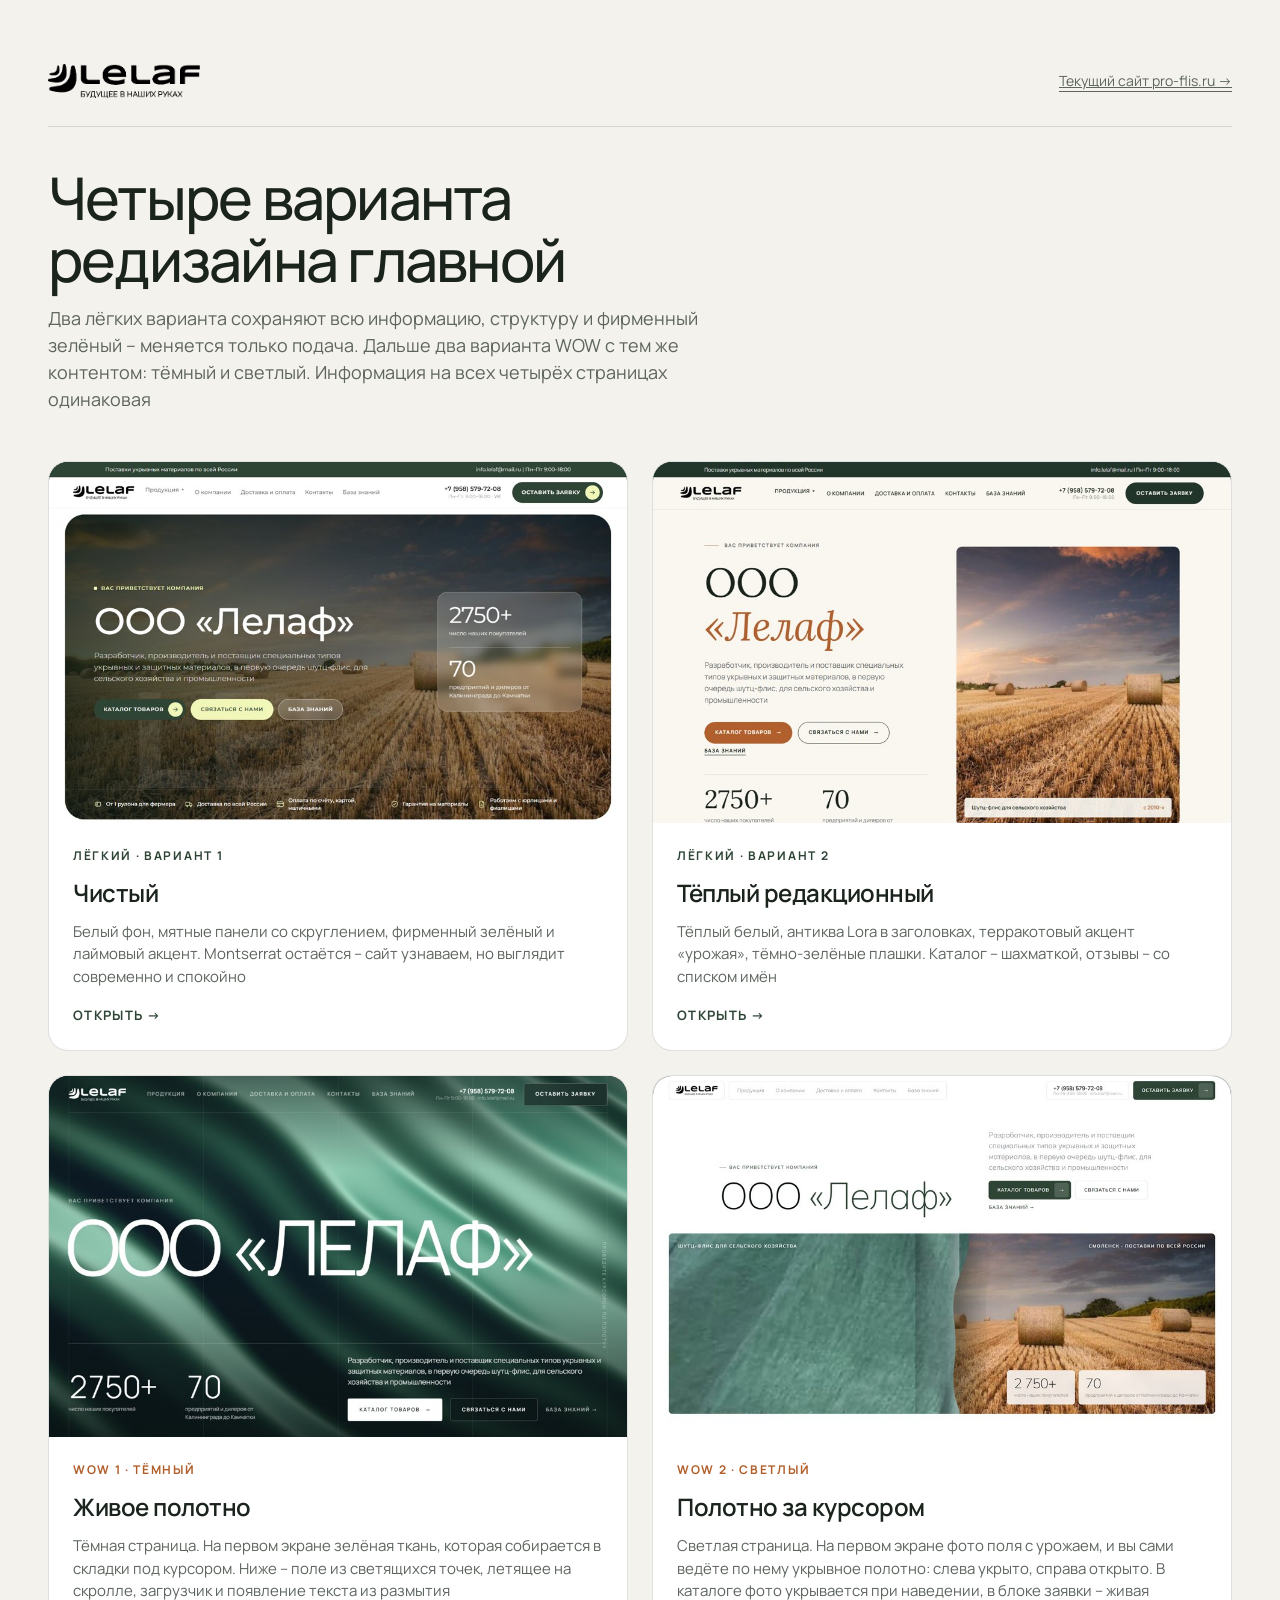
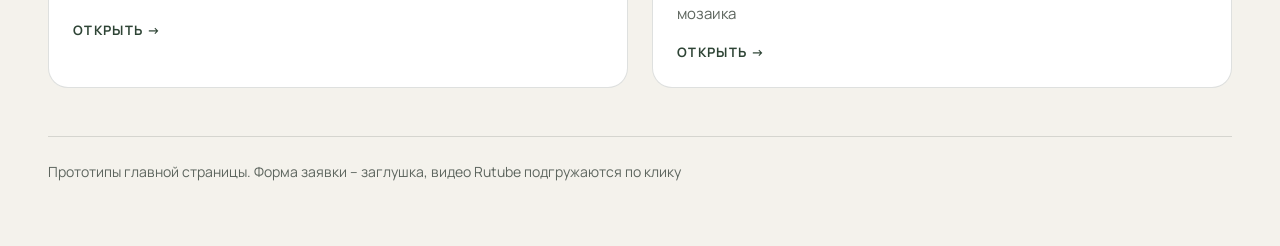
<file: index.html>
<!doctype html>
<html lang="ru">
<head>
<meta charset="utf-8">
<meta name="robots" content="noindex,nofollow">
<meta name="viewport" content="width=device-width,initial-scale=1">
<title>Лелаф – варианты редизайна</title>
<link rel="icon" href="assets/img/favicon.png">
<link rel="preconnect" href="https://fonts.googleapis.com">
<link rel="preconnect" href="https://fonts.gstatic.com" crossorigin>
<link href="https://fonts.googleapis.com/css2?family=Manrope:wght@400..700&display=swap" rel="stylesheet">
<style>
:root{--bg:#f4f2ec;--ink:#1b231d;--muted:#5d655e;--line:rgba(27,35,29,.14);--green:#2e4435}
*{box-sizing:border-box;margin:0}
body{font-family:'Manrope',system-ui,sans-serif;background:var(--bg);color:var(--ink);line-height:1.5;-webkit-font-smoothing:antialiased}
.wrap{max-width:1320px;margin:0 auto;padding:clamp(28px,5vw,72px) clamp(16px,4vw,48px)}
header{display:flex;justify-content:space-between;align-items:center;gap:20px;flex-wrap:wrap;padding-bottom:28px;border-bottom:1px solid var(--line)}
header img{height:34px}
header a{font-size:14px;color:var(--muted);border-bottom:1px solid currentColor}
h1{font-size:clamp(32px,4.6vw,64px);font-weight:500;letter-spacing:-.03em;line-height:1.05;margin:40px 0 14px;max-width:18ch}
.lead{color:var(--muted);font-size:18px;max-width:62ch}
.grid{display:grid;grid-template-columns:repeat(2,1fr);gap:24px;margin-top:48px}
.card{background:#fff;border-radius:20px;overflow:hidden;display:flex;flex-direction:column;border:1px solid var(--line);color:inherit;text-decoration:none;transition:transform .5s cubic-bezier(.2,.7,.2,1),border-color .3s}
.card:hover{transform:translateY(-6px);border-color:var(--green)}
.card figure{aspect-ratio:16/10;overflow:hidden;background:#0a1413}
.card img{width:100%;height:100%;object-fit:cover;object-position:top;display:block}
.card div{padding:24px;display:grid;gap:10px;flex:1;align-content:start}
.tag{font-size:12px;font-weight:700;letter-spacing:.14em;text-transform:uppercase;color:var(--green)}
.card.wow .tag,.card.wow2 .tag{color:#b15f2c}
h2{font-size:24px;font-weight:600;letter-spacing:-.02em}
.card p{color:var(--muted);font-size:15px}
.go{margin-top:8px;font-weight:700;font-size:13px;letter-spacing:.1em;text-transform:uppercase;color:var(--green)}
footer{margin-top:48px;padding-top:24px;border-top:1px solid var(--line);color:var(--muted);font-size:14px}
@media (max-width:820px){.grid{grid-template-columns:1fr}}
</style>
</head>
<body>
<div class="wrap">
  <header><img src="assets/img/logo-dark.png" alt="Лелаф"><a href="https://pro-flis.ru/" target="_blank" rel="noopener">Текущий сайт pro-flis.ru →</a></header>
  <h1>Четыре варианта редизайна главной</h1>
  <p class="lead">Два лёгких варианта сохраняют всю информацию, структуру и фирменный зелёный – меняется только подача. Дальше два варианта WOW с тем же контентом: тёмный и светлый. Информация на всех четырёх страницах одинаковая</p>
  <div class="grid">
    <a class="card" href="v1/"><figure><img src="assets/previews/v1.jpg" alt=""></figure><div><span class="tag">Лёгкий · вариант 1</span><h2>Чистый</h2><p>Белый фон, мятные панели со скруглением, фирменный зелёный и лаймовый акцент. Montserrat остаётся – сайт узнаваем, но выглядит современно и спокойно</p><span class="go">Открыть →</span></div></a>
    <a class="card" href="v2/"><figure><img src="assets/previews/v2.jpg" alt=""></figure><div><span class="tag">Лёгкий · вариант 2</span><h2>Тёплый редакционный</h2><p>Тёплый белый, антиква Lora в заголовках, терракотовый акцент «урожая», тёмно-зелёные плашки. Каталог – шахматкой, отзывы – со списком имён</p><span class="go">Открыть →</span></div></a>
    <a class="card wow" href="wow/"><figure><img src="assets/previews/wow.jpg" alt=""></figure><div><span class="tag">WOW 1 · тёмный</span><h2>Живое полотно</h2><p>Тёмная страница. На первом экране зелёная ткань, которая собирается в складки под курсором. Ниже – поле из светящихся точек, летящее на скролле, загрузчик и появление текста из размытия</p><span class="go">Открыть →</span></div></a>
    <a class="card wow2" href="wow2/"><figure><img src="assets/previews/wow2.jpg" alt=""></figure><div><span class="tag">WOW 2 · светлый</span><h2>Полотно за курсором</h2><p>Светлая страница. На первом экране фото поля с урожаем, и вы сами ведёте по нему укрывное полотно: слева укрыто, справа открыто. В каталоге фото укрывается при наведении, в блоке заявки – живая мозаика</p><span class="go">Открыть →</span></div></a>
  </div>
  <footer>Прототипы главной страницы. Форма заявки – заглушка, видео Rutube подгружаются по клику</footer>
</div>
</body>
</html>
</file>
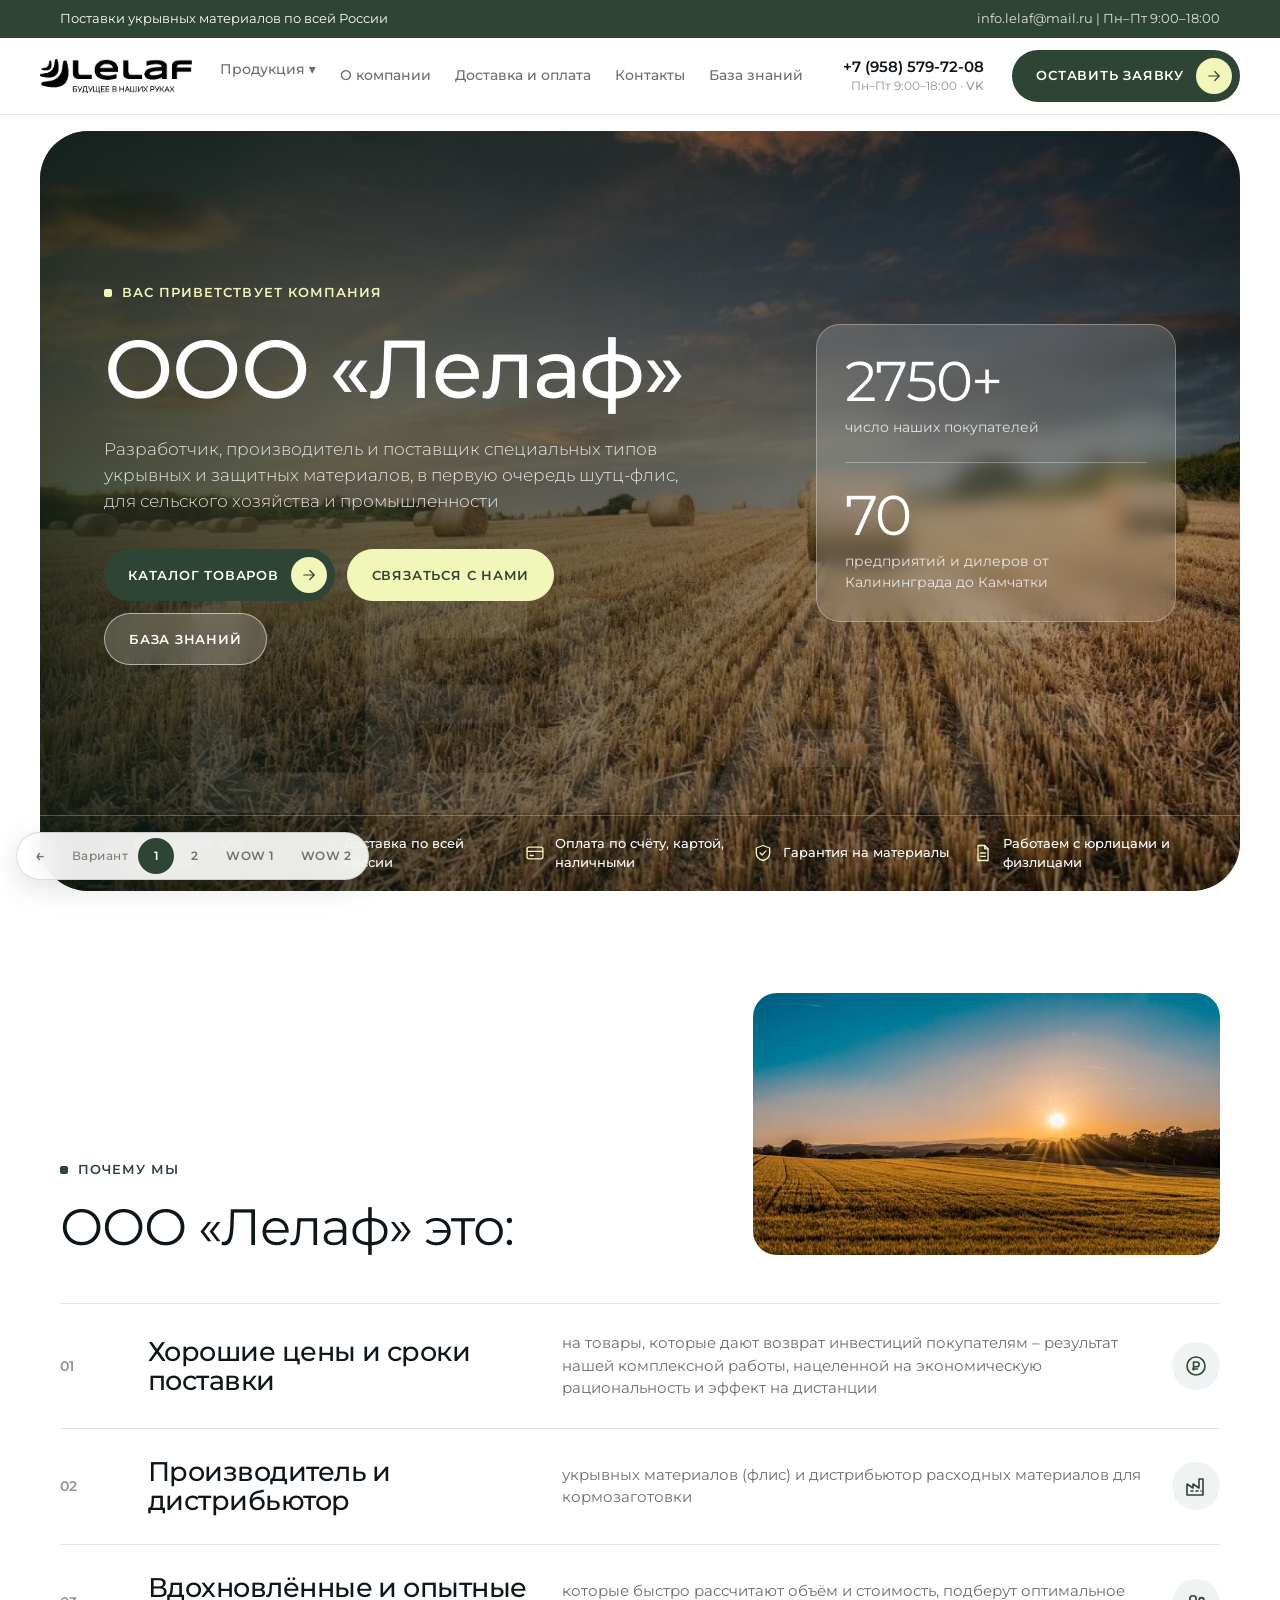
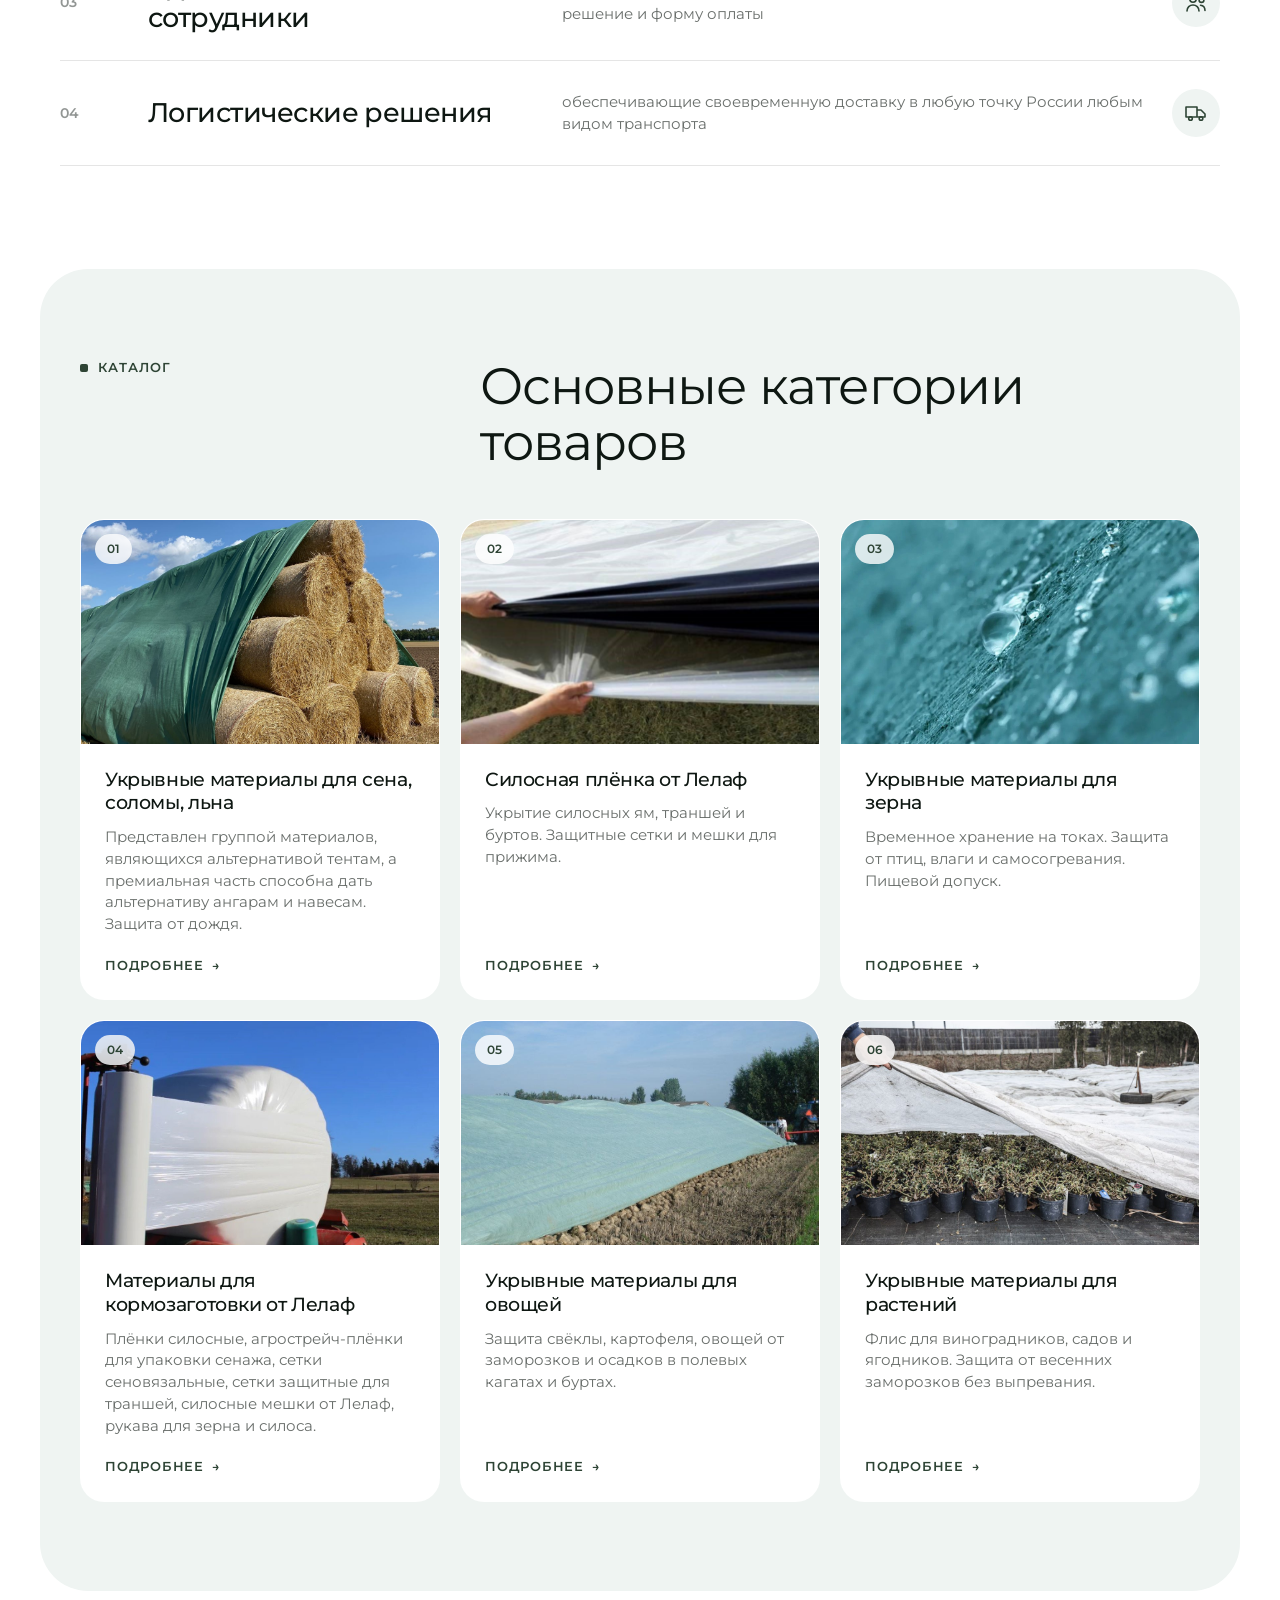
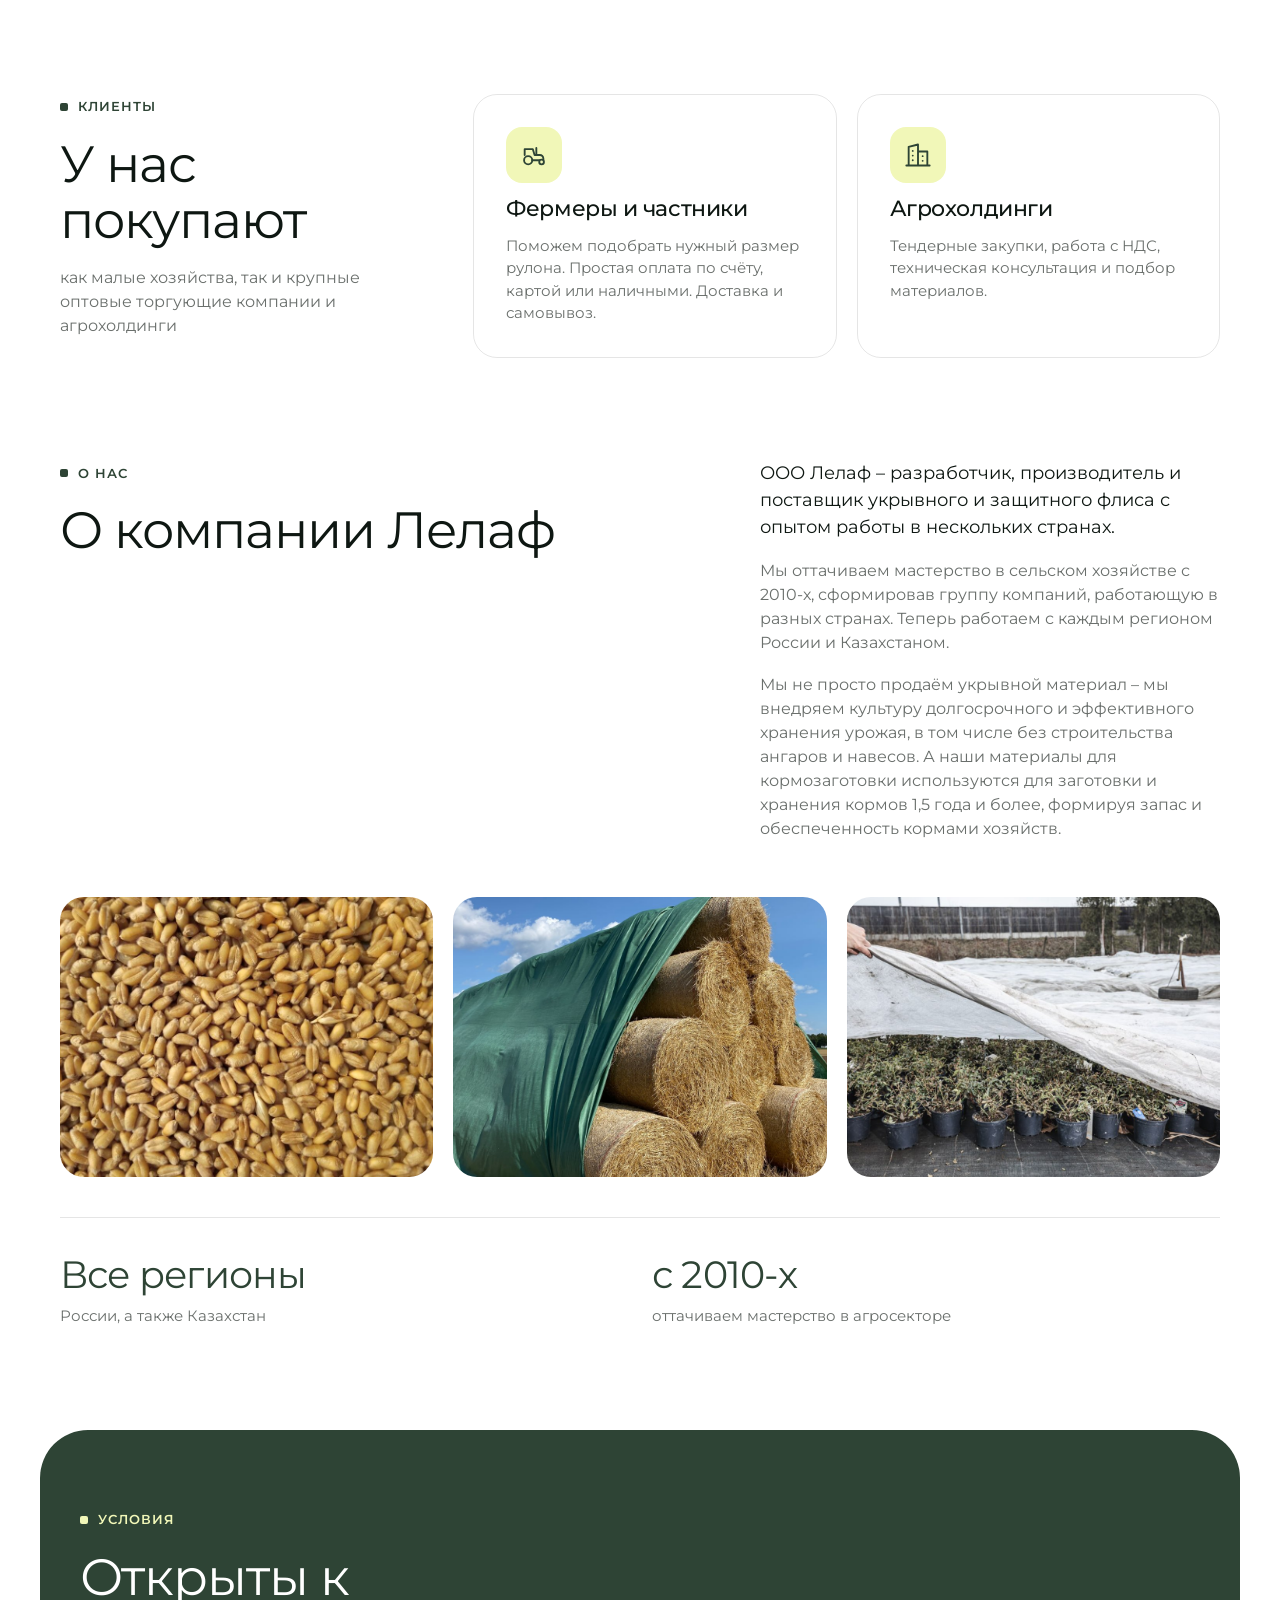
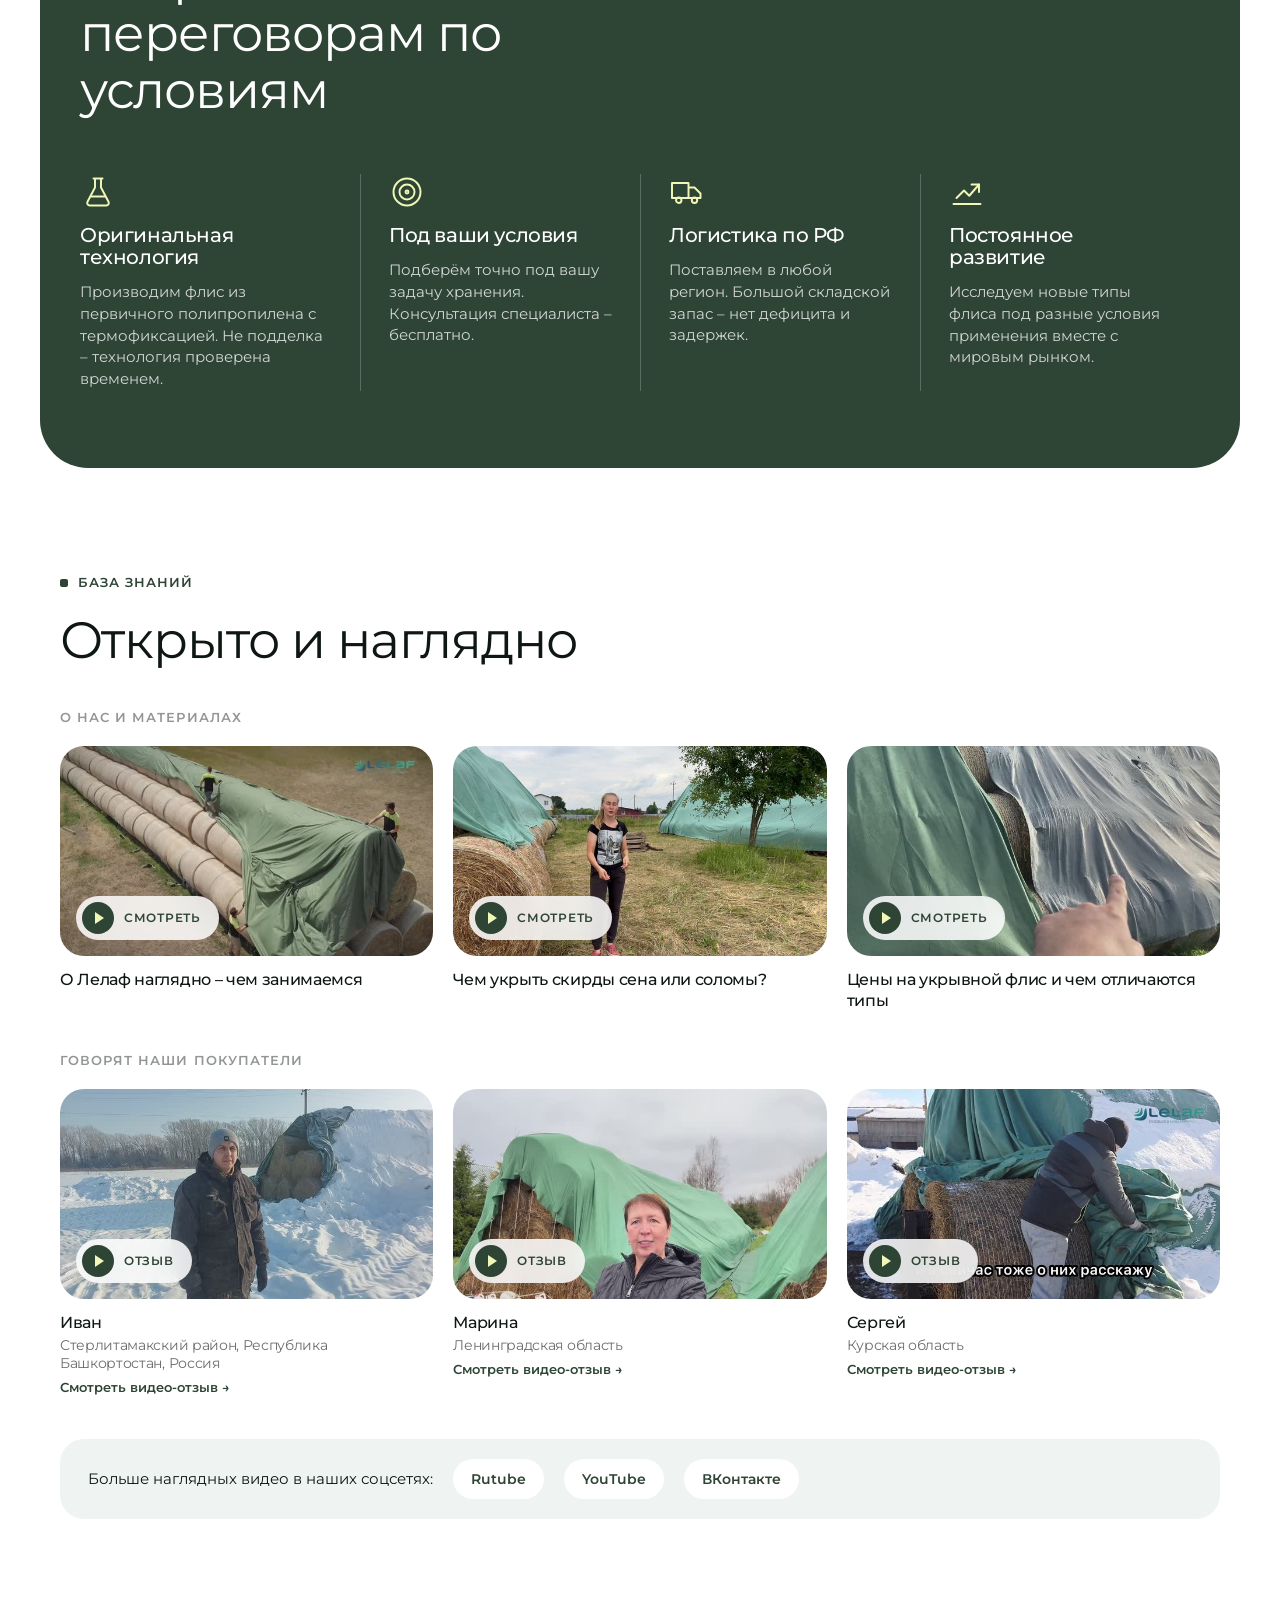
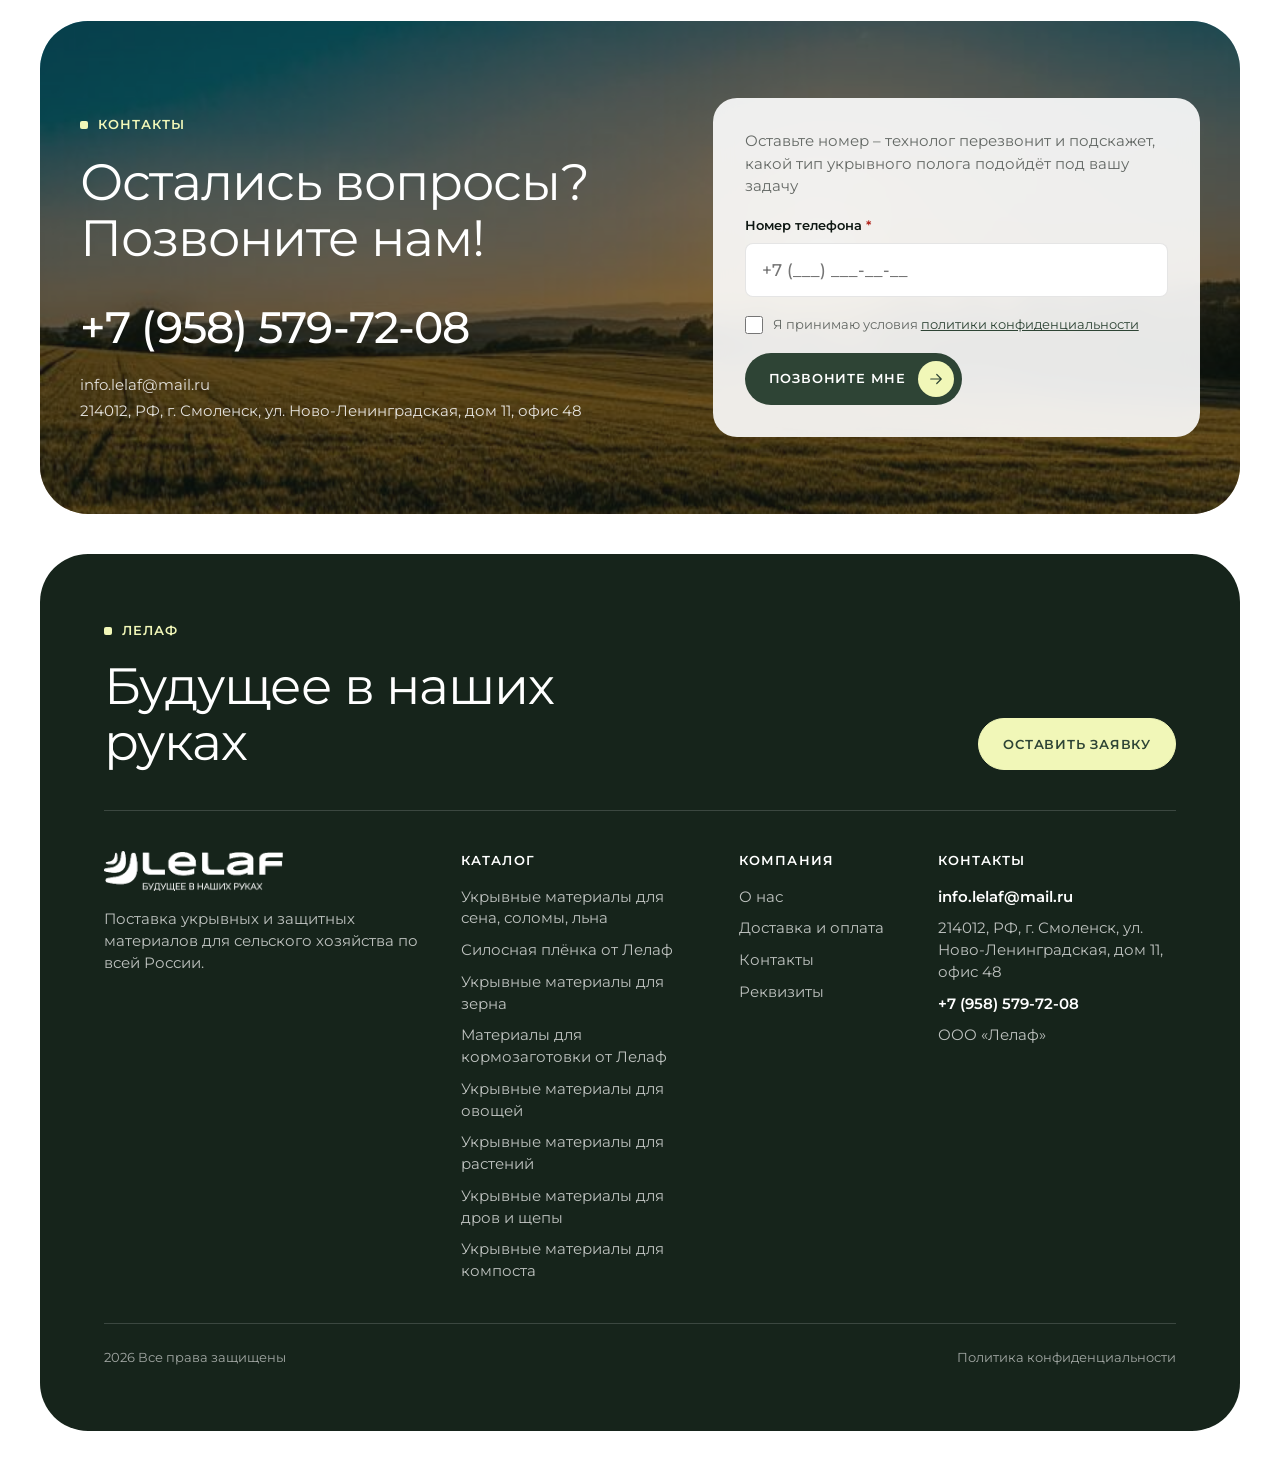
<file: v1/index.html>
<!doctype html>
<html lang="ru">
<head>
<meta charset="utf-8">
<meta name="robots" content="noindex,nofollow">
<meta name="viewport" content="width=device-width,initial-scale=1">
<title>Лелаф – укрывные и защитные материалы для сельского хозяйства</title>
<link rel="icon" href="../assets/img/favicon.png">
<link rel="preconnect" href="https://fonts.googleapis.com">
<link rel="preconnect" href="https://fonts.gstatic.com" crossorigin>
<link href="https://fonts.googleapis.com/css2?family=Montserrat:wght@300..700&display=swap" rel="stylesheet">
<style>
/* Вариант 1 · GetLayers: Style dantora-style (re-typed to Montserrat, accent moved to brand green)
   compositions: lumora-hero · lumora-services · vexon-showcase · artist-about · lumora-stats · baseline-footer */
:root{
  --gl-bg:#ffffff; --gl-bg-alt:#eff4f2; --gl-surface:#e5f1ed;
  --gl-ink:#0e1712; --gl-ink-muted:rgba(14,23,18,.62); --gl-ink-subtle:rgba(14,23,18,.45);
  --gl-accent:#2e4435; --gl-accent-ink:#ffffff; --gl-lime:#f1f7b8;
  --gl-line:rgba(0,0,0,.1);
  --gl-font:'Montserrat',ui-sans-serif,system-ui,-apple-system,sans-serif;
  --gl-radius:8px; --gl-radius-lg:24px; --gl-radius-xl:48px; --gl-pill:46px;
  --gl-ease:cubic-bezier(.2,0,0,1); --gl-duration-fast:150ms; --gl-duration-slow:900ms;
  --wrap:1240px; --gut:clamp(16px,4vw,40px);
}
*{box-sizing:border-box;margin:0}
html{scroll-behavior:smooth;scroll-padding-top:96px}
body{font-family:var(--gl-font);background:var(--gl-bg);color:var(--gl-ink);font-size:16px;line-height:1.5;font-weight:400;-webkit-font-smoothing:antialiased}
img{display:block;max-width:100%}
a{color:inherit;text-decoration:none}
.wrap{max-width:var(--wrap);margin:0 auto;padding:0 var(--gut)}
.eyebrow{font-size:13px;font-weight:600;letter-spacing:.08em;text-transform:uppercase;color:var(--gl-accent);display:inline-flex;align-items:center;gap:10px}
.eyebrow::before{content:"";width:8px;height:8px;border-radius:2px;background:var(--gl-accent)}
h1,h2,h3{font-weight:500;line-height:1.1;letter-spacing:-.02em}
h2{font-size:clamp(30px,4vw,52px);font-weight:400}
section{padding:clamp(56px,8vw,112px) 0}
.ico{width:24px;height:24px;stroke:currentColor;fill:none;stroke-width:1.6;stroke-linecap:round;stroke-linejoin:round;flex:none}

/* pills */
.btn{display:inline-flex;align-items:center;gap:12px;height:52px;padding:0 8px 0 24px;border-radius:var(--gl-pill);font:600 13px/1 var(--gl-font);letter-spacing:.06em;text-transform:uppercase;transition:background var(--gl-duration-fast) var(--gl-ease),color var(--gl-duration-fast) var(--gl-ease);cursor:pointer;border:0;white-space:nowrap}
.btn i{width:36px;height:36px;border-radius:50%;display:grid;place-items:center;font-style:normal;transition:transform .4s var(--gl-ease)}
.btn:hover i{transform:translateX(3px)}
.btn-primary{background:var(--gl-accent);color:var(--gl-accent-ink)}
.btn-primary i{background:var(--gl-lime);color:var(--gl-accent)}
.btn-primary:hover{background:#1f3126}
.btn-lime{background:var(--gl-lime);color:var(--gl-accent);padding:0 24px;border:1px solid var(--gl-lime)}
.btn-lime:hover{background:#e7f09a}
.btn-glass{background:rgba(255,255,255,.18);color:#fff;padding:0 24px;border:1px solid rgba(255,255,255,.55);backdrop-filter:blur(10px)}
.btn-glass:hover{background:rgba(255,255,255,.32)}

/* top strip + header */
.strip{background:var(--gl-accent);color:#fff;font-size:13px}
.strip .wrap{display:flex;justify-content:space-between;gap:16px;padding-top:9px;padding-bottom:9px}
.strip span:last-child{opacity:.85}
header{position:sticky;top:0;z-index:50;background:rgba(255,255,255,.8);backdrop-filter:blur(10px);-webkit-backdrop-filter:blur(10px);border-bottom:1px solid var(--gl-line)}
header .wrap{display:flex;align-items:center;gap:28px;height:76px;max-width:1400px;white-space:nowrap}
.logo{flex:none}.logo img{height:34px;width:auto}
nav{display:flex;gap:24px;font-size:14px;font-weight:500;margin-right:auto}
nav a{position:relative;padding:6px 0;color:var(--gl-ink-muted);transition:color var(--gl-duration-fast) var(--gl-ease)}
nav a:hover{color:var(--gl-accent)}
.has-sub{position:relative}
.sub{position:absolute;top:100%;left:-16px;min-width:340px;background:#fff;border:1px solid var(--gl-line);border-radius:var(--gl-radius-lg);padding:10px;display:grid;opacity:0;visibility:hidden;transform:translateY(6px);transition:all .25s var(--gl-ease)}
.has-sub:hover .sub,.has-sub:focus-within .sub{opacity:1;visibility:visible;transform:none}
.sub a{padding:10px 14px;border-radius:12px;color:var(--gl-ink)}
.sub a:hover{background:var(--gl-bg-alt)}
.hd-contact{display:flex;flex-direction:column;align-items:flex-end;font-size:12px;color:var(--gl-ink-subtle);line-height:1.35}
.hd-contact a{font-size:15px;font-weight:600;color:var(--gl-ink)}
.burger{display:none;width:44px;height:44px;border-radius:50%;border:1px solid var(--gl-line);background:#fff;cursor:pointer;place-items:center}

/* hero · lumora-hero */
.hero{padding:16px var(--gut) 0}
.hero-panel{position:relative;max-width:1400px;margin:0 auto;border-radius:var(--gl-radius-xl);overflow:hidden;color:#fff;min-height:min(760px,calc(100vh - 140px));display:flex;flex-direction:column;isolation:isolate}
.hero-panel>img{position:absolute;inset:0;width:100%;height:100%;object-fit:cover;z-index:-2;transform:scale(1.06);transition:transform 2.4s var(--gl-ease)}
.ready .hero-panel>img{transform:none}
.hero-panel::before{content:"";position:absolute;inset:0;z-index:-1;background:linear-gradient(100deg,rgba(14,28,20,.82) 0%,rgba(14,28,20,.5) 52%,rgba(14,28,20,.22) 100%)}
.wm{position:absolute;left:50%;bottom:64px;transform:translateX(-50%);font-size:min(24vw,340px);font-weight:700;letter-spacing:-.04em;line-height:.8;color:rgba(255,255,255,.07);z-index:-1;pointer-events:none;user-select:none}
.hero-grid{flex:1;display:grid;grid-template-columns:7fr 5fr;gap:40px;align-items:center;padding:clamp(32px,5vw,72px)}
.hero .eyebrow{color:var(--gl-lime)}.hero .eyebrow::before{background:var(--gl-lime)}
.hero h1{font-size:clamp(44px,6.4vw,92px);font-weight:500;margin:20px 0 22px}
.hero p.lead{font-size:clamp(16px,1.35vw,19px);max-width:56ch;color:rgba(255,255,255,.86);font-weight:300}
.hero-cta{display:flex;flex-wrap:wrap;gap:12px;margin-top:36px}
.hero-card{justify-self:end;width:min(100%,360px);background:rgba(255,255,255,.16);border:1px solid rgba(255,255,255,.3);backdrop-filter:blur(10px);-webkit-backdrop-filter:blur(10px);border-radius:var(--gl-radius-lg);padding:28px;display:grid;gap:24px}
.stat b{display:block;font-size:56px;font-weight:400;line-height:1;letter-spacing:-.03em}
.stat span{display:block;margin-top:8px;font-size:14px;color:rgba(255,255,255,.8)}
.hero-card hr{border:0;border-top:1px solid rgba(255,255,255,.3)}
.rail{border-top:1px solid rgba(255,255,255,.25);display:grid;grid-template-columns:repeat(5,auto);justify-content:space-between;gap:12px 24px;padding:18px clamp(32px,5vw,72px);font-size:13px;font-weight:500}
.rail div{display:flex;align-items:center;gap:10px}
.rail .ico{width:20px;height:20px;color:var(--gl-lime)}

/* это · lumora-services */
.svc-head{display:grid;grid-template-columns:7fr 5fr;gap:40px;align-items:end;margin-bottom:48px}
.svc-head h2{margin-top:18px}
.svc-head figure{border-radius:var(--gl-radius-lg);overflow:hidden;aspect-ratio:16/9}
.svc-head img{width:100%;height:100%;object-fit:cover}
.row{display:grid;grid-template-columns:64px 4fr 6fr 48px;gap:24px;align-items:center;padding:28px 0;border-top:1px solid var(--gl-line);transition:padding var(--gl-duration-fast) var(--gl-ease)}
.row:last-child{border-bottom:1px solid var(--gl-line)}
.row .n{font-size:14px;font-weight:600;color:var(--gl-ink-subtle)}
.row h3{font-size:clamp(20px,2.1vw,28px);font-weight:500}
.row p{color:var(--gl-ink-muted);font-size:15px}
.row .g{width:48px;height:48px;border-radius:50%;background:var(--gl-bg-alt);color:var(--gl-accent);display:grid;place-items:center;transition:background var(--gl-duration-fast) var(--gl-ease),color var(--gl-duration-fast) var(--gl-ease)}
.row:hover .g{background:var(--gl-accent);color:var(--gl-lime)}

/* каталог · vexon-showcase */
.panel{background:var(--gl-bg-alt);border-radius:var(--gl-radius-xl);margin:0 var(--gut);padding:clamp(56px,7vw,96px) 0}
.cat-head{display:grid;grid-template-columns:4fr 8fr;gap:40px;margin-bottom:48px;align-items:start}
.cat-head p{color:var(--gl-ink-muted);margin-top:18px;max-width:60ch}
.cards{display:grid;grid-template-columns:repeat(3,1fr);gap:20px}
.card{background:#fff;border-radius:var(--gl-radius-lg);overflow:hidden;display:flex;flex-direction:column;border:1px solid transparent;transition:border-color var(--gl-duration-fast) var(--gl-ease)}
.card:hover{border-color:var(--gl-accent)}
.card figure{position:relative;aspect-ratio:16/10;overflow:hidden}
.card img{width:100%;height:100%;object-fit:cover;transition:transform 1.2s var(--gl-ease)}
.card:hover img{transform:scale(1.05)}
.card .tag{position:absolute;top:14px;left:14px;background:rgba(255,255,255,.8);backdrop-filter:blur(10px);border-radius:var(--gl-pill);padding:6px 12px;font-size:12px;font-weight:600;color:var(--gl-accent)}
.card-b{padding:24px;display:flex;flex-direction:column;gap:12px;flex:1}
.card h3{font-size:19px;line-height:1.25}
.card p{font-size:14.5px;color:var(--gl-ink-muted)}
.more{margin-top:auto;padding-top:8px;font-size:13px;font-weight:600;letter-spacing:.06em;text-transform:uppercase;color:var(--gl-accent);display:inline-flex;gap:8px;align-items:center}
.more span{transition:transform .3s var(--gl-ease)}.card:hover .more span{transform:translateX(4px)}

/* покупатели */
.buy{display:grid;grid-template-columns:4fr 8fr;gap:40px}
.buy .lead{color:var(--gl-ink-muted);margin-top:18px}
.buy-cards{display:grid;grid-template-columns:1fr 1fr;gap:20px}
.buy-card{border:1px solid var(--gl-line);border-radius:var(--gl-radius-lg);padding:32px;display:grid;gap:14px;align-content:start}
.buy-card .g{width:56px;height:56px;border-radius:16px;background:var(--gl-lime);color:var(--gl-accent);display:grid;place-items:center}
.buy-card h3{font-size:22px}
.buy-card p{color:var(--gl-ink-muted);font-size:15px}

/* о компании · artist-about */
.about-top{display:grid;grid-template-columns:7fr 5fr;gap:56px;margin-bottom:56px}
.about-top h2{margin-top:18px}
.about-top .txt{display:grid;gap:18px;color:var(--gl-ink-muted);align-content:start}
.about-top .txt p:first-child{color:var(--gl-ink);font-size:18px}
.trip{display:grid;grid-template-columns:repeat(3,1fr);gap:20px}
.trip figure{border-radius:var(--gl-radius-lg);overflow:hidden;aspect-ratio:4/3}
.trip img{width:100%;height:100%;object-fit:cover}
.ledger{display:grid;grid-template-columns:repeat(2,1fr);gap:24px;border-top:1px solid var(--gl-line);margin-top:40px;padding-top:28px}
.ledger b{display:block;font-size:clamp(26px,3vw,40px);font-weight:400;color:var(--gl-accent);letter-spacing:-.02em}
.ledger span{color:var(--gl-ink-muted);font-size:15px}

/* условия · lumora-stats */
.inv{background:var(--gl-accent);color:#fff;border-radius:var(--gl-radius-xl);margin:0 var(--gut);padding:clamp(40px,6vw,88px) 0}
.inv .eyebrow{color:var(--gl-lime)}.inv .eyebrow::before{background:var(--gl-lime)}
.inv h2{margin:18px 0 56px;max-width:18ch}
.adv{display:grid;grid-template-columns:repeat(4,1fr);gap:0}
.adv>div{padding:0 28px;border-left:1px solid rgba(255,255,255,.22);display:grid;gap:14px;align-content:start}
.adv>div:first-child{padding-left:0;border-left:0}
.adv .ico{width:36px;height:36px;color:var(--gl-lime);stroke-width:1.3}
.adv h3{font-size:20px}
.adv p{font-size:14.5px;color:rgba(255,255,255,.78)}

/* видео */
.vid-head{display:flex;justify-content:space-between;align-items:end;gap:24px;flex-wrap:wrap;margin-bottom:40px}
.sublabel{font-size:13px;font-weight:600;letter-spacing:.08em;text-transform:uppercase;color:var(--gl-ink-subtle);margin:40px 0 18px}
.vids{display:grid;grid-template-columns:repeat(3,1fr);gap:20px}
.vid button{all:unset;cursor:pointer;display:block;width:100%;position:relative;border-radius:var(--gl-radius-lg);overflow:hidden;aspect-ratio:16/9;background:#0e1712}
.vid button:focus-visible{outline:2px solid var(--gl-accent);outline-offset:3px}
.vid img{width:100%;height:100%;object-fit:cover;transition:transform 1.2s var(--gl-ease),opacity .3s}
.vid button:hover img{transform:scale(1.05);opacity:.85}
.vid .play{position:absolute;left:16px;bottom:16px;height:44px;padding:0 18px 0 6px;border-radius:var(--gl-pill);background:rgba(255,255,255,.85);backdrop-filter:blur(10px);display:flex;align-items:center;gap:10px;font-size:12px;font-weight:600;letter-spacing:.06em;text-transform:uppercase;color:var(--gl-accent)}
.vid .play i{width:32px;height:32px;border-radius:50%;background:var(--gl-accent);display:grid;place-items:center}
.vid .play i::after{content:"";border-left:9px solid var(--gl-lime);border-top:6px solid transparent;border-bottom:6px solid transparent;margin-left:3px}
.vid iframe{position:absolute;inset:0;width:100%;height:100%;border:0}
.vid h3{font-size:16px;font-weight:500;margin-top:14px;line-height:1.3}
.vid h3 small{display:block;font-size:14px;font-weight:400;color:var(--gl-ink-muted);margin-top:2px}
.vid a{font-size:13px;font-weight:600;color:var(--gl-accent);display:inline-block;margin-top:6px}
.soc{margin-top:40px;background:var(--gl-bg-alt);border-radius:var(--gl-radius-lg);padding:20px 28px;display:flex;flex-wrap:wrap;gap:12px 20px;align-items:center;font-size:15px}
.soc a{display:inline-flex;align-items:center;height:40px;padding:0 18px;border-radius:var(--gl-pill);background:#fff;font-weight:600;font-size:14px;color:var(--gl-accent);transition:background var(--gl-duration-fast) var(--gl-ease)}
.soc a:hover{background:var(--gl-lime)}

/* заявка */
.contact{position:relative;border-radius:var(--gl-radius-xl);margin:0 var(--gut);overflow:hidden;isolation:isolate;padding:clamp(40px,6vw,96px) 0}
.contact>img{position:absolute;inset:0;width:100%;height:100%;object-fit:cover;z-index:-2}
.contact::before{content:"";position:absolute;inset:0;background:rgba(14,28,20,.55);z-index:-1}
.contact-grid{display:grid;grid-template-columns:6fr 5fr;gap:48px;align-items:center;color:#fff}
.contact h2{margin:18px 0 28px}
.contact .eyebrow{color:var(--gl-lime)}.contact .eyebrow::before{background:var(--gl-lime)}
.c-phone{font-size:clamp(28px,3.4vw,44px);font-weight:500;letter-spacing:-.02em;display:block}
.c-meta{margin-top:14px;display:grid;gap:4px;color:rgba(255,255,255,.85);font-size:15px}
form{background:rgba(255,255,255,.9);backdrop-filter:blur(10px);-webkit-backdrop-filter:blur(10px);color:var(--gl-ink);border-radius:var(--gl-radius-lg);padding:32px;display:grid;gap:18px}
form p{font-size:15px;color:var(--gl-ink-muted)}
label.f{display:grid;gap:8px;font-size:13px;font-weight:600}
label.f span em{color:#b3261e;font-style:normal}
input[type=tel]{height:54px;border-radius:var(--gl-radius);border:1px solid var(--gl-line);padding:0 16px;font:500 17px var(--gl-font);background:#fff;color:var(--gl-ink);outline:0;transition:border-color var(--gl-duration-fast) var(--gl-ease)}
input[type=tel]:focus{border-color:var(--gl-accent)}
.chk{display:flex;gap:10px;align-items:flex-start;font-size:13px;color:var(--gl-ink-muted)}
.chk input{width:18px;height:18px;margin-top:1px;accent-color:var(--gl-accent)}
.chk a{color:var(--gl-accent);text-decoration:underline}
form .btn{justify-self:start}
.ok{display:none;font-size:14px;font-weight:600;color:var(--gl-accent)}

/* footer · baseline-footer */
footer{padding:var(--gut)}
.ft{background:#16241b;color:#fff;border-radius:var(--gl-radius-xl);padding:clamp(32px,5vw,72px)}
.ft-cta{display:flex;justify-content:space-between;align-items:end;gap:24px;flex-wrap:wrap;padding-bottom:40px;border-bottom:1px solid rgba(255,255,255,.16)}
.ft-cta h2{margin-top:16px;max-width:16ch}
.ft .eyebrow{color:var(--gl-lime)}.ft .eyebrow::before{background:var(--gl-lime)}
.ft-grid{display:grid;grid-template-columns:4fr 3fr 2fr 3fr;gap:40px;padding:40px 0;border-bottom:1px solid rgba(255,255,255,.16)}
.ft-grid img{height:40px;width:auto;margin-bottom:18px}
.ft-grid p,.ft-grid li,.ft-grid address{font-size:14.5px;color:rgba(255,255,255,.72);font-style:normal}
.ft-grid h4{font-size:13px;font-weight:600;letter-spacing:.08em;text-transform:uppercase;margin-bottom:16px}
.ft-grid ul{list-style:none;padding:0;display:grid;gap:10px}
.ft-grid a:hover{color:var(--gl-lime)}
.ft-grid address a{display:block;color:#fff;font-weight:600;margin:10px 0}
.ft-meta{display:flex;justify-content:space-between;gap:16px;flex-wrap:wrap;padding-top:24px;font-size:13px;color:rgba(255,255,255,.6)}

/* reveal · blur-and-rise, одна лексика на всё */
.rv{opacity:0;transform:translateY(18px);filter:blur(10px);transition:opacity var(--gl-duration-slow) var(--gl-ease),transform var(--gl-duration-slow) var(--gl-ease),filter var(--gl-duration-slow) var(--gl-ease);transition-delay:calc(var(--i,0)*90ms)}
.rv.in{opacity:1;transform:none;filter:none}
@media (prefers-reduced-motion:reduce){.rv{transform:none;filter:none;transition:opacity .4s}.hero-panel>img{transform:none;transition:none}html{scroll-behavior:auto}}

@media (max-width:1080px){
  nav,.hd-contact{display:none}.burger{display:grid;margin-left:auto}
  header.open nav{display:grid;position:absolute;top:100%;left:0;right:0;background:#fff;padding:20px var(--gut);gap:6px;border-bottom:1px solid var(--gl-line);font-size:16px}
  header.open .sub{position:static;opacity:1;visibility:visible;transform:none;border:0;padding:0 0 0 12px;min-width:0}
  .hero-grid,.svc-head,.cat-head,.buy,.about-top,.contact-grid{grid-template-columns:1fr}
  .hero-card{justify-self:start;grid-template-columns:1fr 1fr;width:100%}.hero-card hr{display:none}
  .rail{grid-template-columns:1fr 1fr}
  .cards,.vids{grid-template-columns:1fr 1fr}
  .adv{grid-template-columns:1fr 1fr;gap:36px 0}.adv>div:nth-child(3){padding-left:0;border-left:0}
  .ft-grid{grid-template-columns:1fr 1fr}
  .row{grid-template-columns:40px 1fr 48px}.row p{grid-column:2/3;grid-row:2}
}
@media (max-width:640px){
  .strip span:last-child{display:none}
  header .btn{display:none}
  .hero-panel,.panel,.inv,.contact,.ft{border-radius:28px}
  .cards,.vids,.buy-cards,.trip,.rail,.ft-grid{grid-template-columns:1fr}
  .adv{grid-template-columns:1fr}.adv>div{padding:0;border-left:0}
  .stat b{font-size:40px}
  .trip figure:nth-child(n+2){display:none}
  .wm{bottom:160px}
}
</style>
</head>
<body>
<svg width="0" height="0" style="position:absolute" aria-hidden="true">
  <symbol id="i-roll" viewBox="0 0 24 24"><ellipse cx="7" cy="12" rx="3" ry="6"/><path d="M7 6h10c1.7 0 3 2.7 3 6s-1.3 6-3 6H7"/><circle cx="7" cy="12" r=".8"/></symbol>
  <symbol id="i-truck" viewBox="0 0 24 24"><path d="M2 6h11v10H2zM13 9h4l4 4v3h-8z"/><circle cx="6.5" cy="17.5" r="1.8"/><circle cx="17" cy="17.5" r="1.8"/></symbol>
  <symbol id="i-card" viewBox="0 0 24 24"><rect x="2.5" y="5" width="19" height="14" rx="2.5"/><path d="M2.5 10h19M6 15h4"/></symbol>
  <symbol id="i-shield" viewBox="0 0 24 24"><path d="M12 3l8 3v6c0 4.5-3.2 7.8-8 9-4.800-1.200-8-4.500-8-9V6z"/><path d="M8.500 12l2.500 2.500 4.500-5"/></symbol>
  <symbol id="i-doc" viewBox="0 0 24 24"><path d="M6 3h8l4 4v14H6z"/><path d="M14 3v4h4M9 12h6M9 16h6"/></symbol>
  <symbol id="i-coin" viewBox="0 0 24 24"><circle cx="12" cy="12" r="9"/><path d="M9.500 16V8h3.200a2.400 2.400 0 010 4.800H9.500M8.500 15h5"/></symbol>
  <symbol id="i-factory" viewBox="0 0 24 24"><path d="M3 21V10l6 4v-4l6 4V5h4v16z"/><path d="M7 17h2M12 17h2M17 17h0"/></symbol>
  <symbol id="i-team" viewBox="0 0 24 24"><circle cx="9" cy="8" r="3.200"/><path d="M3 20c0-3.500 2.700-6 6-6s6 2.500 6 6"/><circle cx="17.500" cy="9" r="2.400"/><path d="M16.500 14.200c2.700.3 4.500 2.500 4.500 5.300"/></symbol>
  <symbol id="i-lab" viewBox="0 0 24 24"><path d="M9 3h6M10 3v6l-5 9.500A1.700 1.700 0 006.500 21h11a1.700 1.700 0 001.500-2.500L14 9V3"/><path d="M7.500 15h9"/></symbol>
  <symbol id="i-target" viewBox="0 0 24 24"><circle cx="12" cy="12" r="9"/><circle cx="12" cy="12" r="5"/><circle cx="12" cy="12" r="1"/></symbol>
  <symbol id="i-chart" viewBox="0 0 24 24"><path d="M3 20h18M5 16l5-5 3.500 3.500L20 7"/><path d="M15 7h5v5"/></symbol>
  <symbol id="i-tractor" viewBox="0 0 24 24"><circle cx="7" cy="16.500" r="3.500"/><circle cx="18.500" cy="18" r="2"/><path d="M4 12V7h7l1.500 5H17a3 3 0 013 3v1M10.500 16.500h6M14 12V6"/></symbol>
  <symbol id="i-building" viewBox="0 0 24 24"><path d="M4 21V5l8-2v18M12 9h8v12M2 21h20M7.500 8.500v0M7.500 12.500v0M7.500 16.500v0M16 13v0M16 17v0"/></symbol>
  <symbol id="i-arrow" viewBox="0 0 24 24"><path d="M5 12h14M13 6l6 6-6 6"/></symbol>
</svg>

<div class="strip"><div class="wrap"><span>Поставки укрывных материалов по всей России</span><span>info.lelaf@mail.ru | Пн–Пт 9:00–18:00</span></div></div>

<header id="hd">
  <div class="wrap">
    <a class="logo" href="#top" aria-label="Лелаф"><img src="../assets/img/logo-dark.png" alt="Лелаф" width="393" height="88"></a>
    <nav>
      <div class="has-sub"><a href="#catalog">Продукция ▾</a>
        <div class="sub">
          <a href="https://pro-flis.ru/soloma/">Укрывные материалы для сена, соломы, льна</a>
          <a href="https://pro-flis.ru/silos/">Силосная плёнка от Лелаф</a>
          <a href="https://pro-flis.ru/zerno/">Укрывные материалы для зерна</a>
          <a href="https://pro-flis.ru/materialy-dlya-kormozagotovki-ot-lelaf/">Материалы для кормозаготовки от Лелаф</a>
          <a href="https://pro-flis.ru/svekla/">Укрывные материалы для овощей</a>
          <a href="https://pro-flis.ru/rasteniye/">Укрывные материалы для растений</a>
          <a href="https://pro-flis.ru/shepa/">Укрывные материалы для дров и щепы</a>
          <a href="https://pro-flis.ru/kompost/">Укрывные материалы для компоста</a>
        </div>
      </div>
      <a href="https://pro-flis.ru/o-kompanii/">О компании</a>
      <a href="https://pro-flis.ru/dostavka-i-oplata/">Доставка и оплата</a>
      <a href="#zayavka">Контакты</a>
      <a href="#video">База знаний</a>
    </nav>
    <div class="hd-contact"><a href="tel:+79585797208">+7 (958) 579-72-08</a><span>Пн–Пт 9:00–18:00 · <a href="https://vk.com/ukryvnoj_flis" style="font-size:12px;font-weight:500;color:inherit">VK</a></span></div>
    <a class="btn btn-primary" href="#zayavka">Оставить заявку <i><svg class="ico" style="width:18px;height:18px"><use href="#i-arrow"/></svg></i></a>
    <button class="burger" aria-label="Меню" onclick="hd.classList.toggle('open')"><svg class="ico"><path d="M4 8h16M4 16h16"/></svg></button>
  </div>
</header>

<main id="top">
<section class="hero" style="padding-bottom:0">
  <div class="hero-panel">
    <img src="../assets/img/hero.jpg" alt="Поле с рулонами соломы на закате" fetchpriority="high">
    <div class="wm" aria-hidden="true">LELAF</div>
    <div class="hero-grid">
      <div>
        <span class="eyebrow rv">Вас приветствует компания</span>
        <h1 class="rv" style="--i:1">ООО «Лелаф»</h1>
        <p class="lead rv" style="--i:2">Разработчик, производитель и поставщик специальных типов укрывных и защитных материалов, в первую очередь шутц-флис, для сельского хозяйства и промышленности</p>
        <div class="hero-cta rv" style="--i:3">
          <a class="btn btn-primary" href="#catalog">Каталог товаров <i><svg class="ico" style="width:18px;height:18px"><use href="#i-arrow"/></svg></i></a>
          <a class="btn btn-lime" href="#zayavka">Связаться с нами</a>
          <a class="btn btn-glass" href="#video">База знаний</a>
        </div>
      </div>
      <aside class="hero-card rv" style="--i:4">
        <div class="stat"><b data-count="2750" data-suffix="+">2750+</b><span>число наших покупателей</span></div>
        <hr>
        <div class="stat"><b data-count="70">70</b><span>предприятий и дилеров от Калининграда до Камчатки</span></div>
      </aside>
    </div>
    <div class="rail rv" style="--i:5">
      <div><svg class="ico"><use href="#i-roll"/></svg>От 1 рулона для фермера</div>
      <div><svg class="ico"><use href="#i-truck"/></svg>Доставка по всей России</div>
      <div><svg class="ico"><use href="#i-card"/></svg>Оплата по счёту, картой, наличными</div>
      <div><svg class="ico"><use href="#i-shield"/></svg>Гарантия на материалы</div>
      <div><svg class="ico"><use href="#i-doc"/></svg>Работаем с юрлицами и физлицами</div>
    </div>
  </div>
</section>

<section>
  <div class="wrap">
    <div class="svc-head">
      <div><span class="eyebrow rv">Почему мы</span><h2 class="rv" style="--i:1">ООО «Лелаф» это:</h2></div>
      <figure class="rv" style="--i:2"><img src="../assets/img/field-sun.jpg" alt="Поле на закате" loading="lazy"></figure>
    </div>
    <div class="row rv"><span class="n">01</span><h3>Хорошие цены и сроки поставки</h3><p>на товары, которые дают возврат инвестиций покупателям – результат нашей комплексной работы, нацеленной на экономическую рациональность и эффект на дистанции</p><span class="g"><svg class="ico"><use href="#i-coin"/></svg></span></div>
    <div class="row rv"><span class="n">02</span><h3>Производитель и дистрибьютор</h3><p>укрывных материалов (флис) и дистрибьютор расходных материалов для кормозаготовки</p><span class="g"><svg class="ico"><use href="#i-factory"/></svg></span></div>
    <div class="row rv"><span class="n">03</span><h3>Вдохновлённые и опытные сотрудники</h3><p>которые быстро рассчитают объём и стоимость, подберут оптимальное решение и форму оплаты</p><span class="g"><svg class="ico"><use href="#i-team"/></svg></span></div>
    <div class="row rv"><span class="n">04</span><h3>Логистические решения</h3><p>обеспечивающие своевременную доставку в любую точку России любым видом транспорта</p><span class="g"><svg class="ico"><use href="#i-truck"/></svg></span></div>
  </div>
</section>

<div class="panel" id="catalog">
  <div class="wrap">
    <div class="cat-head">
      <span class="eyebrow rv">Каталог</span>
      <div><h2 class="rv" style="--i:1">Основные категории товаров</h2></div>
    </div>
    <div class="cards">
      <a class="card rv" href="https://pro-flis.ru/soloma/"><figure><img src="../assets/img/cat-seno.jpg" alt="Укрывные материалы для сена, соломы, льна" loading="lazy"><span class="tag">01</span></figure><div class="card-b"><h3>Укрывные материалы для сена, соломы, льна</h3><p>Представлен группой материалов, являющихся альтернативой тентам, а премиальная часть способна дать альтернативу ангарам и навесам. Защита от дождя.</p><span class="more">Подробнее <span>→</span></span></div></a>
      <a class="card rv" style="--i:1" href="https://pro-flis.ru/silos/"><figure><img src="../assets/img/cat-silos.jpg" alt="Силосная плёнка от Лелаф" loading="lazy"><span class="tag">02</span></figure><div class="card-b"><h3>Силосная плёнка от Лелаф</h3><p>Укрытие силосных ям, траншей и буртов. Защитные сетки и мешки для прижима.</p><span class="more">Подробнее <span>→</span></span></div></a>
      <a class="card rv" style="--i:2" href="https://pro-flis.ru/zerno/"><figure><img src="../assets/img/cat-zerno.jpg" alt="Укрывные материалы для зерна" loading="lazy"><span class="tag">03</span></figure><div class="card-b"><h3>Укрывные материалы для зерна</h3><p>Временное хранение на токах. Защита от птиц, влаги и самосогревания. Пищевой допуск.</p><span class="more">Подробнее <span>→</span></span></div></a>
      <a class="card rv" href="https://pro-flis.ru/materialy-dlya-kormozagotovki-ot-lelaf/"><figure><img src="../assets/img/cat-korm.jpg" alt="Материалы для кормозаготовки от Лелаф" loading="lazy"><span class="tag">04</span></figure><div class="card-b"><h3>Материалы для кормозаготовки от Лелаф</h3><p>Плёнки силосные, агрострейч-плёнки для упаковки сенажа, сетки сеновязальные, сетки защитные для траншей, силосные мешки от Лелаф, рукава для зерна и силоса.</p><span class="more">Подробнее <span>→</span></span></div></a>
      <a class="card rv" style="--i:1" href="https://pro-flis.ru/svekla/"><figure><img src="../assets/img/cat-ovoshi.jpg" alt="Укрывные материалы для овощей" loading="lazy"><span class="tag">05</span></figure><div class="card-b"><h3>Укрывные материалы для овощей</h3><p>Защита свёклы, картофеля, овощей от заморозков и осадков в полевых кагатах и буртах.</p><span class="more">Подробнее <span>→</span></span></div></a>
      <a class="card rv" style="--i:2" href="https://pro-flis.ru/rasteniye/"><figure><img src="../assets/img/cat-rasteniya.jpg" alt="Укрывные материалы для растений" loading="lazy"><span class="tag">06</span></figure><div class="card-b"><h3>Укрывные материалы для растений</h3><p>Флис для виноградников, садов и ягодников. Защита от весенних заморозков без выпревания.</p><span class="more">Подробнее <span>→</span></span></div></a>
    </div>
  </div>
</div>

<section>
  <div class="wrap buy">
    <div><span class="eyebrow rv">Клиенты</span><h2 class="rv" style="--i:1;margin-top:18px">У нас покупают</h2><p class="lead rv" style="--i:2">как малые хозяйства, так и крупные оптовые торгующие компании и агрохолдинги</p></div>
    <div class="buy-cards">
      <div class="buy-card rv"><span class="g"><svg class="ico" style="width:28px;height:28px"><use href="#i-tractor"/></svg></span><h3>Фермеры и частники</h3><p>Поможем подобрать нужный размер рулона. Простая оплата по счёту, картой или наличными. Доставка и самовывоз.</p></div>
      <div class="buy-card rv" style="--i:1"><span class="g"><svg class="ico" style="width:28px;height:28px"><use href="#i-building"/></svg></span><h3>Агрохолдинги</h3><p>Тендерные закупки, работа с НДС, техническая консультация и подбор материалов.</p></div>
    </div>
  </div>
</section>

<section style="padding-top:0">
  <div class="wrap">
    <div class="about-top">
      <div><span class="eyebrow rv">О нас</span><h2 class="rv" style="--i:1">О компании Лелаф</h2></div>
      <div class="txt">
        <p class="rv">ООО Лелаф – разработчик, производитель и поставщик укрывного и защитного флиса с опытом работы в нескольких странах.</p>
        <p class="rv" style="--i:1">Мы оттачиваем мастерство в сельском хозяйстве с 2010-х, сформировав группу компаний, работающую в разных странах. Теперь работаем с каждым регионом России и Казахстаном.</p>
        <p class="rv" style="--i:2">Мы не просто продаём укрывной материал – мы внедряем культуру долгосрочного и эффективного хранения урожая, в том числе без строительства ангаров и навесов. А наши материалы для кормозаготовки используются для заготовки и хранения кормов 1,5 года и более, формируя запас и обеспеченность кормами хозяйств.</p>
      </div>
    </div>
    <div class="trip">
      <figure class="rv"><img src="../assets/img/grain.jpg" alt="Зерно" loading="lazy"></figure>
      <figure class="rv" style="--i:1"><img src="../assets/img/cat-seno.jpg" alt="Скирды под укрывным материалом" loading="lazy"></figure>
      <figure class="rv" style="--i:2"><img src="../assets/img/cat-rasteniya.jpg" alt="Флис на растениях" loading="lazy"></figure>
    </div>
    <div class="ledger">
      <div class="rv"><b>Все регионы</b><span>России, а также Казахстан</span></div>
      <div class="rv" style="--i:1"><b>с 2010-х</b><span>оттачиваем мастерство в агросекторе</span></div>
    </div>
  </div>
</section>

<div class="inv">
  <div class="wrap">
    <span class="eyebrow rv">Условия</span>
    <h2 class="rv" style="--i:1">Открыты к переговорам по условиям</h2>
    <div class="adv">
      <div class="rv"><svg class="ico"><use href="#i-lab"/></svg><h3>Оригинальная технология</h3><p>Производим флис из первичного полипропилена с термофиксацией. Не подделка – технология проверена временем.</p></div>
      <div class="rv" style="--i:1"><svg class="ico"><use href="#i-target"/></svg><h3>Под ваши условия</h3><p>Подберём точно под вашу задачу хранения. Консультация специалиста – бесплатно.</p></div>
      <div class="rv" style="--i:2"><svg class="ico"><use href="#i-truck"/></svg><h3>Логистика по РФ</h3><p>Поставляем в любой регион. Большой складской запас – нет дефицита и задержек.</p></div>
      <div class="rv" style="--i:3"><svg class="ico"><use href="#i-chart"/></svg><h3>Постоянное развитие</h3><p>Исследуем новые типы флиса под разные условия применения вместе с мировым рынком.</p></div>
    </div>
  </div>
</div>

<section id="video">
  <div class="wrap">
    <div class="vid-head"><div><span class="eyebrow rv">База знаний</span><h2 class="rv" style="--i:1;margin-top:18px">Открыто и наглядно</h2></div></div>
    <div class="sublabel rv" style="margin-top:0">О нас и материалах</div>
    <div class="vids">
      <div class="vid rv"><button data-v="e922f1316c46080272f89f0c483203a6" aria-label="Смотреть: О Лелаф наглядно"><img src="../assets/img/video-1.jpg" alt="" loading="lazy"><span class="play"><i></i>Смотреть</span></button><h3>О Лелаф наглядно – чем занимаемся</h3></div>
      <div class="vid rv" style="--i:1"><button data-v="bae64e5ea3198bd5eb1986ec77b2d10b" aria-label="Смотреть: Чем укрыть скирды"><img src="../assets/img/video-2.jpg" alt="" loading="lazy"><span class="play"><i></i>Смотреть</span></button><h3>Чем укрыть скирды сена или соломы?</h3></div>
      <div class="vid rv" style="--i:2"><button data-v="38073b988266e29a407f41a34891cb5a" aria-label="Смотреть: Цены на укрывной флис"><img src="../assets/img/video-3.jpg" alt="" loading="lazy"><span class="play"><i></i>Смотреть</span></button><h3>Цены на укрывной флис и чем отличаются типы</h3></div>
    </div>
    <div class="sublabel rv">Говорят наши покупатели</div>
    <div class="vids">
      <div class="vid rv"><button data-v="a6451d5437715ae859e6bbae89dfc923" aria-label="Видео-отзыв: Иван"><img src="../assets/img/video-4.jpg" alt="" loading="lazy"><span class="play"><i></i>Отзыв</span></button><h3>Иван<small>Стерлитамакский район, Республика Башкортостан, Россия</small></h3><a href="https://rutube.ru/video/a6451d5437715ae859e6bbae89dfc923/?r=wd" target="_blank" rel="noopener">Смотреть видео-отзыв →</a></div>
      <div class="vid rv" style="--i:1"><button data-v="ac5ade2935d33fbe125fe7abaf621bd8" aria-label="Видео-отзыв: Марина"><img src="../assets/img/video-5.jpg" alt="" loading="lazy"><span class="play"><i></i>Отзыв</span></button><h3>Марина<small>Ленинградская область</small></h3><a href="https://rutube.ru/video/ac5ade2935d33fbe125fe7abaf621bd8/?r=wd" target="_blank" rel="noopener">Смотреть видео-отзыв →</a></div>
      <div class="vid rv" style="--i:2"><button data-v="28ccbc8c657dda7732da43c80489f764" aria-label="Видео-отзыв: Сергей"><img src="../assets/img/video-6.jpg" alt="" loading="lazy"><span class="play"><i></i>Отзыв</span></button><h3>Сергей<small>Курская область</small></h3><a href="https://rutube.ru/video/28ccbc8c657dda7732da43c80489f764/?r=wd" target="_blank" rel="noopener">Смотреть видео-отзыв →</a></div>
    </div>
    <div class="soc rv"><span>Больше наглядных видео в наших соцсетях:</span><a href="https://rutube.ru/channel/30063470/" target="_blank" rel="noopener">Rutube</a><a href="https://youtube.com/@ukryvnoj_flis_laniteks?si=DEk1K0ZnrVQ-5RQr" target="_blank" rel="noopener">YouTube</a><a href="https://vk.com/ukryvnoj_flis" target="_blank" rel="noopener">ВКонтакте</a></div>
  </div>
</section>

<div class="contact" id="zayavka">
  <img src="../assets/img/field-sun.jpg" alt="" loading="lazy">
  <div class="wrap contact-grid">
    <div>
      <span class="eyebrow rv">Контакты</span>
      <h2 class="rv" style="--i:1">Остались вопросы? Позвоните нам!</h2>
      <a class="c-phone rv" style="--i:2" href="tel:+79585797208">+7 (958) 579-72-08</a>
      <div class="c-meta rv" style="--i:3"><a href="mailto:info.lelaf@mail.ru">info.lelaf@mail.ru</a><span>214012, РФ, г. Смоленск, ул. Ново-Ленинградская, дом 11, офис 48</span></div>
    </div>
    <form class="rv" style="--i:2" onsubmit="event.preventDefault();this.querySelector('.ok').style.display='block'">
      <p>Оставьте номер – технолог перезвонит и подскажет, какой тип укрывного полога подойдёт под вашу задачу</p>
      <label class="f"><span>Номер телефона <em>*</em></span><input type="tel" name="phone" placeholder="+7 (___) ___-__-__" required></label>
      <label class="chk"><input type="checkbox" required><span>Я принимаю условия <a href="https://pro-flis.ru/policy/" target="_blank" rel="noopener">политики конфиденциальности</a></span></label>
      <button class="btn btn-primary" type="submit">Позвоните мне <i><svg class="ico" style="width:18px;height:18px"><use href="#i-arrow"/></svg></i></button>
      <span class="ok">Спасибо! Это прототип – на боевом сайте заявка уйдёт технологу</span>
    </form>
  </div>
</div>
</main>

<footer>
  <div class="ft">
    <div class="ft-cta">
      <div><span class="eyebrow">Лелаф</span><h2>Будущее в наших руках</h2></div>
      <a class="btn btn-lime" href="#zayavka">Оставить заявку</a>
    </div>
    <div class="ft-grid">
      <div><img src="../assets/img/logo-white.png" alt="ООО «Лелаф»" width="393" height="88"><p>Поставка укрывных и защитных материалов для сельского хозяйства по всей России.</p></div>
      <div><h4>Каталог</h4><ul>
        <li><a href="https://pro-flis.ru/soloma/">Укрывные материалы для сена, соломы, льна</a></li>
        <li><a href="https://pro-flis.ru/silos/">Силосная плёнка от Лелаф</a></li>
        <li><a href="https://pro-flis.ru/zerno/">Укрывные материалы для зерна</a></li>
        <li><a href="https://pro-flis.ru/materialy-dlya-kormozagotovki-ot-lelaf/">Материалы для кормозаготовки от Лелаф</a></li>
        <li><a href="https://pro-flis.ru/svekla/">Укрывные материалы для овощей</a></li>
        <li><a href="https://pro-flis.ru/rasteniye/">Укрывные материалы для растений</a></li>
        <li><a href="https://pro-flis.ru/shepa/">Укрывные материалы для дров и щепы</a></li>
        <li><a href="https://pro-flis.ru/kompost/">Укрывные материалы для компоста</a></li></ul></div>
      <div><h4>Компания</h4><ul>
        <li><a href="https://pro-flis.ru/o-kompanii/">О нас</a></li>
        <li><a href="https://pro-flis.ru/dostavka-i-oplata/">Доставка и оплата</a></li>
        <li><a href="#zayavka">Контакты</a></li>
        <li><a href="#zayavka">Реквизиты</a></li></ul></div>
      <div><h4>Контакты</h4><address><a href="mailto:info.lelaf@mail.ru" style="margin-top:0">info.lelaf@mail.ru</a>214012, РФ, г. Смоленск, ул. Ново-Ленинградская, дом 11, офис 48<a href="tel:+79585797208">+7 (958) 579-72-08</a>ООО «Лелаф»</address></div>
    </div>
    <div class="ft-meta"><span>2026 Все права защищены</span><a href="https://pro-flis.ru/policy/">Политика конфиденциальности</a></div>
  </div>
</footer>

<script>
requestAnimationFrame(()=>document.documentElement.classList.add('ready'))
const reduce=matchMedia('(prefers-reduced-motion:reduce)').matches
const io=new IntersectionObserver(es=>es.forEach(e=>{if(e.isIntersecting){e.target.classList.add('in');io.unobserve(e.target)}}),{threshold:.15,rootMargin:'0px 0px -6% 0px'})
document.querySelectorAll('.rv').forEach(el=>io.observe(el))
// цифры досчитываются, а не появляются
document.querySelectorAll('[data-count]').forEach(el=>{
  if(reduce)return
  const end=+el.dataset.count,suf=el.dataset.suffix||'';el.textContent='0'+suf
  const co=new IntersectionObserver(es=>{if(!es[0].isIntersecting)return;co.disconnect()
    const t0=performance.now(),d=1600;(function tick(t){const p=Math.min(1,(t-t0)/d),v=1-Math.pow(1-p,3);el.textContent=Math.round(end*v)+suf;if(p<1)requestAnimationFrame(tick)})(t0)})
  co.observe(el)})
// видео грузим только по клику
document.querySelectorAll('.vid button').forEach(b=>b.addEventListener('click',()=>{
  const f=document.createElement('iframe');f.src='https://rutube.ru/play/embed/'+b.dataset.v+'/?autoplay=1';f.allow='autoplay; fullscreen; encrypted-media';f.allowFullscreen=true
  b.replaceChildren(f)}))
</script>
<script src="../assets/switcher.js" defer></script>
</body>
</html>
</file>
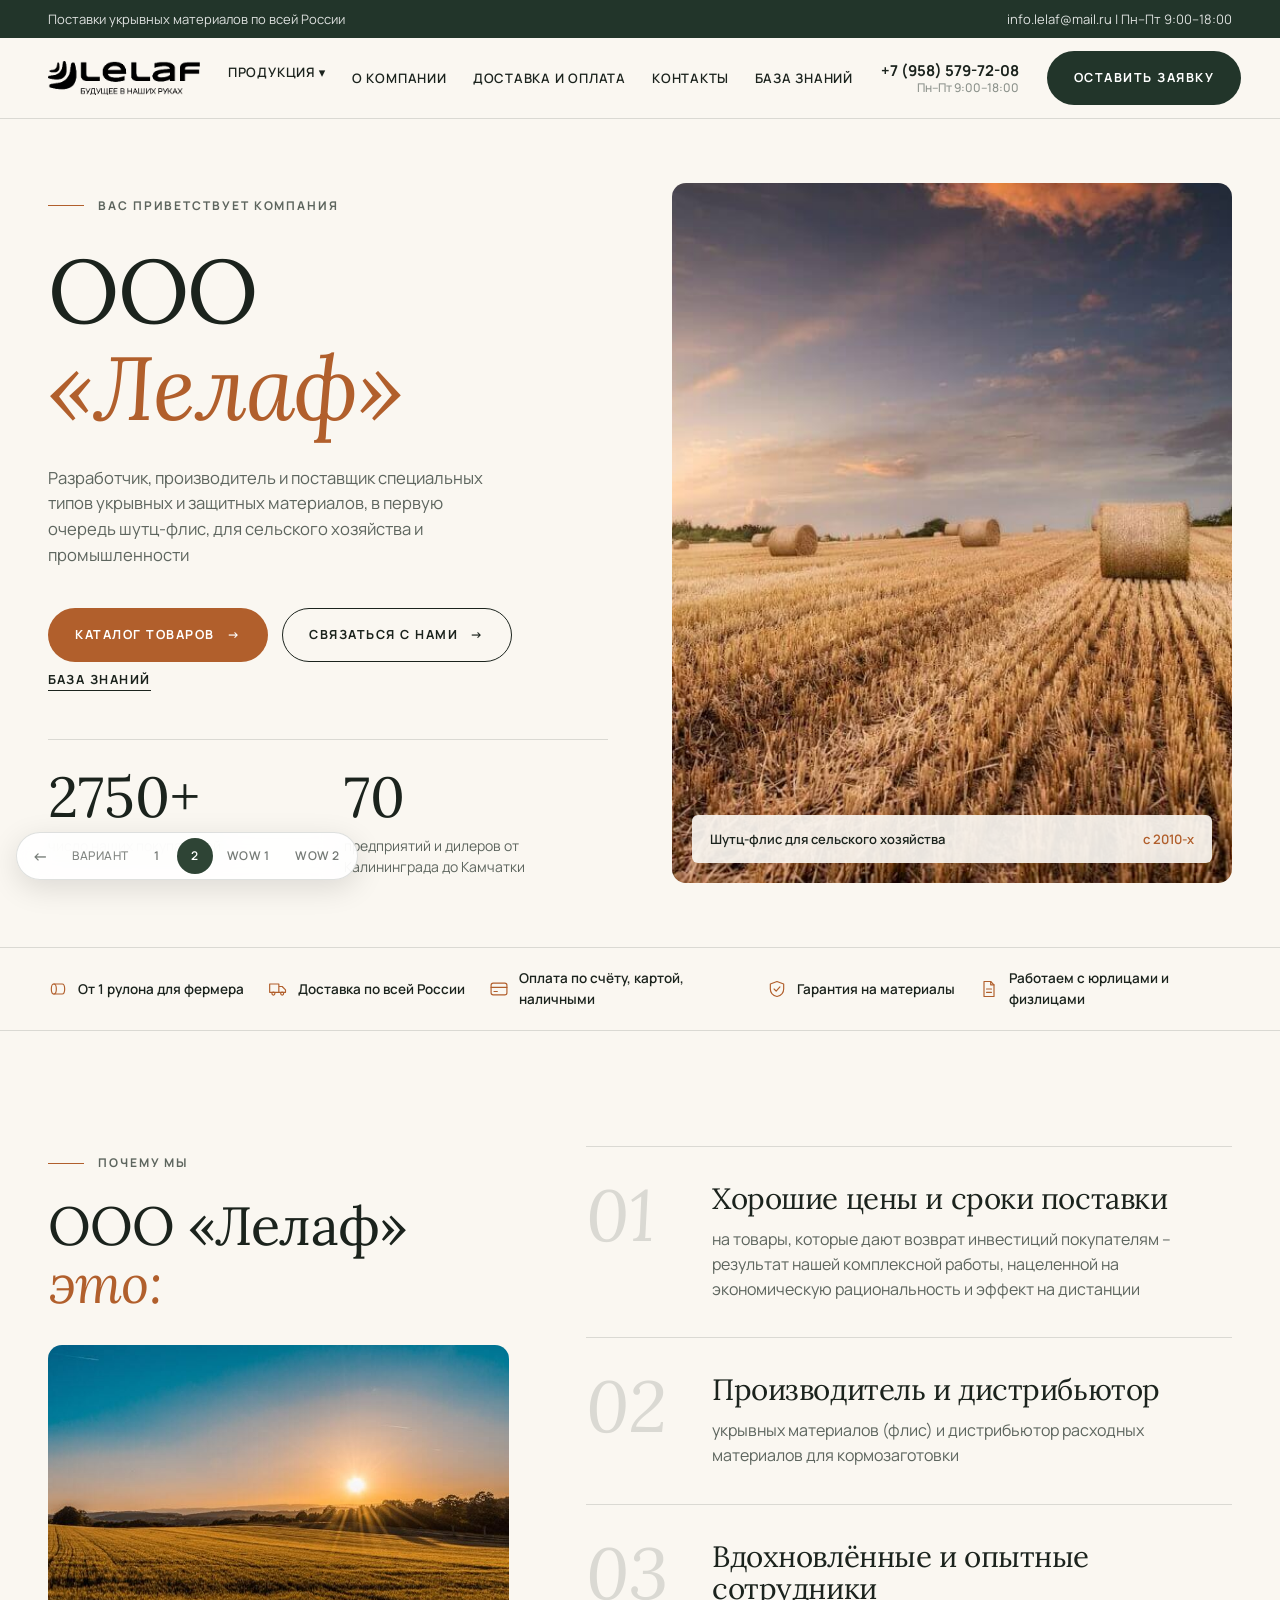
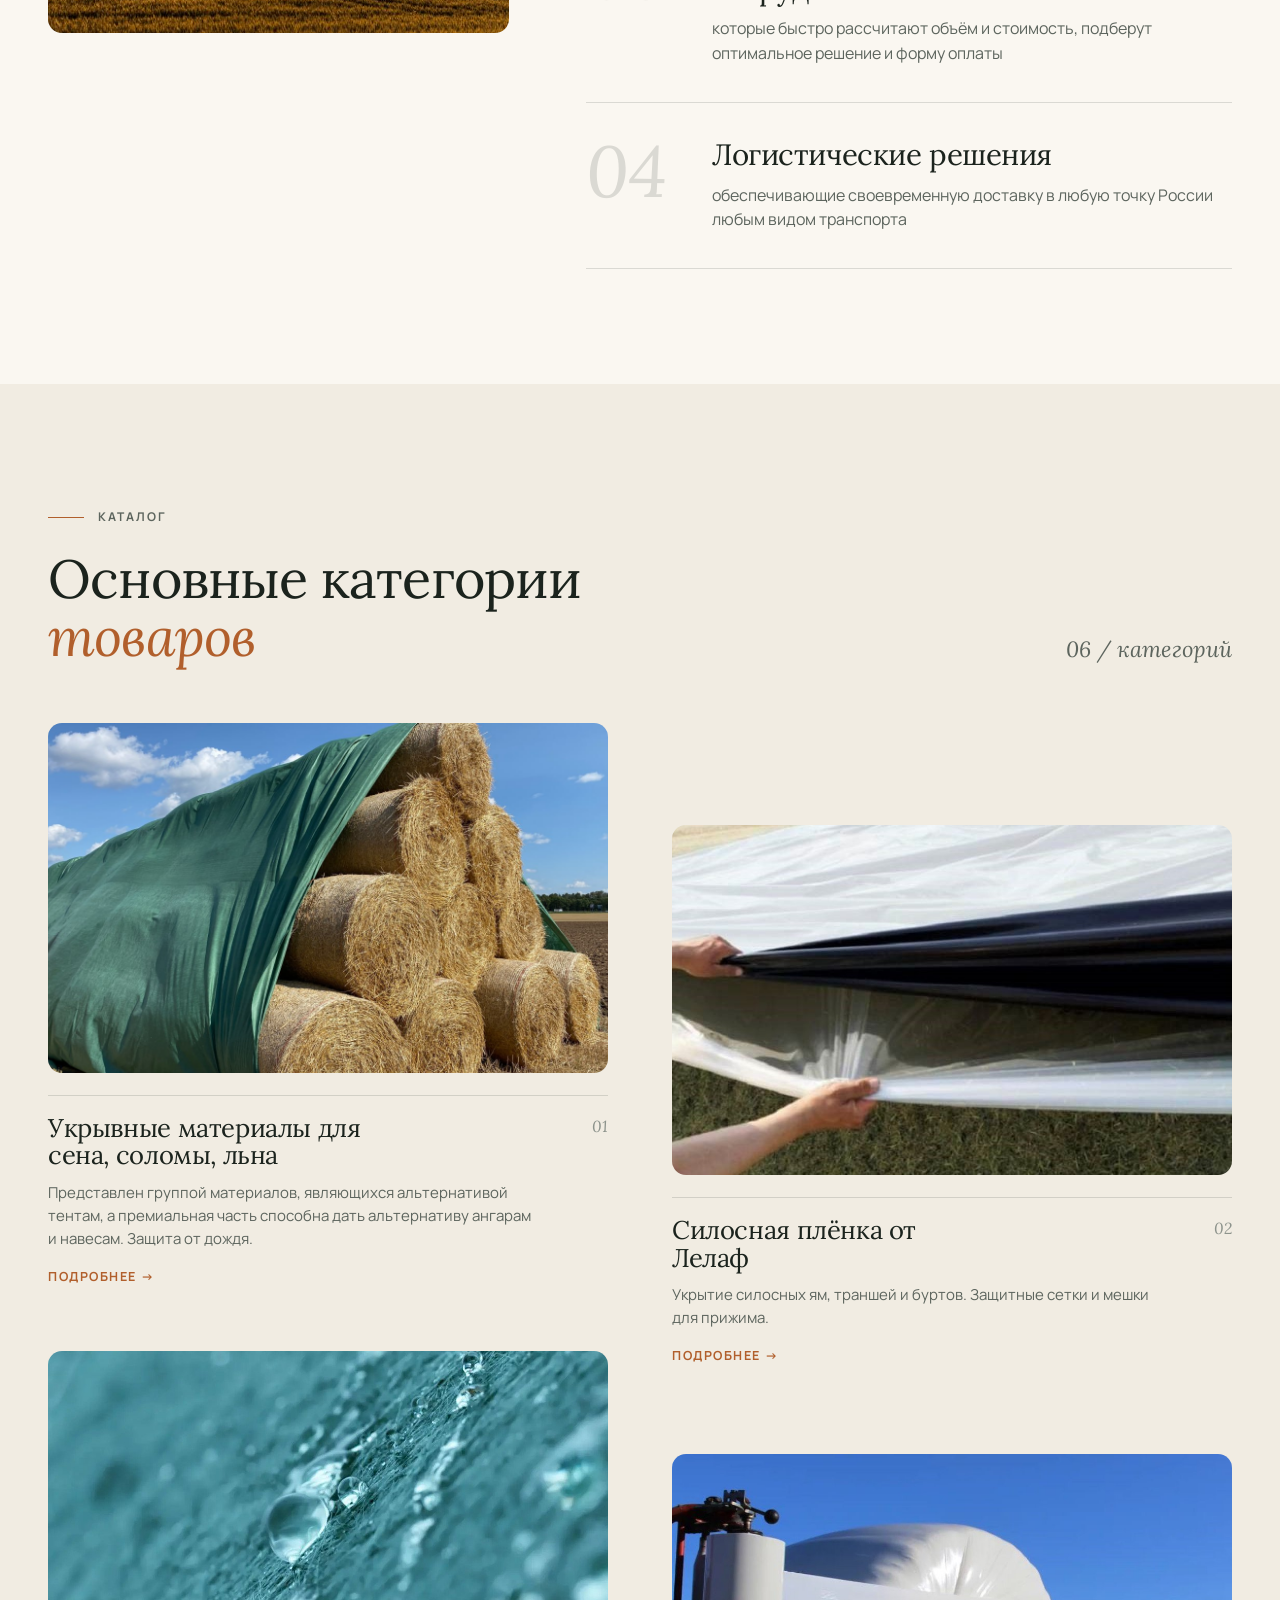
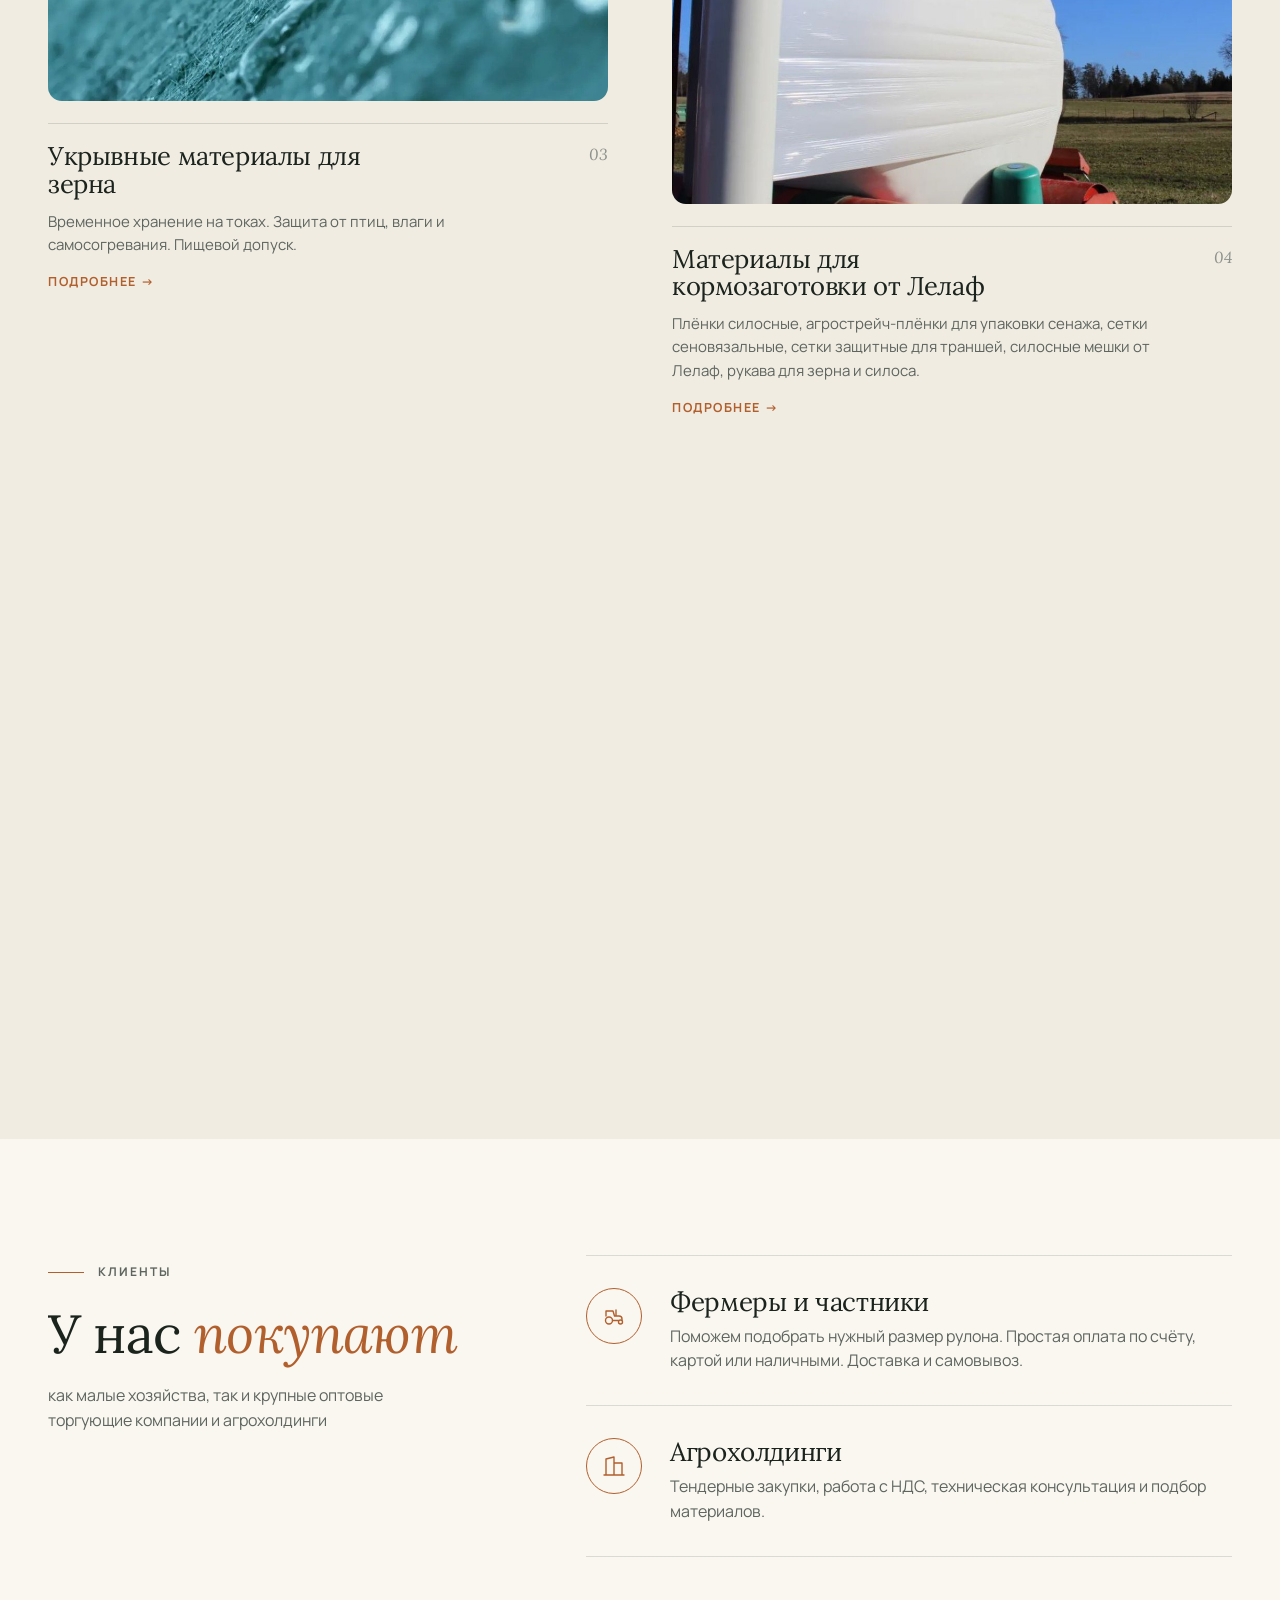
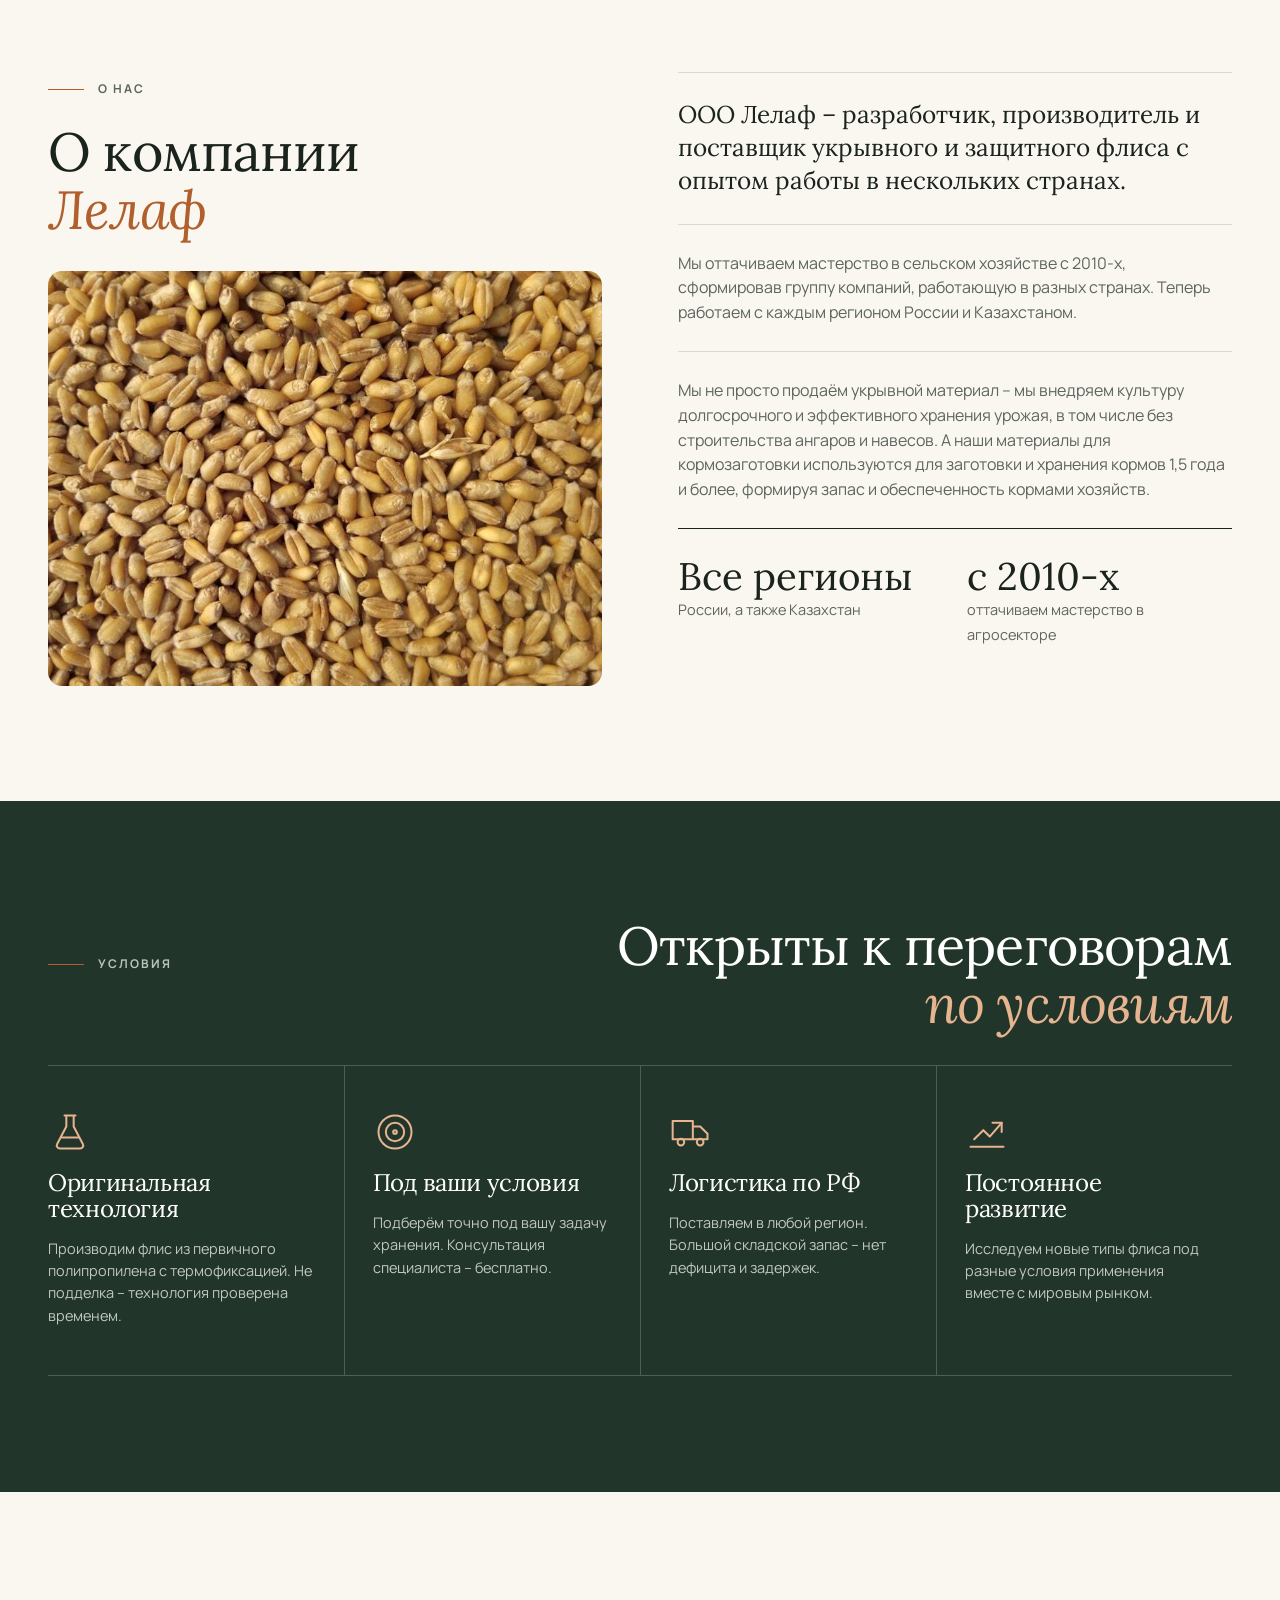
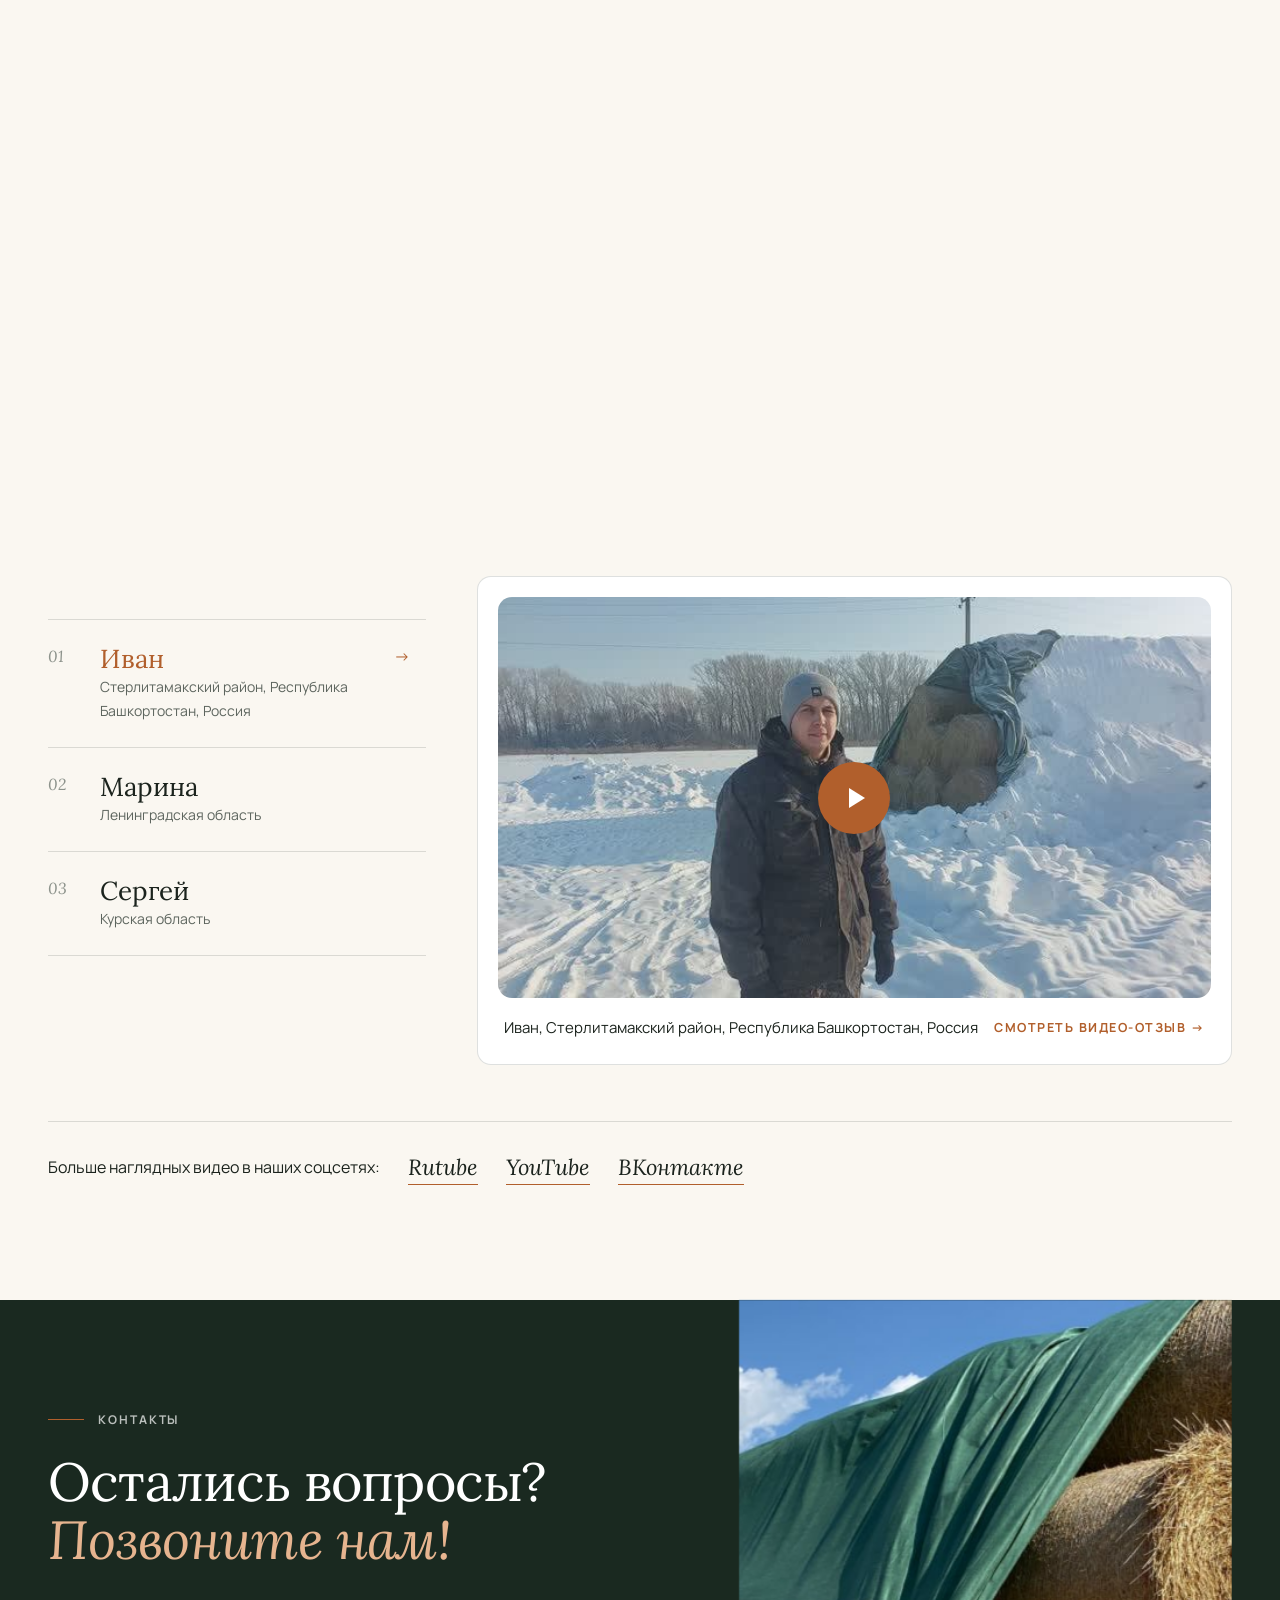
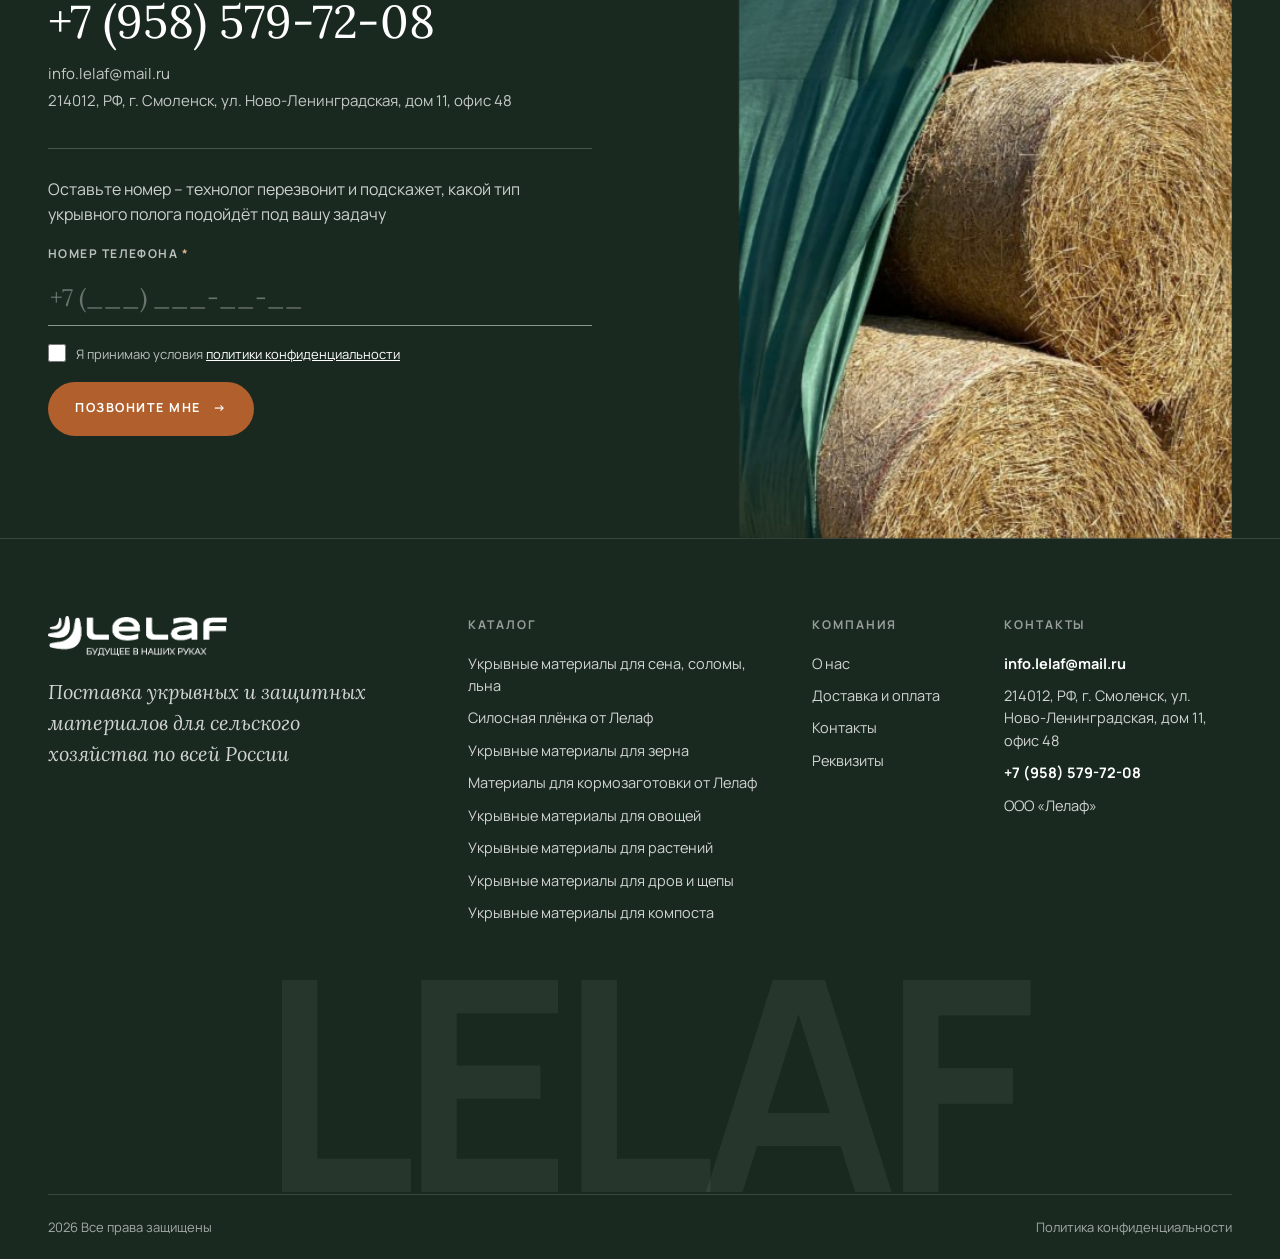
<file: v2/index.html>
<!doctype html>
<html lang="ru">
<head>
<meta charset="utf-8">
<meta name="robots" content="noindex,nofollow">
<meta name="viewport" content="width=device-width,initial-scale=1">
<title>Лелаф – укрывные и защитные материалы для сельского хозяйства</title>
<link rel="icon" href="../assets/img/favicon.png">
<link rel="preconnect" href="https://fonts.googleapis.com">
<link rel="preconnect" href="https://fonts.gstatic.com" crossorigin>
<link href="https://fonts.googleapis.com/css2?family=Lora:ital,wght@0,400..600;1,400..600&family=Manrope:wght@400..700&display=swap" rel="stylesheet">
<link rel="stylesheet" href="style.css">
</head>
<body>
<svg width="0" height="0" style="position:absolute" aria-hidden="true">
  <symbol id="i-roll" viewBox="0 0 24 24"><ellipse cx="7" cy="12" rx="3" ry="6"/><path d="M7 6h10c1.700 0 3 2.700 3 6s-1.300 6-3 6H7"/></symbol>
  <symbol id="i-truck" viewBox="0 0 24 24"><path d="M2 6h11v10H2zM13 9h4l4 4v3h-8z"/><circle cx="6.500" cy="17.500" r="1.800"/><circle cx="17" cy="17.500" r="1.800"/></symbol>
  <symbol id="i-card" viewBox="0 0 24 24"><rect x="2.500" y="5" width="19" height="14" rx="2.500"/><path d="M2.500 10h19M6 15h4"/></symbol>
  <symbol id="i-shield" viewBox="0 0 24 24"><path d="M12 3l8 3v6c0 4.500-3.200 7.800-8 9-4.800-1.200-8-4.500-8-9V6z"/><path d="M8.500 12l2.500 2.500 4.500-5"/></symbol>
  <symbol id="i-doc" viewBox="0 0 24 24"><path d="M6 3h8l4 4v14H6z"/><path d="M14 3v4h4M9 12h6M9 16h6"/></symbol>
  <symbol id="i-lab" viewBox="0 0 24 24"><path d="M9 3h6M10 3v6l-5 9.500A1.700 1.700 0 006.500 21h11a1.700 1.700 0 001.500-2.500L14 9V3"/><path d="M7.500 15h9"/></symbol>
  <symbol id="i-target" viewBox="0 0 24 24"><circle cx="12" cy="12" r="9"/><circle cx="12" cy="12" r="5"/><circle cx="12" cy="12" r="1"/></symbol>
  <symbol id="i-chart" viewBox="0 0 24 24"><path d="M3 20h18M5 16l5-5 3.500 3.500L20 7"/><path d="M15 7h5v5"/></symbol>
  <symbol id="i-tractor" viewBox="0 0 24 24"><circle cx="7" cy="16.500" r="3.500"/><circle cx="18.500" cy="18" r="2"/><path d="M4 12V7h7l1.500 5H17a3 3 0 013 3v1M10.500 16.500h6M14 12V6"/></symbol>
  <symbol id="i-building" viewBox="0 0 24 24"><path d="M4 21V5l8-2v18M12 9h8v12M2 21h20"/></symbol>
</svg>

<div class="strip"><div class="wrap"><span>Поставки укрывных материалов по всей России</span><span>info.lelaf@mail.ru | Пн–Пт 9:00–18:00</span></div></div>

<header id="hd">
  <div class="wrap">
    <a class="logo" href="#top" aria-label="Лелаф"><img src="../assets/img/logo-dark.png" alt="Лелаф" width="393" height="88"></a>
    <nav>
      <div class="has-sub"><a href="#catalog">Продукция ▾</a>
        <div class="sub">
          <a href="https://pro-flis.ru/soloma/">Укрывные материалы для сена, соломы, льна</a>
          <a href="https://pro-flis.ru/silos/">Силосная плёнка от Лелаф</a>
          <a href="https://pro-flis.ru/zerno/">Укрывные материалы для зерна</a>
          <a href="https://pro-flis.ru/materialy-dlya-kormozagotovki-ot-lelaf/">Материалы для кормозаготовки от Лелаф</a>
          <a href="https://pro-flis.ru/svekla/">Укрывные материалы для овощей</a>
          <a href="https://pro-flis.ru/rasteniye/">Укрывные материалы для растений</a>
          <a href="https://pro-flis.ru/shepa/">Укрывные материалы для дров и щепы</a>
          <a href="https://pro-flis.ru/kompost/">Укрывные материалы для компоста</a>
        </div>
      </div>
      <a href="https://pro-flis.ru/o-kompanii/">О компании</a>
      <a href="https://pro-flis.ru/dostavka-i-oplata/">Доставка и оплата</a>
      <a href="#zayavka">Контакты</a>
      <a href="#video">База знаний</a>
    </nav>
    <a class="hd-phone" href="tel:+79585797208">+7 (958) 579-72-08<small>Пн–Пт 9:00–18:00</small></a>
    <a class="btn btn-dark" href="#zayavka">Оставить заявку</a>
    <button class="burger" aria-label="Меню" onclick="hd.classList.toggle('open')"><svg class="ico"><path d="M4 8h16M4 16h16"/></svg></button>
  </div>
</header>

<main id="top">
<section class="hero" style="padding-bottom:0">
  <div class="wrap hero-grid">
    <div>
      <span class="eyebrow rv">Вас приветствует компания</span>
      <h1 class="rv"><span class="ln"><span>ООО</span></span><span class="ln" style="--i:1"><span><em>«Лелаф»</em></span></span></h1>
      <p class="lead rv" style="--i:2">Разработчик, производитель и поставщик специальных типов укрывных и защитных материалов, в первую очередь шутц-флис, для сельского хозяйства и промышленности</p>
      <div class="hero-cta rv" style="--i:3">
        <a class="btn btn-solid" href="#catalog">Каталог товаров <span>→</span></a>
        <a class="btn btn-line" href="#zayavka">Связаться с нами <span>→</span></a>
        <a class="btn btn-text" href="#video">База знаний</a>
      </div>
      <div class="facts rv" style="--i:4">
        <div><b data-count="2750" data-suffix="+">2750+</b><span>число наших покупателей</span></div>
        <div><b data-count="70">70</b><span>предприятий и дилеров от Калининграда до Камчатки</span></div>
      </div>
    </div>
    <figure class="plate rv" style="--i:1">
      <img src="../assets/img/hero.jpg" alt="Поле с рулонами соломы на закате" fetchpriority="high">
      <figcaption><span>Шутц-флис для сельского хозяйства</span><span>с 2010-х</span></figcaption>
    </figure>
  </div>
  <div class="rail rv">
    <div class="wrap">
      <div><svg class="ico"><use href="#i-roll"/></svg>От 1 рулона для фермера</div>
      <div><svg class="ico"><use href="#i-truck"/></svg>Доставка по всей России</div>
      <div><svg class="ico"><use href="#i-card"/></svg>Оплата по счёту, картой, наличными</div>
      <div><svg class="ico"><use href="#i-shield"/></svg>Гарантия на материалы</div>
      <div><svg class="ico"><use href="#i-doc"/></svg>Работаем с юрлицами и физлицами</div>
    </div>
  </div>
</section>

<section>
  <div class="wrap proc">
    <div class="proc-l">
      <span class="eyebrow rv">Почему мы</span>
      <h2 class="rv"><span class="ln"><span>ООО «Лелаф»</span></span><span class="ln" style="--i:1"><span><em>это:</em></span></span></h2>
      <figure class="rv" style="--i:2"><img src="../assets/img/field-sun.jpg" alt="Поле на закате" loading="lazy"></figure>
    </div>
    <div>
      <div class="prow rv"><span class="n">01</span><div><h3>Хорошие цены и сроки поставки</h3><p>на товары, которые дают возврат инвестиций покупателям – результат нашей комплексной работы, нацеленной на экономическую рациональность и эффект на дистанции</p></div></div>
      <div class="prow rv"><span class="n">02</span><div><h3>Производитель и дистрибьютор</h3><p>укрывных материалов (флис) и дистрибьютор расходных материалов для кормозаготовки</p></div></div>
      <div class="prow rv"><span class="n">03</span><div><h3>Вдохновлённые и опытные сотрудники</h3><p>которые быстро рассчитают объём и стоимость, подберут оптимальное решение и форму оплаты</p></div></div>
      <div class="prow rv"><span class="n">04</span><div><h3>Логистические решения</h3><p>обеспечивающие своевременную доставку в любую точку России любым видом транспорта</p></div></div>
    </div>
  </div>
</section>

<section class="band" id="catalog">
  <div class="wrap">
    <div class="head-row">
      <div><span class="eyebrow rv">Каталог</span><h2 class="rv"><span class="ln"><span>Основные категории</span></span><span class="ln" style="--i:1"><span><em>товаров</em></span></span></h2></div>
      <span class="counter rv">06 / категорий</span>
    </div>
    <div class="vent">
      <a class="vcard rv" href="https://pro-flis.ru/soloma/"><figure><img src="../assets/img/cat-seno.jpg" alt="Укрывные материалы для сена, соломы, льна" loading="lazy"></figure><div class="meta"><h3>Укрывные материалы для сена, соломы, льна</h3><span class="idx">01</span></div><p>Представлен группой материалов, являющихся альтернативой тентам, а премиальная часть способна дать альтернативу ангарам и навесам. Защита от дождя.</p><span class="more">Подробнее <i>→</i></span></a>
      <a class="vcard rv" href="https://pro-flis.ru/silos/"><figure><img src="../assets/img/cat-silos.jpg" alt="Силосная плёнка от Лелаф" loading="lazy"></figure><div class="meta"><h3>Силосная плёнка от Лелаф</h3><span class="idx">02</span></div><p>Укрытие силосных ям, траншей и буртов. Защитные сетки и мешки для прижима.</p><span class="more">Подробнее <i>→</i></span></a>
      <a class="vcard rv" href="https://pro-flis.ru/zerno/"><figure><img src="../assets/img/cat-zerno.jpg" alt="Укрывные материалы для зерна" loading="lazy"></figure><div class="meta"><h3>Укрывные материалы для зерна</h3><span class="idx">03</span></div><p>Временное хранение на токах. Защита от птиц, влаги и самосогревания. Пищевой допуск.</p><span class="more">Подробнее <i>→</i></span></a>
      <a class="vcard rv" href="https://pro-flis.ru/materialy-dlya-kormozagotovki-ot-lelaf/"><figure><img src="../assets/img/cat-korm.jpg" alt="Материалы для кормозаготовки от Лелаф" loading="lazy"></figure><div class="meta"><h3>Материалы для кормозаготовки от Лелаф</h3><span class="idx">04</span></div><p>Плёнки силосные, агрострейч-плёнки для упаковки сенажа, сетки сеновязальные, сетки защитные для траншей, силосные мешки от Лелаф, рукава для зерна и силоса.</p><span class="more">Подробнее <i>→</i></span></a>
      <a class="vcard rv" href="https://pro-flis.ru/svekla/"><figure><img src="../assets/img/cat-ovoshi.jpg" alt="Укрывные материалы для овощей" loading="lazy"></figure><div class="meta"><h3>Укрывные материалы для овощей</h3><span class="idx">05</span></div><p>Защита свёклы, картофеля, овощей от заморозков и осадков в полевых кагатах и буртах.</p><span class="more">Подробнее <i>→</i></span></a>
      <a class="vcard rv" href="https://pro-flis.ru/rasteniye/"><figure><img src="../assets/img/cat-rasteniya.jpg" alt="Укрывные материалы для растений" loading="lazy"></figure><div class="meta"><h3>Укрывные материалы для растений</h3><span class="idx">06</span></div><p>Флис для виноградников, садов и ягодников. Защита от весенних заморозков без выпревания.</p><span class="more">Подробнее <i>→</i></span></a>
    </div>
  </div>
</section>

<section>
  <div class="wrap buy">
    <div><span class="eyebrow rv">Клиенты</span><h2 class="rv"><span class="ln"><span>У нас <em>покупают</em></span></span></h2><p class="lead rv" style="--i:1">как малые хозяйства, так и крупные оптовые торгующие компании и агрохолдинги</p></div>
    <div class="buy-list">
      <div class="rv"><span class="g"><svg class="ico"><use href="#i-tractor"/></svg></span><div><h3>Фермеры и частники</h3><p>Поможем подобрать нужный размер рулона. Простая оплата по счёту, картой или наличными. Доставка и самовывоз.</p></div></div>
      <div class="rv" style="--i:1"><span class="g"><svg class="ico"><use href="#i-building"/></svg></span><div><h3>Агрохолдинги</h3><p>Тендерные закупки, работа с НДС, техническая консультация и подбор материалов.</p></div></div>
    </div>
  </div>
</section>

<section style="padding-top:0">
  <div class="wrap story">
    <div>
      <span class="eyebrow rv">О нас</span>
      <h2 class="rv"><span class="ln"><span>О компании</span></span><span class="ln" style="--i:1"><span><em>Лелаф</em></span></span></h2>
      <figure class="rv" style="--i:2"><img src="../assets/img/grain.jpg" alt="Зерно" loading="lazy"></figure>
    </div>
    <div>
      <div class="txt">
        <p class="rv">ООО Лелаф – разработчик, производитель и поставщик укрывного и защитного флиса с опытом работы в нескольких странах.</p>
        <p class="rv">Мы оттачиваем мастерство в сельском хозяйстве с 2010-х, сформировав группу компаний, работающую в разных странах. Теперь работаем с каждым регионом России и Казахстаном.</p>
        <p class="rv">Мы не просто продаём укрывной материал – мы внедряем культуру долгосрочного и эффективного хранения урожая, в том числе без строительства ангаров и навесов. А наши материалы для кормозаготовки используются для заготовки и хранения кормов 1,5 года и более, формируя запас и обеспеченность кормами хозяйств.</p>
      </div>
      <div class="ledger rv">
        <div><b>Все регионы</b><span>России, а также Казахстан</span></div>
        <div><b>с 2010-х</b><span>оттачиваем мастерство в агросекторе</span></div>
      </div>
    </div>
  </div>
</section>

<section class="dark">
  <div class="wrap">
    <div class="imp-head"><span class="eyebrow rv">Условия</span><h2 class="rv"><span class="ln"><span>Открыты к переговорам</span></span><span class="ln" style="--i:1"><span><em class="warm">по условиям</em></span></span></h2></div>
    <div class="imp">
      <div class="rv"><svg class="ico"><use href="#i-lab"/></svg><h3>Оригинальная технология</h3><p>Производим флис из первичного полипропилена с термофиксацией. Не подделка – технология проверена временем.</p></div>
      <div class="rv" style="--i:1"><svg class="ico"><use href="#i-target"/></svg><h3>Под ваши условия</h3><p>Подберём точно под вашу задачу хранения. Консультация специалиста – бесплатно.</p></div>
      <div class="rv" style="--i:2"><svg class="ico"><use href="#i-truck"/></svg><h3>Логистика по РФ</h3><p>Поставляем в любой регион. Большой складской запас – нет дефицита и задержек.</p></div>
      <div class="rv" style="--i:3"><svg class="ico"><use href="#i-chart"/></svg><h3>Постоянное развитие</h3><p>Исследуем новые типы флиса под разные условия применения вместе с мировым рынком.</p></div>
    </div>
  </div>
</section>

<section id="video">
  <div class="wrap">
    <div class="head-row"><div><span class="eyebrow rv">База знаний</span><h2 class="rv"><span class="ln"><span>Открыто и <em>наглядно</em></span></span></h2></div></div>
    <div class="sublabel rv">О нас и материалах</div>
    <div class="vids">
      <div class="vid rv"><button class="vbtn" data-v="e922f1316c46080272f89f0c483203a6" aria-label="Смотреть: О Лелаф наглядно"><img src="../assets/img/video-1.jpg" alt="" loading="lazy"><span class="play"></span></button><h3>О Лелаф наглядно – чем занимаемся</h3></div>
      <div class="vid rv" style="--i:1"><button class="vbtn" data-v="bae64e5ea3198bd5eb1986ec77b2d10b" aria-label="Смотреть: Чем укрыть скирды"><img src="../assets/img/video-2.jpg" alt="" loading="lazy"><span class="play"></span></button><h3>Чем укрыть скирды сена или соломы?</h3></div>
      <div class="vid rv" style="--i:2"><button class="vbtn" data-v="38073b988266e29a407f41a34891cb5a" aria-label="Смотреть: Цены на укрывной флис"><img src="../assets/img/video-3.jpg" alt="" loading="lazy"><span class="play"></span></button><h3>Цены на укрывной флис и чем отличаются типы</h3></div>
    </div>

    <div class="voices">
      <div>
        <div class="sublabel rv">Говорят наши покупатели</div>
        <div class="vlist rv" role="tablist">
          <button role="tab" aria-selected="true" data-v="a6451d5437715ae859e6bbae89dfc923" data-img="video-4.jpg" data-name="Иван, Стерлитамакский район, Республика Башкортостан, Россия"><span class="n">01</span><span><b>Иван</b><small>Стерлитамакский район, Республика Башкортостан, Россия</small></span><span class="ar">→</span></button>
          <button role="tab" aria-selected="false" data-v="ac5ade2935d33fbe125fe7abaf621bd8" data-img="video-5.jpg" data-name="Марина, Ленинградская область"><span class="n">02</span><span><b>Марина</b><small>Ленинградская область</small></span><span class="ar">→</span></button>
          <button role="tab" aria-selected="false" data-v="28ccbc8c657dda7732da43c80489f764" data-img="video-6.jpg" data-name="Сергей, Курская область"><span class="n">03</span><span><b>Сергей</b><small>Курская область</small></span><span class="ar">→</span></button>
        </div>
      </div>
      <div class="vpanel rv" style="--i:1">
        <button class="vbtn" id="voiceBtn" data-v="a6451d5437715ae859e6bbae89dfc923" aria-label="Смотреть видео-отзыв"><img src="../assets/img/video-4.jpg" alt="" loading="lazy"><span class="play"></span></button>
        <div class="cap"><span id="voiceName">Иван, Стерлитамакский район, Республика Башкортостан, Россия</span><a id="voiceLink" href="https://rutube.ru/video/a6451d5437715ae859e6bbae89dfc923/?r=wd" target="_blank" rel="noopener">Смотреть видео-отзыв →</a></div>
      </div>
    </div>

    <div class="soc rv"><span>Больше наглядных видео в наших соцсетях:</span><a href="https://rutube.ru/channel/30063470/" target="_blank" rel="noopener">Rutube</a><a href="https://youtube.com/@ukryvnoj_flis_laniteks?si=DEk1K0ZnrVQ-5RQr" target="_blank" rel="noopener">YouTube</a><a href="https://vk.com/ukryvnoj_flis" target="_blank" rel="noopener">ВКонтакте</a></div>
  </div>
</section>

<section class="cta" id="zayavka">
  <div class="wrap cta-grid">
    <div class="cta-copy">
      <span class="eyebrow rv">Контакты</span>
      <h2 class="rv"><span class="ln"><span>Остались вопросы?</span></span><span class="ln" style="--i:1"><span><em class="warm">Позвоните нам!</em></span></span></h2>
      <a class="c-phone rv" style="--i:2" href="tel:+79585797208">+7 (958) 579-72-08</a>
      <div class="c-meta rv" style="--i:3"><a href="mailto:info.lelaf@mail.ru">info.lelaf@mail.ru</a><span>214012, РФ, г. Смоленск, ул. Ново-Ленинградская, дом 11, офис 48</span></div>
      <form class="rv" style="--i:4" id="leadForm">
        <p>Оставьте номер – технолог перезвонит и подскажет, какой тип укрывного полога подойдёт под вашу задачу</p>
        <label class="f"><span>Номер телефона <em>*</em></span><input type="tel" name="phone" placeholder="+7 (___) ___-__-__" required></label>
        <label class="chk"><input type="checkbox" required><span>Я принимаю условия <a href="https://pro-flis.ru/policy/" target="_blank" rel="noopener">политики конфиденциальности</a></span></label>
        <button class="btn btn-solid" type="submit">Позвоните мне <span>→</span></button>
        <span class="ok">Спасибо! Это прототип – на боевом сайте заявка уйдёт технологу</span>
      </form>
    </div>
    <div class="cta-plate"><img src="../assets/img/cat-seno.jpg" alt="Скирды под укрывным материалом" loading="lazy"></div>
  </div>
</section>
</main>

<footer>
  <div class="wrap">
    <div class="ft-grid">
      <div><img src="../assets/img/logo-white.png" alt="ООО «Лелаф»" width="393" height="88"><p class="tag">Поставка укрывных и защитных материалов для сельского хозяйства по всей России</p></div>
      <div><h4>Каталог</h4><ul>
        <li><a href="https://pro-flis.ru/soloma/">Укрывные материалы для сена, соломы, льна</a></li>
        <li><a href="https://pro-flis.ru/silos/">Силосная плёнка от Лелаф</a></li>
        <li><a href="https://pro-flis.ru/zerno/">Укрывные материалы для зерна</a></li>
        <li><a href="https://pro-flis.ru/materialy-dlya-kormozagotovki-ot-lelaf/">Материалы для кормозаготовки от Лелаф</a></li>
        <li><a href="https://pro-flis.ru/svekla/">Укрывные материалы для овощей</a></li>
        <li><a href="https://pro-flis.ru/rasteniye/">Укрывные материалы для растений</a></li>
        <li><a href="https://pro-flis.ru/shepa/">Укрывные материалы для дров и щепы</a></li>
        <li><a href="https://pro-flis.ru/kompost/">Укрывные материалы для компоста</a></li></ul></div>
      <div><h4>Компания</h4><ul>
        <li><a href="https://pro-flis.ru/o-kompanii/">О нас</a></li>
        <li><a href="https://pro-flis.ru/dostavka-i-oplata/">Доставка и оплата</a></li>
        <li><a href="#zayavka">Контакты</a></li>
        <li><a href="#zayavka">Реквизиты</a></li></ul></div>
      <div><h4>Контакты</h4><address><a href="mailto:info.lelaf@mail.ru">info.lelaf@mail.ru</a><span>214012, РФ, г. Смоленск, ул. Ново-Ленинградская, дом 11, офис 48</span><a href="tel:+79585797208">+7 (958) 579-72-08</a><span>ООО «Лелаф»</span></address></div>
    </div>
  </div>
  <div class="wordmark" aria-hidden="true">LELAF</div>
  <div class="wrap"><div class="ft-bar"><span>2026 Все права защищены</span><a href="https://pro-flis.ru/policy/">Политика конфиденциальности</a></div></div>
</footer>

<script src="app.js"></script>
<script src="../assets/switcher.js" defer></script>
</body>
</html>
</file>
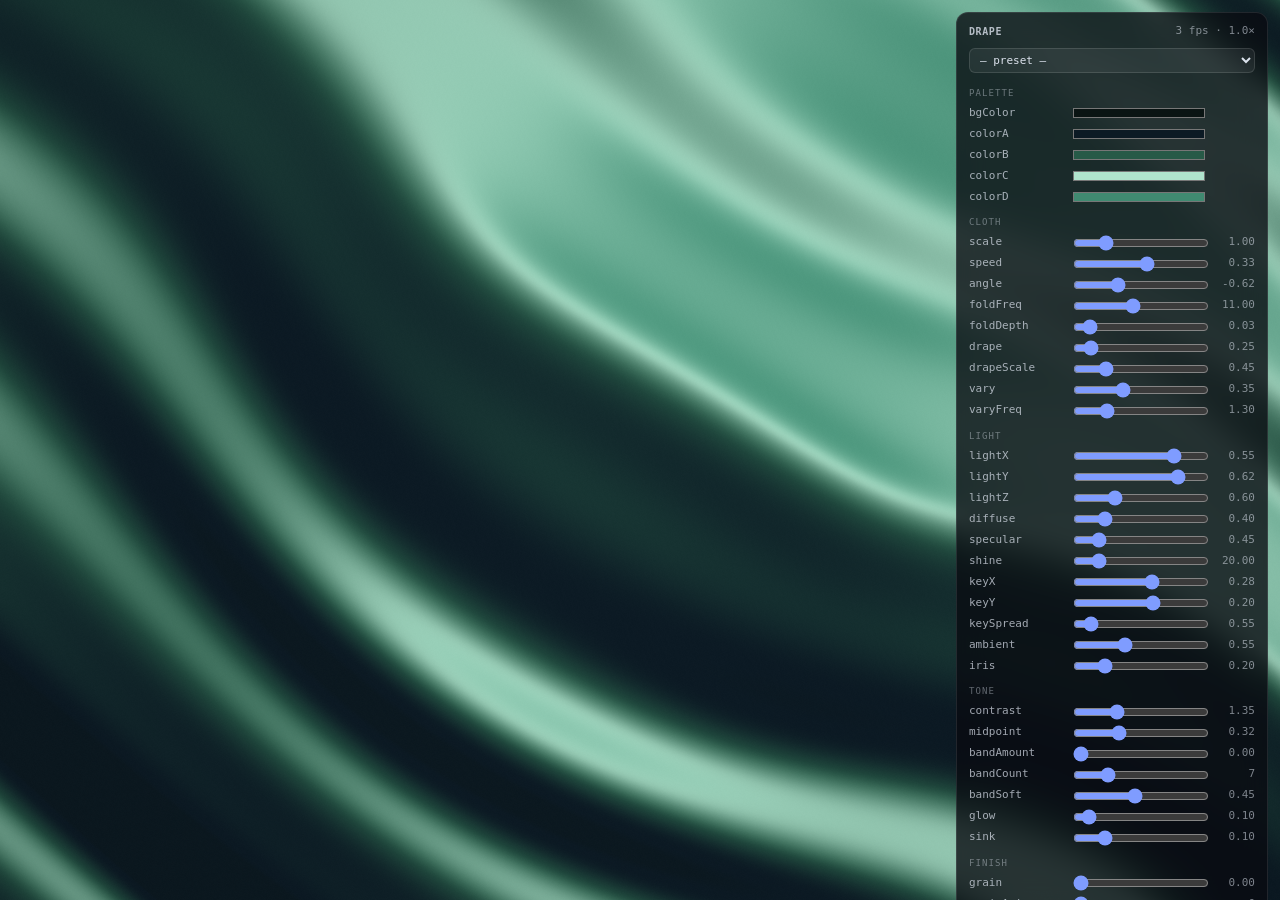
<file: assets/gl/drape.html>
<!doctype html>
<html lang="en">
<head>
<meta charset="utf-8">
<meta name="viewport" content="width=device-width, initial-scale=1">
<title>Gradient · Drape</title>
<style>
  :root { color-scheme: dark }
  html, body { margin: 0; height: 100%; background: #04070a; overflow: hidden }
  #gl { display: block; width: 100vw; height: 100vh }
  #fade { position: fixed; inset: 0; background: #0a1413; pointer-events: none; opacity: 1; transition: opacity 1.1s ease }

  /* ====== UI PANEL (copy-paste identical across gradients) ====== */
  #ui-panel { position: fixed; top: 12px; right: 12px; width: 286px; max-height: calc(100vh - 24px); overflow: auto;
    font: 11px/1.5 ui-monospace, SFMono-Regular, Menlo, monospace; color: #dde3ee; z-index: 10;
    background: rgba(9, 11, 17, .78); backdrop-filter: blur(14px); -webkit-backdrop-filter: blur(14px);
    border: 1px solid rgba(255,255,255,.10); border-radius: 12px; padding: 10px 12px 12px }
  #ui-panel.closed > *:not(#ui-head) { display: none }
  #ui-head { display: flex; align-items: center; justify-content: space-between; cursor: pointer; margin-bottom: 8px }
  #ui-head b { font-weight: 600; letter-spacing: .06em; text-transform: uppercase; font-size: 10px; opacity: .8 }
  #ui-fps { opacity: .55; font-variant-numeric: tabular-nums }
  .ui-sec { margin: 10px 0 4px; font-size: 9px; letter-spacing: .12em; text-transform: uppercase; opacity: .42 }
  .ui-row { display: grid; grid-template-columns: 96px 1fr 42px; align-items: center; gap: 6px; margin: 3px 0 }
  .ui-row label { opacity: .72; overflow: hidden; text-overflow: ellipsis; white-space: nowrap }
  .ui-row input[type=range] { width: 100%; accent-color: #7f9cff; height: 14px }
  .ui-row input[type=color] { width: 100%; height: 18px; padding: 0; border: 0; background: none; border-radius: 4px }
  .ui-row span { text-align: right; opacity: .55; font-variant-numeric: tabular-nums }
  #ui-preset optgroup { background: #0b0d13; color: #9aa4b8; font-style: normal }
  #ui-preset option { background: #0b0d13; color: #dde3ee }
  #ui-preset { width: 100%; margin-bottom: 4px; background: rgba(255,255,255,.06); color: #dde3ee;
    border: 1px solid rgba(255,255,255,.12); border-radius: 6px; padding: 4px 6px; font: inherit }
  .ui-btns { display: flex; gap: 6px; margin-top: 10px }
  .ui-btns button { flex: 1; cursor: pointer; background: rgba(255,255,255,.06); color: #dde3ee;
    border: 1px solid rgba(255,255,255,.12); border-radius: 6px; padding: 5px 0; font: inherit }
  .ui-btns button:hover { background: rgba(255,255,255,.12) }
  #ui-rnd-all { width: 100%; margin-top: 6px; cursor: pointer; font: inherit; color: #dde3ee;
    background: rgba(255,255,255,.06); border: 1px solid rgba(255,255,255,.15); border-radius: 6px; padding: 6px 0 }
  #ui-rnd-all:hover { background: rgba(255,255,255,.13) }
  #ui-save { width: 100%; margin-top: 6px; cursor: pointer; font: inherit; color: #dde3ee;
    background: rgba(127,156,255,.16); border: 1px solid rgba(127,156,255,.44); border-radius: 6px; padding: 6px 0 }
  #ui-save:hover { background: rgba(127,156,255,.3) }
  /* ---- the group: the rolls of this gradient that were worth keeping. They are written
     into the JSON block below the panel, so the file carries its own variants. */
  #ui-add-group { width: 100%; margin-top: 6px; cursor: pointer; font: inherit; color: #dde3ee;
    background: rgba(255,255,255,.05); border: 1px dashed rgba(255,255,255,.24); border-radius: 6px; padding: 6px 0 }
  #ui-add-group:hover { background: rgba(255,255,255,.12) }
  .ui-grp { margin-top: 10px }
  .ui-grp-head { display: flex; align-items: baseline; justify-content: space-between; gap: 8px; margin-bottom: 5px;
    font-size: 9px; letter-spacing: .12em; text-transform: uppercase; opacity: .42 }
  .ui-grp-head em { font-style: normal; letter-spacing: .04em; text-transform: none }
  .ui-grp-list { display: flex; flex-wrap: wrap; gap: 4px }
  .ui-grp-list:empty::after { content: 'no variants yet'; font-size: 10px; opacity: .34 }
  .ui-var { width: 44px; height: 24px; padding: 0; cursor: pointer; font: inherit; font-size: 9px;
    color: rgba(255,255,255,.9); text-shadow: 0 1px 2px rgba(0,0,0,.75); background: rgba(255,255,255,.06);
    border: 1px solid rgba(255,255,255,.16); border-radius: 5px }
  .ui-var:hover { border-color: rgba(255,255,255,.55) }
  /* the one whose values are the live ones — moving any slider puts it out */
  .ui-var.on { border-color: rgba(127,156,255,.95); box-shadow: 0 0 0 1px rgba(127,156,255,.45) }
  #ui-note { margin-top: 6px; min-height: 14px; font-size: 10px; line-height: 1.4; opacity: .62 }
  #ui-snapshot { margin: 8px 0 0; padding: 8px; max-height: 168px; overflow: auto; white-space: pre-wrap; word-break: break-all;
    background: rgba(0,0,0,.35); border-radius: 6px; font-size: 10px; line-height: 1.45; opacity: .72 }
</style>
</head>
<body>
<canvas id="gl"></canvas>
<div id="fade"></div>

<div id="ui-panel">
  <div id="ui-head"><b>Drape</b><span id="ui-fps">— fps</span></div>
  <select id="ui-preset"></select>
  <div id="ui-rows"></div>
  <div class="ui-btns">
    <button id="ui-reload">⟳ reload</button>
    <button id="ui-reset">↺ reset</button>
    <button id="ui-copy">⧉ copy</button>
  </div>
  <div class="ui-btns">
    <button id="ui-rnd-color">&#8258; colour</button>
    <button id="ui-rnd-pointer">&#8258; cursor</button>
  </div>
  <div class="ui-btns">
    <button id="ui-rnd-motion">&#8258; motion</button>
    <button id="ui-rnd-tone">&#8258; tone</button>
  </div>
  <button id="ui-rnd-all">&#8258; randomise everything</button>
  <button id="ui-save">&#10515; save as default</button>
  <div class="ui-grp">
    <div class="ui-grp-head"><span>group <em id="ui-grp-n">0</em></span><em>click wear · alt drop</em></div>
    <div id="ui-grp-list" class="ui-grp-list"></div>
    <button id="ui-add-group">&#43; add this to the group</button>
  </div>
  <div id="ui-note"></div>
  <pre id="ui-snapshot"></pre>
</div>

<!-- ====== GROUP ======
     The variants of this gradient: every roll that was worth keeping, as the full
     CONFIG it takes to wear it again. The panel's ＋ button adds one and the dev
     server writes it back in here, so the file exports carrying its own group.
     Hand-editable — name a variant whatever you like. -->
<script type="application/json" id="ui-group">
{ "slug": "005-drape", "variants": [] }
</script>

<script>
/* ====== CONFIG ====== */
const CONFIG = {
  bgColor:  '#0a1413',
  colorA:   '#0c1a24',
  colorB:   '#275a47',
  colorC:   '#b0e4cd',
  colorD:   '#408a71',

  scale:            1.00,
  speed:            0.33,      // slow. see Architecture/Slow and Slick
  angle:           -0.62,      // which way the folds run, radians
  foldFreq:        11.00,      // how many folds cross the frame
  foldDepth:        0.030,     // slope amplitude — how deep the cloth reads
  drape:            0.25,      // fbm meander, so it is cloth and not corduroy
  drapeScale:       0.45,
  vary:             0.35,      // folds swell and fade along their length
  varyFreq:         1.30,

  lightX:           0.55,      // key direction
  lightY:           0.62,
  lightZ:           0.60,
  diffuse:          0.40,
  specular:         0.45,
  shine:            20.0,      // specular exponent — the silk crease
  keyX:             0.28,      // where the soft pool of light sits
  keyY:             0.20,
  keySpread:        0.55,
  ambient:          0.55,
  iris:             0.20,      // shot silk — the two flanks of a fold read differently

  contrast:         1.35,
  midpoint:         0.32,

  bandAmount:       0.00,
  bandCount:        7,
  bandSoft:         0.45,

  glow:             0.10,
  sink:             0.10,
  grain:            0,        // off by default — house grain, turn it up to taste
  grainAnim:        0,        // 0 static · 1 re-seeds the grain like film
  dither:           1.30,
  vignette:         0.12,
  cursor:           1,        // 1 follows the hand · 0 ignores it (fully ambient)

  pointerRadius:    0.55,      // the fingertip
  push:             0.22,      // how far it drags the folds sideways
  lift:             0.22,      // the ridge it raises in the cloth
  wake:             0.16,      // and the softer one trailing behind it
  wakeRadius:       0.85,
  parallax:         0.0025,

  maxDpr:           1.0       // 1× by default. raise it only if the look demands it
}

/* ====== COLOR PRESETS — 20 per gradient, grouped. Colours only, never effect knobs. ====== */
const PRESETS = {
  dark: {
    'Petrol Silk':     { bgColor: '#04070a', colorA: '#0c1a24', colorB: '#22485c', colorC: '#4e7f97', colorD: '#b9d4e0' },
    'Midnight Satin':  { bgColor: '#05060c', colorA: '#111634', colorB: '#2e3a72', colorC: '#6272ab', colorD: '#c8cfe6' },
    'Forest Drape':    { bgColor: '#040806', colorA: '#0d1d17', colorB: '#204b3c', colorC: '#4d8570', colorD: '#bcdac9' },
    'Char Velvet':     { bgColor: '#060606', colorA: '#161616', colorB: '#343434', colorC: '#6e6e6e', colorD: '#c9c9c9' }
  },
  cool: {
    'Steel Silk':      { bgColor: '#06090c', colorA: '#141d26', colorB: '#33506b', colorC: '#6d8ba8', colorD: '#cdddea' },
    'Glacier Satin':   { bgColor: '#05090b', colorA: '#0f2027', colorB: '#265a68', colorC: '#5b95a2', colorD: '#c4e0e6' },
    'Indigo Fold':     { bgColor: '#05060e', colorA: '#111536', colorB: '#2c3878', colorC: '#606cb0', colorD: '#c6cbe8' },
    'Slate Weave':     { bgColor: '#07080a', colorA: '#181b20', colorB: '#3a4048', colorC: '#7b828c', colorD: '#d2d8de' }
  },
  warm: {
    'Bronze Drape':    { bgColor: '#0a0704', colorA: '#221806', colorB: '#5e421a', colorC: '#9b7a49', colorD: '#e3d0b0' },
    'Wine Satin':      { bgColor: '#0a0406', colorA: '#230a12', colorB: '#5c1f31', colorC: '#9c5666', colorD: '#e5c3c8' },
    'Copper Fold':     { bgColor: '#0a0603', colorA: '#26150a', colorB: '#66381b', colorC: '#a9714a', colorD: '#e9cdb6' },
    'Amber Weave':     { bgColor: '#0a0803', colorA: '#241c08', colorB: '#5f4c17', colorC: '#9d8646', colorD: '#e5d8ac' }
  },
  muted: {
    'Ash Drape':       { bgColor: '#08080a', colorA: '#1a1a20', colorB: '#3d3d48', colorC: '#7c7c8a', colorD: '#d4d4de' },
    'Sage Satin':      { bgColor: '#070907', colorA: '#161d18', colorB: '#374a3c', colorC: '#748a78', colorD: '#cfdbd0' },
    'Dust Rose':       { bgColor: '#0a0709', colorA: '#20161c', colorB: '#4c3540', colorC: '#8c6f7b', colorD: '#dcc9d0' },
    'Clay Fold':       { bgColor: '#090706', colorA: '#1e1712', colorB: '#453629', colorC: '#82705c', colorD: '#d8cbba' }
  },
  light: {
    'Pearl Silk':      { bgColor: '#b9bfc6', colorA: '#ccd2d8', colorB: '#dee3e8', colorC: '#eff2f5', colorD: '#ffffff' },
    'Champagne':       { bgColor: '#c3b8a6', colorA: '#d5cbbb', colorB: '#e6dfd2', colorC: '#f4efe7', colorD: '#fffdf8' },
    'Blush Satin':     { bgColor: '#c8b2ae', colorA: '#d9c6c2', colorB: '#e9dad6', colorC: '#f5ecea', colorD: '#fffaf9' },
    'Mist Silk':       { bgColor: '#b2bdbc', colorA: '#c7d0cf', colorB: '#dbe2e0', colorC: '#edf1f0', colorD: '#fdfefe' }
  }
}


/* ====== DEFAULTS + PERSISTENCE (loaded BEFORE anything is built) ====== */
const DEFAULTS = JSON.parse(JSON.stringify(CONFIG))
const STORAGE_KEY = 'getlayers:005-drape'
/* Opened on its own, this file remembers what you rolled: ⟳ reload comes back to it and
   ↺ reset throws it away. Embedded in the gallery it must NOT — there the file is what is
   being looked at, and a look remembered in this browser would beat the file itself: the
   card's still would be the saved defaults while its live preview showed something else
   entirely. Only ⤓ preview changes what this gradient is, and it changes the file. */
const OWN_WINDOW = window.parent === window
try { const s = OWN_WINDOW && JSON.parse(localStorage.getItem(STORAGE_KEY) || 'null'); if (s) for (const k in s) if (k in CONFIG) CONFIG[k] = s[k] } catch (e) {}
function saveConfig() { if (!OWN_WINDOW) return; try { localStorage.setItem(STORAGE_KEY, JSON.stringify(CONFIG)) } catch (e) {} }

function hexToVec3(hex) {
  const n = parseInt(hex.slice(1), 16)
  return [((n >> 16) & 255) / 255, ((n >> 8) & 255) / 255, (n & 255) / 255]
}

/* ====== GL BOILERPLATE (frozen chrome — do not edit per gradient) ====== */
const canvas = document.getElementById('gl')
const gl = canvas.getContext('webgl2', { alpha: false, antialias: false, depth: false, stencil: false, powerPreference: 'high-performance' })
if (!gl) {
  document.getElementById('fade').style.opacity = 0
  document.getElementById('ui-panel').style.display = 'none'
  document.body.insertAdjacentHTML('beforeend', '<p style="position:fixed;inset:0;display:grid;place-items:center;color:#889;font:13px system-ui">WebGL2 is not available in this browser.</p>')
  throw new Error('no webgl2')
}

const VERT = `#version 300 es
void main() {
  vec2 p = vec2((gl_VertexID << 1) & 2, gl_VertexID & 2);
  gl_Position = vec4(p * 2.0 - 1.0, 0.0, 1.0);
}`

/* ====== THE SHADER — ⭐ the only part that changes between gradients ====== */
const FRAG = `#version 300 es
precision highp float;
out vec4 fragColor;

uniform vec2  iResolution;
uniform float iTime;
uniform vec2  iMouse;          // fingertip — fast spring, aspect-corrected, same space as uv
uniform vec2  iMouseWake;      // the cloth catching up — a second, slower spring

uniform vec3  uBg, uColorA, uColorB, uColorC, uColorD;
uniform float uScale, uSpeed, uAngle, uFoldFreq, uFoldDepth, uDrape, uDrapeScale, uVary, uVaryFreq;
uniform float uLightX, uLightY, uLightZ, uDiffuse, uSpecular, uShine;
uniform float uKeyX, uKeyY, uKeySpread, uAmbient, uIris;
uniform float uContrast, uMidpoint, uBandAmount, uBandCount, uBandSoft;
uniform float uGlow, uSink, uGrain, uDither, uVignette;
uniform float uPointerRadius, uPush, uLift, uWake, uWakeRadius, uParallax;

#define OCTAVES 1        // the drape is a slow meander, not a texture — one octave carries it

vec2 hash2(vec2 p) {
  p = vec2(dot(p, vec2(127.1, 311.7)), dot(p, vec2(269.5, 183.3)));
  return -1.0 + 2.0 * fract(sin(p) * 43758.5453123);
}

float snoise(vec2 p) {
  const float K1 = 0.366025404, K2 = 0.211324865;
  vec2 i = floor(p + (p.x + p.y) * K1);
  vec2 a = p - i + (i.x + i.y) * K2;
  float m = step(a.y, a.x);
  vec2 o = vec2(m, 1.0 - m);
  vec2 b = a - o + K2;
  vec2 c = a - 1.0 + 2.0 * K2;
  vec3 h = max(0.5 - vec3(dot(a, a), dot(b, b), dot(c, c)), 0.0);
  vec3 n = h * h * h * h * vec3(dot(a, hash2(i)), dot(b, hash2(i + o)), dot(c, hash2(i + 1.0)));
  return dot(n, vec3(70.0));
}

float fbm(vec2 p) {
  float v = 0.0, amp = 0.5;
  for (int i = 0; i < OCTAVES; i++) { v += amp * snoise(p); p *= 2.02; amp *= 0.5; }
  return v;
}

// A soft bump and its EXACT screen-space gradient, in one go. g is a lorentzian
// (gentle shoulder, long tail); dg is what lets the pointer raise a real ridge
// in the cloth rather than just brightening a disc — the light has to move
// because the surface moved, which is the whole difference.
void bump(vec2 d, float r, out float g, out vec2 dg) {
  float r2 = max(1e-4, r * r);
  float q = dot(d, d) / r2;
  float k = 1.0 / (1.0 + q * q);
  g = k;
  dg = -4.0 * q * d * k * k / r2;
}

vec3 ramp4(float t) {
  vec3 c = mix(uColorA, uColorB, smoothstep(0.00, 0.44, t));
  c = mix(c, uColorC, smoothstep(0.26, 0.76, t));
  c = mix(c, uColorD, smoothstep(0.58, 1.00, t));
  return c;
}

// triangular-PDF dither — the only reliable cure for 8-bit gradient banding
float triDither(vec2 fc) {
  float a = fract(sin(dot(fc, vec2(12.9898, 78.233))) * 43758.5453);
  float b = fract(sin(dot(fc + 17.0, vec2(12.9898, 78.233))) * 43758.5453);
  return (a + b - 1.0) / 255.0;
}

// ---- house grain. ONE look across the collection: an integer hash (no sin() streaks),
// triangular so it reads as film rather than static, weighted into the midtones so it
// never crusts a black or a white. Static by default; uGrainAnim re-seeds it 24×/s.
uniform float uGrainAnim;
float houseGrain(vec2 fc) {
  uvec2 q = uvec2(fc) * uvec2(1597334677u, 3812015801u)
          + uint(floor(iTime * 24.0 * uGrainAnim)) * 2654435769u;
  uint n = q.x ^ q.y; n = n * 1664525u + 1013904223u; n ^= n >> 16u; n *= 2246822519u; n ^= n >> 13u;
  float a = float(n & 0xffffu) / 65535.0;
  n *= 3266489917u; n ^= n >> 16u;
  float b = float(n & 0xffffu) / 65535.0;
  return a + b - 1.0;
}
void main() {
  vec2 uv = (gl_FragCoord.xy - 0.5 * iResolution) / iResolution.y;
  float t = iTime * uSpeed;

  vec2 p = (uv - iMouse * uParallax) * uScale;

  vec2 axis   = vec2(cos(uAngle), sin(uAngle));     // along the folds
  vec2 across = vec2(-axis.y, axis.x);              // and across them
  float s     = dot(p, across);
  float along = dot(p, axis);

  // meander the fold coordinate so this is cloth, not corduroy
  s += fbm(p * uDrapeScale + vec2(0.0, t * 0.11)) * uDrape;

  // the fingertip, and the cloth arriving a beat later behind it
  float g1, g2; vec2 dg1, dg2;
  bump(p - iMouse,     uPointerRadius, g1, dg1);
  bump(p - iMouseWake, uWakeRadius,    g2, dg2);

  s += uPush * (g1 - g2 * 0.55);                    // folds bunch under the finger, relax behind

  // The fold profile is a sum of sines across s, so its slope is EXACT — no
  // sampling the height twice to difference it, and no aliasing from doing so.
  float amp = 1.0 + uVary * sin(along * uVaryFreq + t * 0.37);
  float k = uFoldFreq;
  float slope = cos(s * k + t * 0.70) * k
              + cos(s * k * 1.87 - 0.6 - t * 0.43) * k * 1.87 * 0.55
              + cos(s * k * 3.11 + 2.1 + t * 0.29) * k * 3.11 * 0.28;
  slope *= amp * uFoldDepth;

  // surface gradient = the folds, plus the two ridges the pointer is holding
  vec2 grad = across * slope + dg1 * uLift + dg2 * uWake;
  vec3 N = normalize(vec3(-grad, 1.0));

  vec3 L  = normalize(vec3(uLightX, uLightY, uLightZ));
  vec3 Hv = normalize(L + vec3(0.0, 0.0, 1.0));

  float ndl  = max(dot(N, L), 0.0);
  float spec = pow(max(dot(N, Hv), 0.0), uShine);

  // a soft pool of key light rather than a flat lamp
  vec2 kd = uv - vec2(uKeyX, uKeyY);
  float key = exp(-dot(kd, kd) * uKeySpread);

  float f = (uDiffuse * ndl + uSpecular * spec) * (uAmbient + key);
  f = f / (1.0 + f);                                // shoulder first: crease peaks roll off
                                                    // smoothly instead of clipping to a flat white
  f = clamp((f - uMidpoint) * uContrast + 0.5, 0.0, 1.0);

  // optional posterise into soft bands
  float steps = max(1.0, floor(uBandCount));
  float fs = f * steps;
  float banded = (floor(fs) + smoothstep(0.5 - uBandSoft * 0.5, 0.5 + uBandSoft * 0.5, fract(fs))) / steps;
  f = mix(f, banded, uBandAmount);

  float shot = dot(N.xy, across) * uIris;           // shot silk — one flank warm, the other cool
  vec3 col = ramp4(clamp(f + shot, 0.0, 1.0));
  col += uColorD * uGlow * pow(f, 4.0);
  col = mix(uBg, col, smoothstep(0.0, max(0.01, uSink), f) * 0.90 + 0.10);

  col *= 1.0 - uVignette * dot(uv, uv);
  { float hgL = clamp(dot(col, vec3(0.299, 0.587, 0.114)), 0.0, 1.0);
    col += houseGrain(gl_FragCoord.xy) * uGrain * mix(1.0, 4.0 * hgL * (1.0 - hgL), 0.6); }
  col += triDither(gl_FragCoord.xy) * uDither;

  fragColor = vec4(clamp(col, 0.0, 1.0), 1.0);
}`

function compile(type, src) {
  const sh = gl.createShader(type)
  gl.shaderSource(sh, src)
  gl.compileShader(sh)
  if (!gl.getShaderParameter(sh, gl.COMPILE_STATUS)) throw new Error(gl.getShaderInfoLog(sh))
  return sh
}

const program = gl.createProgram()
gl.attachShader(program, compile(gl.VERTEX_SHADER, VERT))
gl.attachShader(program, compile(gl.FRAGMENT_SHADER, FRAG))
gl.linkProgram(program)
if (!gl.getProgramParameter(program, gl.LINK_STATUS)) throw new Error(gl.getProgramInfoLog(program))
gl.useProgram(program)
gl.bindVertexArray(gl.createVertexArray())

const LOC = {}
const loc = n => (n in LOC ? LOC[n] : (LOC[n] = gl.getUniformLocation(program, n)))
const u1f = (n, v) => gl.uniform1f(loc(n), v)
const u2f = (n, x, y) => gl.uniform2f(loc(n), x, y)
const u3c = (n, hex) => { const c = hexToVec3(hex); gl.uniform3f(loc(n), c[0], c[1], c[2]) }

/* ====== CONFIG → UNIFORMS ====== */
function applyConfig() {
  gl.useProgram(program)
  u3c('uBg', CONFIG.bgColor)
  u3c('uColorA', CONFIG.colorA)
  u3c('uColorB', CONFIG.colorB)
  u3c('uColorC', CONFIG.colorC)
  u3c('uColorD', CONFIG.colorD)
  u1f('uScale', CONFIG.scale)
  u1f('uSpeed', CONFIG.speed)
  u1f('uAngle', CONFIG.angle)
  u1f('uFoldFreq', CONFIG.foldFreq)
  u1f('uFoldDepth', CONFIG.foldDepth)
  u1f('uDrape', CONFIG.drape)
  u1f('uDrapeScale', CONFIG.drapeScale)
  u1f('uVary', CONFIG.vary)
  u1f('uVaryFreq', CONFIG.varyFreq)
  u1f('uLightX', CONFIG.lightX)
  u1f('uLightY', CONFIG.lightY)
  u1f('uLightZ', CONFIG.lightZ)
  u1f('uDiffuse', CONFIG.diffuse)
  u1f('uSpecular', CONFIG.specular)
  u1f('uShine', CONFIG.shine)
  u1f('uKeyX', CONFIG.keyX)
  u1f('uKeyY', CONFIG.keyY)
  u1f('uKeySpread', CONFIG.keySpread)
  u1f('uAmbient', CONFIG.ambient)
  u1f('uIris', CONFIG.iris)
  u1f('uContrast', CONFIG.contrast)
  u1f('uMidpoint', CONFIG.midpoint)
  u1f('uBandAmount', CONFIG.bandAmount)
  u1f('uBandCount', CONFIG.bandCount)
  u1f('uBandSoft', CONFIG.bandSoft)
  u1f('uGlow', CONFIG.glow)
  u1f('uSink', CONFIG.sink)
  u1f('uGrain', CONFIG.grain)
  u1f('uGrainAnim', CONFIG.grainAnim)
  u1f('uDither', CONFIG.dither)
  u1f('uVignette', CONFIG.vignette)
  u1f('uPointerRadius', CONFIG.pointerRadius)
  u1f('uPush', CONFIG.push)
  u1f('uLift', CONFIG.lift)
  u1f('uWake', CONFIG.wake)
  u1f('uWakeRadius', CONFIG.wakeRadius)
  u1f('uParallax', CONFIG.parallax)
  resize()
}

/* ====== RESIZE ====== */
let dpr = 1
function resize() {
  dpr = Math.min(window.devicePixelRatio || 1, CONFIG.maxDpr)
  const w = Math.max(1, Math.round(innerWidth * dpr))
  const h = Math.max(1, Math.round(innerHeight * dpr))
  if (canvas.width !== w || canvas.height !== h) { canvas.width = w; canvas.height = h }
  gl.viewport(0, 0, w, h)
  gl.useProgram(program)
  u2f('iResolution', w, h)
}
/* Coalesced to one resize per frame. A window drag or a phone rotation fires resize far
   faster than the display refreshes, and every raw call reallocates the drawing buffer and
   re-uploads iResolution — that burst is the hitch you feel while dragging an edge. */
let resizeQueued = false
addEventListener('resize', () => {
  if (resizeQueued) return
  resizeQueued = true
  requestAnimationFrame(() => { resizeQueued = false; resize() })
}, { passive: true })

/* ====== POINTER (two springs — the only per-frame CPU maths allowed) ======
   The GPU-Only Rule sanctions easing a handful of scalars per frame; these are
   two springs over the same target instead of one exponential lerp.
   FAST is the fingertip. SLOW is the cloth arriving after it — softer, less
   damped, so it lags and settles a beat later. The shader raises a ridge at
   each, and the gap between them is what reads as fabric being dragged. */
const F_SPRING = 0.016, F_DAMP = 0.180      // fingertip
const W_SPRING = 0.0055, W_DAMP = 0.115     // the cloth following it
const mouse = { x: 0, y: 0, vx: 0, vy: 0, wx: 0, wy: 0, wvx: 0, wvy: 0, tx: 0, ty: 0 }
/* One handler for both events, and it does exactly one job: write the target. Everything
   that moves is integrated in the render loop, so a flick that fires forty events inside a
   single frame costs the same as one that fires one — and a touch now aims on contact
   instead of staying dead until the first drag. */
const aim = e => {
  const a = innerWidth / innerHeight
  mouse.tx = (e.clientX / innerWidth - 0.5) * a
  mouse.ty = (0.5 - e.clientY / innerHeight)
}
addEventListener('pointermove', aim, { passive: true })
addEventListener('pointerdown', aim, { passive: true })

/* ====== RENDER LOOP ====== */
/* The loop does exactly four things: step the pointer followers by elapsed time, upload three uniforms,
   draw one triangle, tick the fps readout. Everything else is the shader's job. */
const fadeEl = document.getElementById('fade')
const fpsEl = document.getElementById('ui-fps')

let visible = true
new IntersectionObserver(es => { visible = es[0].isIntersecting }, { threshold: 0 }).observe(canvas)

const t0 = performance.now()
let prevT = t0, clock = 0, fpsT = t0, fpsN = 0
function frame(now) {
  requestAnimationFrame(frame)

  /* PACING — one clamped clock drives everything below it.
     `ms` is the real frame interval pinned to [4.17, 50] and `s` is that interval measured
     in 60 Hz frames, so every ease and every spring in this loop advances by elapsed TIME
     rather than by frame count — the same follow-lag on a 60, 120 or 144 Hz panel instead
     of a chase that doubles in speed when the monitor does. The upper clamp on `s` is what
     stops a dropped frame or a GC pause from flinging the chain across the screen in one
     step, and it sits low enough that no damping term can ever overshoot into a wobble.
     The shader clock is accumulated from the SAME clamped interval instead of read off the
     wall clock — rAF stops in a background tab but wall time does not, and handing the
     shader that gap is exactly what makes a field lurch on the way back. Clamped, an
     alt-tab costs a pause and never a jump. */
  const raw = now - prevT
  prevT = now
  if (!visible || document.hidden) return
  const ms = raw > 50 ? 50 : raw < 4.167 ? 4.167 : raw
  const s = ms > 36.7 ? 2.2 : ms * 0.06
  clock += ms * 0.001

  /* Both springs stepped by elapsed time, so the gap between the fingertip and the cloth —
     which is the whole drape — stays the same length at any refresh rate. */
  mouse.vx += ((mouse.tx - mouse.x) * F_SPRING - mouse.vx * F_DAMP) * s     // fingertip
  mouse.vy += ((mouse.ty - mouse.y) * F_SPRING - mouse.vy * F_DAMP) * s
  mouse.x += mouse.vx * s
  mouse.y += mouse.vy * s

  mouse.wvx += ((mouse.tx - mouse.wx) * W_SPRING - mouse.wvx * W_DAMP) * s  // the cloth, a beat later
  mouse.wvy += ((mouse.ty - mouse.wy) * W_SPRING - mouse.wvy * W_DAMP) * s
  mouse.wx += mouse.wvx * s
  mouse.wy += mouse.wvy * s

  u1f('iTime', clock)
  /* cursor 0: the hand is ignored and the pointer eases back to where it rested — the
     gradient goes fully ambient. Nothing else changes, so it can be flipped live. */
  if (mouse.rest === undefined) mouse.rest = { x: mouse.tx, y: mouse.ty }
  if (!CONFIG.cursor) { mouse.tx = mouse.rest.x; mouse.ty = mouse.rest.y }

  u2f('iMouse', mouse.x, mouse.y)
  u2f('iMouseWake', mouse.wx, mouse.wy)
  gl.drawArrays(gl.TRIANGLES, 0, 3)

  fpsN++
  if (now - fpsT > 500) {
    fpsEl.textContent = Math.round(fpsN * 1000 / (now - fpsT)) + ' fps · ' + dpr.toFixed(1) + '×'
    fpsT = now; fpsN = 0
  }
}

applyConfig()
gl.drawArrays(gl.TRIANGLES, 0, 3)        // one draw before the reveal, so we never fade onto a blank canvas
fadeEl.style.opacity = 0
requestAnimationFrame(frame)

/* ====== UI ====== */
const numericRanges = {
  scale:      { min: 0.2,  max: 4,    step: 0.01 },
  speed:      { min: 0,    max: 0.6,  step: 0.005 },
  angle:      { min: -1.6, max: 1.6,  step: 0.01 },
  foldFreq:   { min: 1,    max: 24,   step: 0.05 },
  foldDepth:  { min: 0,    max: 0.4,  step: 0.002 },
  drape:      { min: 0,    max: 3,    step: 0.01 },
  drapeScale: { min: 0.05, max: 2,    step: 0.01 },
  vary:       { min: 0,    max: 1,    step: 0.01 },
  varyFreq:   { min: 0,    max: 6,    step: 0.01 },
  lightX:     { min: -1,   max: 1,    step: 0.01 },
  lightY:     { min: -1,   max: 1,    step: 0.01 },
  lightZ:     { min: 0.05, max: 2,    step: 0.01 },
  diffuse:    { min: 0,    max: 2,    step: 0.01 },
  specular:   { min: 0,    max: 3,    step: 0.01 },
  shine:      { min: 2,    max: 120,  step: 0.5 },
  keyX:       { min: -1.5, max: 1.5,  step: 0.01 },
  keyY:       { min: -1,   max: 1,    step: 0.01 },
  keySpread:  { min: 0.05, max: 6,    step: 0.01 },
  ambient:    { min: 0,    max: 1.5,  step: 0.01 },
  iris:       { min: 0,    max: 1,    step: 0.01 },
  contrast:   { min: 0.2,  max: 4,    step: 0.01 },
  midpoint:   { min: 0,    max: 1,    step: 0.01 },
  bandAmount: { min: 0,    max: 1,    step: 0.01 },
  bandCount:  { min: 2,    max: 24,   step: 1    },
  bandSoft:   { min: 0,    max: 1,    step: 0.01 },
  glow:       { min: 0,    max: 1.5,  step: 0.01 },
  sink:       { min: 0,    max: 0.5,  step: 0.01 },
  grain:      { min: 0, max: 0.12, step: 0.002 },
  grainAnim:  { min: 0, max: 1, step: 1 },
  dither:     { min: 0,    max: 2,    step: 0.01 },
  vignette:   { min: 0,    max: 0.8,  step: 0.01 },
  cursor:     { min: 0, max: 1, step: 1 },
  pointerRadius: { min: 0.05, max: 2, step: 0.01 },
  push:       { min: 0,    max: 1.5,  step: 0.01 },
  lift:       { min: 0,    max: 2,    step: 0.01 },
  wake:       { min: 0,    max: 2,    step: 0.01 },
  wakeRadius: { min: 0.05, max: 2.5,  step: 0.01 },
  parallax:   { min: 0, max: 0.1, step: 0.001 },
  maxDpr:     { min: 0.5,  max: 2,    step: 0.1 }
}
const SECTIONS = [
  ['palette', ['bgColor', 'colorA', 'colorB', 'colorC', 'colorD']],
  ['cloth',   ['scale', 'speed', 'angle', 'foldFreq', 'foldDepth', 'drape', 'drapeScale', 'vary', 'varyFreq']],
  ['light',   ['lightX', 'lightY', 'lightZ', 'diffuse', 'specular', 'shine', 'keyX', 'keyY', 'keySpread', 'ambient', 'iris']],
  ['tone',    ['contrast', 'midpoint', 'bandAmount', 'bandCount', 'bandSoft', 'glow', 'sink']],
  ['finish',  ['grain', 'grainAnim', 'dither', 'vignette']],
  ['pointer', ['pointerRadius', 'push', 'lift', 'wake', 'wakeRadius', 'parallax', 'cursor']],
  ['perf',    ['maxDpr']]
]

/* the group chip highlight follows every change, so it goes out the moment a
   slider moves off the variant it is lit for */
let uiAfterApply = null
function apply() { applyConfig(); saveConfig(); renderSnapshot(); if (uiAfterApply) uiAfterApply() }

function setupColorUI() {
  const host = document.getElementById('ui-rows')
  const inputs = {}
  for (const [name, keys] of SECTIONS) {
    const h = document.createElement('div'); h.className = 'ui-sec'; h.textContent = name; host.appendChild(h)
    for (const k of keys) {
      const row = document.createElement('div'); row.className = 'ui-row'
      const lab = document.createElement('label'); lab.textContent = k; lab.title = k
      const val = document.createElement('span')
      let inp
      if (typeof CONFIG[k] === 'string') {
        inp = document.createElement('input'); inp.type = 'color'; inp.value = CONFIG[k]
        inp.oninput = e => { CONFIG[k] = e.target.value; val.textContent = ''; apply() }
      } else {
        const r = numericRanges[k] || { min: 0, max: Math.max(1, CONFIG[k] * 2), step: 0.01 }
        inp = document.createElement('input'); inp.type = 'range'
        inp.min = r.min; inp.max = r.max; inp.step = r.step; inp.value = CONFIG[k]
        val.textContent = (+CONFIG[k]).toFixed(Number.isInteger(r.step) ? 0 : 2)
        inp.oninput = e => {
          let v = parseFloat(e.target.value)
          if (Number.isInteger(r.step)) v = Math.round(v / r.step) * r.step
          CONFIG[k] = v; val.textContent = v.toFixed(Number.isInteger(r.step) ? 0 : 2); apply()
        }
      }
      inputs[k] = inp
      row.append(lab, inp, val); host.appendChild(row)
    }
  }

  const sel = document.getElementById('ui-preset')
  sel.innerHTML = '<option value="">— preset —</option>' + Object.entries(PRESETS)
    .map(([group, set]) => `<optgroup label="${group}">` + Object.keys(set).map(n => `<option>${n}</option>`).join('') + '</optgroup>')
    .join('')
  sel.onchange = e => {
    const set = Object.values(PRESETS).find(g => e.target.value in g)
    const p = set && set[e.target.value]
    if (!p) return
    for (const k in p) { CONFIG[k] = p[k]; if (inputs[k]) inputs[k].value = p[k] }
    apply()
  }

  document.getElementById('ui-head').onclick = () => document.getElementById('ui-panel').classList.toggle('closed')
  document.getElementById('ui-reload').onclick = () => location.reload()
  document.getElementById('ui-reset').onclick = () => { localStorage.removeItem(STORAGE_KEY); location.reload() }
  document.getElementById('ui-copy').onclick = () => navigator.clipboard.writeText(document.getElementById('ui-snapshot').textContent)

  /* ---- the three dice and the save (frozen chrome — do not edit per gradient).
     A roll writes the slider and lets the slider's own handler do the rest, so a
     throw costs exactly what dragging costs and nothing here knows about uniforms.
     speed is never rolled: 0.33 is the house value the whole collection shares. */
  const uiSectionKeys = {}
  for (const [name, keys] of SECTIONS) uiSectionKeys[name] = keys
  const FIXED_SECTIONS = ['palette', 'tone', 'finish', 'pointer', 'perf']
  const uiRange = k => numericRanges[k] || { min: 0, max: Math.max(1, CONFIG[k] * 2), step: 0.01 }
  /* grain and vignette are the two knobs the house style will not have shouting: rolled
     across the whole range they come back as crust and as a hard black frame */
  const SOFT_KEYS = ['grain', 'vignette']
  /* the middle band of each slider — the ends of a range are where a gradient stops
     being one, and a dice roll that lands there reads as broken rather than random */
  const uiRoll = k => {
    const r = uiRange(k)
    const lo = SOFT_KEYS.includes(k) ? 0.04 : 0.15
    const hi = SOFT_KEYS.includes(k) ? 0.45 : 0.85
    const v = r.min + (r.max - r.min) * (lo + Math.random() * (hi - lo))
    return Math.round(v / r.step) * r.step
  }
  const uiPoke = (k, v) => {
    const el = inputs[k]
    if (!el) return
    el.value = v
    el.dispatchEvent(new Event('input'))
  }
  const uiHex = (h, s, l) => {
    h = ((h % 360) + 360) % 360; s /= 100; l /= 100
    const c = (1 - Math.abs(2 * l - 1)) * s, x = c * (1 - Math.abs((h / 60) % 2 - 1)), m = l - c / 2
    const [r, g, b] = h < 60 ? [c, x, 0] : h < 120 ? [x, c, 0] : h < 180 ? [0, c, x]
                    : h < 240 ? [0, x, c] : h < 300 ? [x, 0, c] : [c, 0, x]
    return '#' + [r, g, b].map(v => Math.round((v + m) * 255).toString(16).padStart(2, '0')).join('')
  }
  /* a palette, not five random swatches: one hue with a little drift, and a monotone
     climb in lightness — which is what the twenty presets all are underneath */
  const rollColour = () => {
    const keys = Object.keys(CONFIG).filter(k => typeof CONFIG[k] === 'string')
    if (!keys.length) return
    const hue = Math.random() * 360, drift = -40 + Math.random() * 80
    const sat = 8 + Math.random() * 54
    const lightKey = Math.random() < 0.35
    const l0 = lightKey ? 86 + Math.random() * 10 : 4 + Math.random() * 8
    const l1 = lightKey ? 28 + Math.random() * 24 : 88 + Math.random() * 9
    keys.forEach((k, i) => {
      const t = keys.length > 1 ? i / (keys.length - 1) : 0
      uiPoke(k, uiHex(hue + drift * t, sat * (1 - 0.5 * Math.abs(t - 0.5)), l0 + (l1 - l0) * t))
    })
  }
  const rollSections = pick => {
    for (const [name, keys] of SECTIONS) {
      if (!pick(name, keys)) continue
      for (const k of keys) if (typeof CONFIG[k] === 'number' && k !== 'speed' && k !== 'maxDpr') uiPoke(k, uiRoll(k))
    }
  }
  /* Which section holds the cursor is not a question of what this file happened to call
     it. Most of the collection says `pointer`, but there are also `drag`, `finger` and
     `response` — and asking for the name alone left ⁂ cursor rolling nothing at all in
     those, while ⁂ shape rolled their cursor for them. It is the section the pointer
     drives, and every one of them carries parallax, so that is what is asked instead. */
  const isPointer = (name, keys) => name === 'pointer' || keys.includes('parallax')
  /* what the cursor does */
  const rollPointer = () => rollSections(isPointer)
  /* the gradient's own sections — whatever this file called them — which is its shape
     and its movement. speed is never in it: 0.33 is the value the collection shares. */
  const rollMotion = () => rollSections((n, keys) => !FIXED_SECTIONS.includes(n) && !isPointer(n, keys))
  /* grade and surface: contrast, midpoint, glow, grain, dither, vignette */
  const rollTone = () => rollSections(n => n === 'tone' || n === 'finish')
  document.getElementById('ui-rnd-color').onclick = rollColour
  document.getElementById('ui-rnd-pointer').onclick = rollPointer
  document.getElementById('ui-rnd-motion').onclick = rollMotion
  document.getElementById('ui-rnd-tone').onclick = rollTone
  document.getElementById('ui-rnd-all').onclick = () => {
    rollColour(); rollPointer(); rollMotion(); rollTone()
  }

  /* save writes THIS file: the dev server rewrites the CONFIG block in place, marks the
     row in the gallery as edited and re-shoots the card still. Over file:// there is
     nothing listening, so the button says so instead of failing quietly. */
  const uiNote = document.getElementById('ui-note')
  const uiSay = (t, ms) => {
    uiNote.textContent = t
    if (ms) setTimeout(() => { if (uiNote.textContent === t) uiNote.textContent = '' }, ms)
  }
  /* the same line, plus a copy for whoever is running this file in a frame: a card has
     no panel to read and the drawer's may be closed, so a silent failure looks exactly
     like a button that does nothing */
  const uiFail = t => {
    uiSay(t, 9000)
    if (window.parent !== window) parent.postMessage({ gl: 1, type: 'failed', text: t }, '*')
  }
  document.getElementById('ui-save').onclick = async () => {
    const slug = decodeURIComponent((location.pathname.split('/').pop() || '')).replace(/\.html$/, '')
    if (location.protocol === 'file:' || !slug) { uiFail('nothing was written — ⤓ save needs the dev server: npm run serve'); return }
    uiSay('saving…')
    try {
      const res = await fetch('/save', { method: 'POST', headers: { 'content-type': 'application/json' },
        body: JSON.stringify({ slug, config: CONFIG }) })
      let out = null
      try { out = await res.json() } catch (e) {}
      if (!res.ok || !out || !out.ok) throw new Error((out && out.error) ||
        (res.status === 404 || res.status === 501
          ? 'this server does not answer /save — stop it and run npm run serve again'
          : 'HTTP ' + res.status))
      localStorage.removeItem(STORAGE_KEY)      /* the file itself is the default now */
      uiSay('saved · ' + out.changed + ' values written' + (out.preview ? ' · preview rebuilding' : ''), 6000)
      if (window.parent !== window)
        parent.postMessage({ gl: 1, type: 'saved', slug, changed: out.changed, preview: out.preview }, '*')
    } catch (e) { uiFail('save failed — ' + e.message) }
  }

  /* ---- the group (frozen chrome — do not edit per gradient).
     A roll worth keeping goes into the group, and the group lives in THIS file: the dev
     server rewrites the JSON block under the panel, so the html carries its variants and
     exports with them. A chip wears one, alt-click drops it. Over file:// nothing is
     listening — the group still reads and still wears, it just cannot grow. */
  const uiSlug = () => decodeURIComponent((location.pathname.split('/').pop() || '')).replace(/\.html$/, '')
  const GROUP = (() => { try { return JSON.parse(document.getElementById('ui-group').textContent) } catch (e) { return null } })() || {}
  if (!Array.isArray(GROUP.variants)) GROUP.variants = []
  const uiGrpList = document.getElementById('ui-grp-list')
  const uiSame = (a, b) => typeof a === 'string' ? String(b).toLowerCase() === a.toLowerCase() : Math.abs(a - b) < 1e-4
  const markWorn = () => uiGrpList.querySelectorAll('.ui-var').forEach((el, i) => {
    const c = (GROUP.variants[i] || {}).config || {}
    el.classList.toggle('on', Object.keys(c).every(k => !(k in CONFIG) || uiSame(c[k], CONFIG[k])))
  })
  uiAfterApply = markWorn
  /* a chip is a picture of the variant rather than a name: its palette, in ramp order */
  function renderGroup() {
    document.getElementById('ui-grp-n').textContent = GROUP.variants.length
    const cols = Object.keys(CONFIG).filter(k => typeof CONFIG[k] === 'string')
    uiGrpList.replaceChildren(...GROUP.variants.map((v, i) => {
      const b = document.createElement('button')
      b.type = 'button'; b.className = 'ui-var'; b.textContent = i + 1
      const ramp = cols.map(k => (v.config || {})[k]).filter(Boolean)
      if (ramp.length > 1) b.style.backgroundImage = `linear-gradient(115deg, ${ramp.join(', ')})`
      b.title = (v.name || 'v' + (i + 1)) + (v.added ? ' · ' + v.added : '') + ' — click to wear it, alt-click to drop it'
      b.onclick = e => (e.altKey ? dropVariant(i) : wearVariant(i))
      return b
    }))
    markWorn()
    /* the gallery card carries the count on a badge without opening anything */
    if (window.parent !== window) parent.postMessage({ gl: 1, type: 'group', slug: uiSlug(), count: GROUP.variants.length }, '*')
  }
  /* wearing one goes through the sliders exactly as a roll does, so the read-outs, the
     snapshot and the saved state all follow from the one code path */
  function wearVariant(i) {
    const c = (GROUP.variants[i] || {}).config
    if (!c) return
    for (const k in c) {
      if (!(k in CONFIG) || typeof c[k] !== typeof CONFIG[k]) continue
      if (inputs[k]) uiPoke(k, c[k]); else CONFIG[k] = c[k]
    }
    apply()
    uiSay('wearing ' + (GROUP.variants[i].name || 'v' + (i + 1)) + ' — ⤓ save makes it the file default', 5000)
  }
  async function groupPost(op, extra) {
    const slug = uiSlug()
    if (location.protocol === 'file:' || !slug) { uiFail('nothing was written — the group needs the dev server: npm run serve'); return }
    uiSay(op === 'add' ? 'adding…' : 'dropping…')
    try {
      const res = await fetch('/group', { method: 'POST', headers: { 'content-type': 'application/json' },
        body: JSON.stringify(Object.assign({ slug, op }, extra)) })
      /* tolerant on purpose: a static server answers these routes with an HTML 404/501
         page, and "Unexpected token '<'" is not something anyone can act on */
      let out = null
      try { out = await res.json() } catch (e) {}
      if (!res.ok || !out || !out.ok) throw new Error((out && out.error) ||
        (res.status === 404 || res.status === 501
          ? 'this server does not answer /group — stop it and run npm run serve again'
          : 'HTTP ' + res.status))
      GROUP.variants = out.variants
      renderGroup()
      uiSay(out.dup ? 'already in the group — nothing written'
                    : out.variants.length + ' in the group · written into ' + slug + '.html', 5000)
      if (window.parent !== window)
        parent.postMessage({ gl: 1, type: 'grouped', slug, count: out.variants.length, op, dup: !!out.dup }, '*')
    } catch (e) { uiFail('group failed — ' + e.message) }
  }
  function dropVariant(i) { groupPost('drop', { index: i }) }
  document.getElementById('ui-add-group').onclick = () => groupPost('add', { config: CONFIG })
  renderGroup()
}

function renderSnapshot() {
  const body = Object.entries(CONFIG)
    .map(([k, v]) => `  ${k}: ${typeof v === 'string' ? `'${v}'` : (+v).toFixed(Number.isInteger(v) ? 0 : 3)},`)
    .join('\n')
  document.getElementById('ui-snapshot').textContent = `const CONFIG = {\n${body}\n}`
}

setupColorUI()
renderSnapshot()
/* ====== GALLERY BRIDGE (frozen chrome — do not edit per gradient) ======
   index.html runs this file in an iframe and shows the panel BESIDE the picture
   instead of on top of it. Served over http it simply takes the element out of
   here, handlers and all. Over file:// neither document may touch the other, so
   the panel travels across as markup and comes back as one message per control —
   the same input, the same event, the same handler a click here would have run.
   Nothing below runs when the file is opened on its own. */
if (window.parent !== window) {
  const uiPanel = document.getElementById('ui-panel')
  /* embedded, the panel belongs to the gallery beside the picture, so it must never
     paint in here first — not on the first mount, and not on the reload its own ⟳ and
     ↺ trigger. If nothing asks for it this was some other embed and it comes back. */
  uiPanel.style.display = 'none'
  const uiRestore = setTimeout(() => { uiPanel.style.display = '' }, 1500)
  const uiCtrl = () => uiPanel.querySelectorAll('input, select, button')
  const uiSend = m => { m.gl = 1; parent.postMessage(m, '*') }
  /* only the panel's own rules travel — the html/body/#gl rules would tear the
     gallery apart, and nothing there is named ui- */
  const uiCss = () => {
    const out = []
    for (const sheet of document.styleSheets) {
      let rules
      try { rules = sheet.cssRules } catch (e) { continue }
      for (const r of rules) if (r.selectorText && /ui-/.test(r.selectorText)) out.push(r.cssText)
    }
    return out.join('\n')
  }
  const uiState = () => uiSend({ type: 'state',
    fps: document.getElementById('ui-fps').textContent,
    note: document.getElementById('ui-note').textContent,
    vals: [...uiCtrl()].map(e => e.value),
    spans: [...uiPanel.querySelectorAll('.ui-row span')].map(e => e.textContent),
    snap: document.getElementById('ui-snapshot').textContent })
  let uiTick = 0
  addEventListener('message', e => {
    const m = e.data
    if (!m || m.gl !== 1) return
    if (m.type === 'lift') {
      clearTimeout(uiRestore)
      uiSend({ type: 'panel', html: uiPanel.outerHTML, css: uiCss() })
      uiState()
      clearInterval(uiTick)
      uiTick = setInterval(uiState, 1000)   /* the fps read-out, nothing else */
    } else if (m.type === 'card') {
      /* a live gallery card: no panel at all, and no fade-in — the card cross-fades
         from its still, so a second curtain here would only show as a flat wash */
      clearTimeout(uiRestore)
      const fadeOverlay = document.getElementById('fade')
      if (fadeOverlay) fadeOverlay.style.display = 'none'
    } else if (m.type === 'aim') {
      /* the card cannot hand the frame the real cursor without stealing the click,
         so the position is posted in and arrives as the move it would have been */
      dispatchEvent(new PointerEvent('pointermove', { clientX: m.x * innerWidth, clientY: m.y * innerHeight }))
    } else if (m.type === 'wear') {
      /* the gallery's group browser, wearing one variant. It is the chip's own click —
         nothing out there has to know what a variant is. The list is found by id, not by
         a selector, because in the drawer the panel has been lifted into the gallery's
         document and getElementById is the lookup that follows it there. */
      const list = document.getElementById('ui-grp-list')
      const chip = list && list.children[m.i]
      if (chip) chip.click()
    } else if (m.type === 'act') {
      /* a gallery card presses the panel's own buttons rather than owning any state:
         a roll from a card is the panel's roll, and its ＋ writes the same JSON */
      const b = document.getElementById(m.id)
      if (b && b.tagName === 'BUTTON') b.click()
    } else if (m.type === 'set') {
      const el = uiCtrl()[m.i]
      if (!el) return
      if (el.tagName === 'BUTTON') el.click()
      else {
        el.value = m.value
        el.dispatchEvent(new Event(el.tagName === 'SELECT' ? 'change' : 'input', { bubbles: true }))
      }
      uiState()
    }
  })
}
/* ====== END UI ====== */
</script>
</body>
</html>
</file>
<file: v2/style.css>
/* Вариант 2 · GetLayers: Style lumora-style (warm-white, один терракотовый акцент), fonts lora + manrope
   compositions: artist-hero · artist-process · marcus-vane-ventures · marcus-vane-story · marcus-vane-impact · marcus-vane-voices · artist-cta · artist-footer */
:root{
  --gl-bg:#faf7f1; --gl-bg-alt:#f1ece2; --gl-surface:#ffffff;
  --gl-ink:#1b231d; --gl-ink-muted:#5d655e; --gl-ink-subtle:#8d938c;
  --gl-accent:#b15f2c; --gl-accent-ink:#ffffff; --gl-warm:#e6b48f;
  --gl-dark:#22352a; --gl-dark-2:#1a2920;
  --gl-line:rgba(27,35,29,.14);
  --gl-font-display:'Lora',ui-serif,Georgia,'Times New Roman',serif;
  --gl-font-body:'Manrope',ui-sans-serif,system-ui,-apple-system,sans-serif;
  --gl-radius:6px; --gl-radius-lg:14px;
  --gl-ease:cubic-bezier(.22,.7,.2,1); --gl-duration-slow:1000ms;
  --wrap:1280px; --gut:clamp(18px,4vw,48px);
}
*{box-sizing:border-box;margin:0}
html{scroll-behavior:smooth;scroll-padding-top:90px}
body{font-family:var(--gl-font-body);background:var(--gl-bg);color:var(--gl-ink);font-size:16px;line-height:1.55;-webkit-font-smoothing:antialiased}
img{display:block;max-width:100%}
a{color:inherit;text-decoration:none}
.wrap{max-width:var(--wrap);margin:0 auto;padding:0 var(--gut)}
h1,h2,h3{font-family:var(--gl-font-display);font-weight:400;line-height:1.08;letter-spacing:-.015em}
h2{font-size:clamp(32px,4.2vw,58px)}
h2 em,h1 em{font-style:italic;color:var(--gl-accent)}
em.warm{color:var(--gl-warm)}
.eyebrow{font-size:12px;font-weight:700;letter-spacing:.16em;text-transform:uppercase;color:var(--gl-ink-muted);display:inline-flex;align-items:center;gap:14px}
.eyebrow::before{content:"";width:36px;height:1px;background:var(--gl-accent)}
section{padding:clamp(64px,9vw,128px) 0}
.ico{width:24px;height:24px;stroke:currentColor;fill:none;stroke-width:1.4;stroke-linecap:round;stroke-linejoin:round;flex:none}

.btn{display:inline-flex;align-items:center;gap:12px;height:54px;padding:0 26px;border-radius:999px;font:700 12.5px/1 var(--gl-font-body);letter-spacing:.12em;text-transform:uppercase;cursor:pointer;border:1px solid transparent;transition:background .25s var(--gl-ease),color .25s var(--gl-ease),border-color .25s var(--gl-ease);white-space:nowrap}
.btn span{transition:transform .35s var(--gl-ease)}.btn:hover span{transform:translateX(4px)}
.btn-solid{background:var(--gl-accent);color:#fff}.btn-solid:hover{background:#97501f}
.btn-dark{background:var(--gl-dark);color:#fff}.btn-dark:hover{background:var(--gl-dark-2)}
.btn-line{border-color:var(--gl-ink);color:var(--gl-ink)}.btn-line:hover{background:var(--gl-ink);color:var(--gl-bg)}
.btn-text{padding:0 0 4px;height:auto;border:0;border-bottom:1px solid currentColor;border-radius:0}

/* header */
.strip{background:var(--gl-dark);color:rgba(255,255,255,.85);font-size:13px}
.strip .wrap{display:flex;justify-content:space-between;gap:16px;padding-top:9px;padding-bottom:9px}
header{position:sticky;top:0;z-index:50;background:rgba(250,247,241,.92);backdrop-filter:blur(12px);-webkit-backdrop-filter:blur(12px);border-bottom:1px solid var(--gl-line)}
header .wrap{display:flex;align-items:center;gap:28px;height:80px;white-space:nowrap;max-width:1400px}
.logo{flex:none}.logo img{height:34px;width:auto}
nav{display:flex;gap:26px;margin:0 auto;font-size:13px;font-weight:600;letter-spacing:.06em;text-transform:uppercase}
nav a{padding:6px 0;background:linear-gradient(var(--gl-accent),var(--gl-accent)) 0 100%/0 1px no-repeat;transition:background-size .35s var(--gl-ease)}
nav a:hover{background-size:100% 1px}
.has-sub{position:relative}
.sub{position:absolute;top:calc(100% + 8px);left:-20px;min-width:360px;background:var(--gl-surface);border:1px solid var(--gl-line);border-radius:var(--gl-radius-lg);padding:10px 20px;display:grid;opacity:0;visibility:hidden;transform:translateY(6px);transition:all .25s var(--gl-ease);text-transform:none;letter-spacing:0;font-weight:500;font-size:14.5px;white-space:normal}
.has-sub:hover .sub,.has-sub:focus-within .sub{opacity:1;visibility:visible;transform:none}
.sub a{padding:11px 0;border-bottom:1px solid var(--gl-line);background:none}.sub a:last-child{border:0}.sub a:hover{color:var(--gl-accent)}
.hd-phone{font-weight:700;font-size:15px;display:grid;line-height:1.3;text-align:right}
.hd-phone small{font-weight:500;font-size:12px;color:var(--gl-ink-subtle)}
.burger{display:none;width:46px;height:46px;border-radius:50%;border:1px solid var(--gl-line);background:transparent;cursor:pointer;place-items:center;margin-left:auto}

/* hero · artist-hero */
.hero{padding:clamp(40px,5vw,72px) 0 0}
.hero-grid{display:grid;grid-template-columns:1fr 1fr;gap:clamp(32px,5vw,80px);align-items:center}
.hero h1{font-size:clamp(52px,7vw,104px);margin:28px 0}
.hero .lead{font-size:clamp(16px,1.3vw,19px);color:var(--gl-ink-muted);max-width:46ch}
.hero-cta{display:flex;flex-wrap:wrap;gap:12px 14px;margin-top:40px;align-items:center}
.facts{display:grid;grid-template-columns:repeat(2,1fr);gap:32px;margin-top:48px;padding-top:28px;border-top:1px solid var(--gl-line)}
.facts b{font-family:var(--gl-font-display);font-weight:400;font-size:clamp(40px,4.4vw,64px);line-height:1;display:block}
.facts span{display:block;margin-top:10px;font-size:14px;color:var(--gl-ink-muted);max-width:26ch}
.plate{position:relative;border-radius:var(--gl-radius-lg);overflow:hidden;aspect-ratio:4/5;max-height:760px;width:100%}
.plate img{width:100%;height:100%;object-fit:cover;transform:scale(1.12);transition:transform 2.2s var(--gl-ease)}
.ready .plate img{transform:scale(1.02)}
.plate figcaption{position:absolute;left:20px;bottom:20px;right:20px;background:rgba(250,247,241,.92);border-radius:var(--gl-radius);padding:14px 18px;font-size:13px;font-weight:600;display:flex;justify-content:space-between;gap:12px}
.plate figcaption span:last-child{color:var(--gl-accent);white-space:nowrap}
.rail{margin-top:clamp(40px,5vw,72px);border-top:1px solid var(--gl-line);border-bottom:1px solid var(--gl-line)}
.rail .wrap{display:grid;grid-template-columns:repeat(5,auto);justify-content:space-between;gap:12px 24px;padding-top:20px;padding-bottom:20px;font-size:13.5px;font-weight:600}
.rail div{display:flex;align-items:center;gap:10px}.rail .ico{width:20px;height:20px;color:var(--gl-accent)}

/* это · artist-process */
.proc{display:grid;grid-template-columns:5fr 7fr;gap:clamp(32px,6vw,96px);align-items:start}
.proc-l{position:sticky;top:120px}
.proc-l h2{margin:24px 0 32px}
.proc-l figure{border-radius:var(--gl-radius-lg);overflow:hidden;aspect-ratio:16/10}
.proc-l img{width:100%;height:100%;object-fit:cover}
.prow{display:grid;grid-template-columns:110px 1fr;gap:16px;padding:36px 0;border-top:1px solid var(--gl-line)}
.prow:last-child{border-bottom:1px solid var(--gl-line)}
.prow .n{font-family:var(--gl-font-display);font-size:72px;line-height:.9;color:rgba(27,35,29,.14);font-style:italic}
.prow h3{font-size:clamp(22px,2.3vw,30px);margin-bottom:12px}
.prow p{color:var(--gl-ink-muted);max-width:52ch}

/* каталог · marcus-vane-ventures */
.band{background:var(--gl-bg-alt)}
.head-row{display:flex;justify-content:space-between;align-items:end;gap:24px;margin-bottom:56px}
.head-row h2{margin-top:24px}
.counter{font-family:var(--gl-font-display);font-style:italic;font-size:22px;color:var(--gl-ink-muted);white-space:nowrap}
.vent{display:grid;grid-template-columns:1fr 1fr;gap:64px clamp(32px,5vw,80px);padding-bottom:clamp(40px,8vw,120px)}
.vent a:nth-child(even){position:relative;top:clamp(40px,8vw,120px)}
.vcard figure{border-radius:var(--gl-radius-lg);overflow:hidden;aspect-ratio:16/10;margin-bottom:22px}
.vcard img{width:100%;height:100%;object-fit:cover;transition:transform 1.4s var(--gl-ease)}
.vcard:hover img{transform:scale(1.05)}
.vcard .meta{display:flex;justify-content:space-between;gap:16px;border-top:1px solid var(--gl-line);padding-top:18px}
.vcard h3{font-size:clamp(21px,2vw,27px);max-width:20ch}
.vcard .idx{font-family:var(--gl-font-display);font-style:italic;color:var(--gl-ink-subtle)}
.vcard p{color:var(--gl-ink-muted);margin-top:12px;font-size:15px;max-width:54ch}
.vcard .more{display:inline-block;margin-top:16px;font-size:12.5px;font-weight:700;letter-spacing:.12em;text-transform:uppercase;color:var(--gl-accent)}
.vcard .more i{font-style:normal;display:inline-block;transition:transform .35s var(--gl-ease)}.vcard:hover .more i{transform:translateX(5px)}

/* покупатели */
.buy{display:grid;grid-template-columns:5fr 7fr;gap:clamp(32px,6vw,96px)}
.buy h2{margin:24px 0 20px}.buy .lead{color:var(--gl-ink-muted);max-width:40ch}
.buy-list>div{display:grid;grid-template-columns:64px 1fr;gap:20px;padding:32px 0;border-top:1px solid var(--gl-line)}
.buy-list>div:last-child{border-bottom:1px solid var(--gl-line)}
.buy-list .g{width:56px;height:56px;border-radius:50%;border:1px solid var(--gl-accent);color:var(--gl-accent);display:grid;place-items:center}
.buy-list h3{font-size:26px;margin-bottom:8px}.buy-list p{color:var(--gl-ink-muted)}

/* о компании · marcus-vane-story */
.story{display:grid;grid-template-columns:1fr 1fr;gap:clamp(32px,6vw,96px);align-items:start}
.story h2{margin:24px 0 32px}
.story figure{border-radius:var(--gl-radius-lg);overflow:hidden;aspect-ratio:4/3}
.story figure img{width:100%;height:100%;object-fit:cover}
.story .txt p{padding:26px 0;border-top:1px solid var(--gl-line);color:var(--gl-ink-muted)}
.story .txt p:first-child{font-family:var(--gl-font-display);font-size:clamp(20px,1.9vw,26px);line-height:1.35;color:var(--gl-ink)}
.ledger{display:grid;grid-template-columns:1fr 1fr;gap:24px;border-top:1px solid var(--gl-ink);padding-top:26px}
.ledger b{font-family:var(--gl-font-display);font-weight:400;font-size:clamp(28px,3vw,42px);display:block;line-height:1.1}
.ledger span{font-size:14.5px;color:var(--gl-ink-muted)}

/* условия · marcus-vane-impact */
.dark{background:var(--gl-dark);color:#fff}
.dark .eyebrow{color:rgba(255,255,255,.7)}
.imp-head{display:flex;justify-content:space-between;align-items:baseline;gap:24px;padding-bottom:32px;border-bottom:1px solid rgba(255,255,255,.2)}
.imp-head h2{text-align:right}
.imp{display:grid;grid-template-columns:repeat(4,1fr);border-bottom:1px solid rgba(255,255,255,.2)}
.imp>div{padding:44px 28px 48px;border-left:1px solid rgba(255,255,255,.2);display:grid;gap:16px;align-content:start}
.imp>div:first-child{border-left:0;padding-left:0}
.imp .ico{width:44px;height:44px;color:var(--gl-warm);stroke-width:1.1}
.imp h3{font-size:24px}.imp p{font-size:14.5px;color:rgba(255,255,255,.72)}

/* видео · marcus-vane-voices */
.vids{display:grid;grid-template-columns:repeat(3,1fr);gap:28px}
.vbtn{all:unset;cursor:pointer;display:block;width:100%;position:relative;border-radius:var(--gl-radius-lg);overflow:hidden;aspect-ratio:16/9;background:#1b231d}
.vbtn:focus-visible{outline:2px solid var(--gl-accent);outline-offset:3px}
.vbtn img{width:100%;height:100%;object-fit:cover;transition:transform 1.4s var(--gl-ease),opacity .3s}
.vbtn:hover img{transform:scale(1.05);opacity:.8}
.vbtn .play{position:absolute;inset:0;margin:auto;width:72px;height:72px;border-radius:50%;background:var(--gl-accent);display:grid;place-items:center;transition:transform .35s var(--gl-ease)}
.vbtn:hover .play{transform:scale(1.1)}
.vbtn .play::after{content:"";border-left:16px solid #fff;border-top:10px solid transparent;border-bottom:10px solid transparent;margin-left:5px}
.vbtn iframe{position:absolute;inset:0;width:100%;height:100%;border:0}
.vid h3{font-size:21px;margin-top:18px;line-height:1.25}
.sublabel{font-size:12px;font-weight:700;letter-spacing:.16em;text-transform:uppercase;color:var(--gl-ink-subtle);margin-bottom:24px}
.voices{display:grid;grid-template-columns:4fr 8fr;gap:clamp(24px,4vw,64px);margin-top:80px;align-items:start}
.vlist button{all:unset;cursor:pointer;display:grid;grid-template-columns:44px 1fr 32px;gap:8px;align-items:start;width:100%;padding:24px 0;border-top:1px solid var(--gl-line);box-sizing:border-box}
.vlist button:last-child{border-bottom:1px solid var(--gl-line)}
.vlist button:focus-visible{outline:2px solid var(--gl-accent)}
.vlist .n{font-family:var(--gl-font-display);font-style:italic;color:var(--gl-ink-subtle)}
.vlist b{font-family:var(--gl-font-display);font-weight:400;font-size:26px;display:block;line-height:1.15;transition:color .25s}
.vlist small{font-size:14px;color:var(--gl-ink-muted)}
.vlist .ar{opacity:0;transform:translateX(-8px);transition:all .3s var(--gl-ease);color:var(--gl-accent)}
.vlist button[aria-selected=true] b{color:var(--gl-accent)}
.vlist button[aria-selected=true] .ar{opacity:1;transform:none}
.vpanel{background:var(--gl-surface);border:1px solid var(--gl-line);border-radius:var(--gl-radius-lg);padding:20px}
.vpanel .cap{display:flex;justify-content:space-between;align-items:center;gap:16px;flex-wrap:wrap;padding:18px 6px 4px;font-size:15px}
.vpanel .cap a{font-size:12.5px;font-weight:700;letter-spacing:.12em;text-transform:uppercase;color:var(--gl-accent)}
.soc{margin-top:56px;padding-top:28px;border-top:1px solid var(--gl-line);display:flex;flex-wrap:wrap;gap:12px 28px;align-items:center}
.soc a{font-family:var(--gl-font-display);font-style:italic;font-size:22px;border-bottom:1px solid var(--gl-accent)}
.soc a:hover{color:var(--gl-accent)}

/* заявка · artist-cta */
.cta{background:var(--gl-dark-2);color:#fff;padding:0}
.cta-grid{display:grid;grid-template-columns:6fr 1fr 5fr;align-items:center;min-height:min(820px,100vh)}
.cta-copy{padding:clamp(56px,8vw,112px) 0}
.cta .eyebrow{color:rgba(255,255,255,.7)}
.cta h2{margin:24px 0 28px}
.c-phone{font-family:var(--gl-font-display);font-size:clamp(30px,3.6vw,50px);display:block;line-height:1.1}
.c-meta{margin:14px 0 36px;display:grid;gap:4px;color:rgba(255,255,255,.75);font-size:15px}
.cta form{display:grid;gap:18px;max-width:34rem;border-top:1px solid rgba(255,255,255,.2);padding-top:28px}
.cta form p{color:rgba(255,255,255,.78)}
label.f{display:grid;gap:6px;font-size:12px;font-weight:700;letter-spacing:.12em;text-transform:uppercase;color:rgba(255,255,255,.7)}
label.f em{color:var(--gl-warm);font-style:normal}
input[type=tel]{height:56px;background:transparent;border:0;border-bottom:1px solid rgba(255,255,255,.5);color:#fff;font:400 24px var(--gl-font-display);outline:0;border-radius:0;transition:border-color .25s}
input[type=tel]::placeholder{color:rgba(255,255,255,.35)}
input[type=tel]:focus{border-color:var(--gl-warm)}
.chk{display:flex;gap:10px;font-size:13px;color:rgba(255,255,255,.7)}
.chk input{width:18px;height:18px;accent-color:var(--gl-accent)}
.chk a{text-decoration:underline;color:#fff}
.cta form .btn{justify-self:start}
.ok{display:none;font-size:14px;color:var(--gl-warm)}
.ok.on{display:block}
.cta-plate{grid-column:3;align-self:stretch;position:relative;min-height:420px}
.cta-plate img{position:absolute;inset:0;width:100%;height:100%;object-fit:cover}

/* footer · artist-footer */
footer{background:var(--gl-dark-2);color:#fff;border-top:1px solid rgba(255,255,255,.14);padding:clamp(48px,6vw,88px) 0 0;overflow:hidden}
.ft-grid{display:grid;grid-template-columns:5fr 4fr 2fr 3fr;gap:40px}
.ft-grid img{height:40px;width:auto;margin-bottom:20px}
.ft-grid .tag{font-family:var(--gl-font-display);font-style:italic;font-size:20px;color:rgba(255,255,255,.8);max-width:28ch}
.ft-grid h4{font-size:12px;font-weight:700;letter-spacing:.16em;text-transform:uppercase;color:rgba(255,255,255,.55);margin-bottom:18px}
.ft-grid ul{list-style:none;padding:0;display:grid;gap:10px;font-size:14.5px;color:rgba(255,255,255,.8)}
.ft-grid a:hover{color:var(--gl-warm)}
.ft-grid address{font-style:normal;font-size:14.5px;color:rgba(255,255,255,.8);display:grid;gap:10px}
.ft-grid address a{color:#fff;font-weight:700}
.wordmark{font-family:var(--gl-font-body);font-weight:700;font-size:23vw;line-height:.78;letter-spacing:-.05em;color:rgba(255,255,255,.06);text-align:center;margin:40px 0 0;user-select:none;white-space:nowrap}
.ft-bar{border-top:1px solid rgba(255,255,255,.14);display:flex;justify-content:space-between;gap:16px;flex-wrap:wrap;padding:22px 0;font-size:13px;color:rgba(255,255,255,.6)}

/* reveal: строки выезжают из маски, блоки поднимаются */
.rv{opacity:0;transform:translateY(28px);transition:opacity var(--gl-duration-slow) var(--gl-ease),transform var(--gl-duration-slow) var(--gl-ease);transition-delay:calc(var(--i,0)*110ms)}
.rv.in{opacity:1;transform:none}
h1.rv,h2.rv{opacity:1;transform:none}
.ln{display:block;overflow:hidden;padding-bottom:.14em;margin-bottom:-.14em}
.ln>span{display:block;transform:translateY(112%);transition:transform 1.1s var(--gl-ease);transition-delay:calc(var(--i,0)*120ms)}
.in .ln>span{transform:none}
@media (prefers-reduced-motion:reduce){.rv,.ln>span{transform:none!important;transition:opacity .4s}.plate img{transform:none;transition:none}html{scroll-behavior:auto}}

@media (max-width:1080px){
  nav,.hd-phone{display:none}.burger{display:grid}
  header.open nav{display:grid;position:absolute;top:100%;left:0;right:0;background:var(--gl-bg);padding:20px var(--gut);gap:8px;border-bottom:1px solid var(--gl-line);white-space:normal}
  header.open .sub{position:static;opacity:1;visibility:visible;transform:none;border:0;background:none;padding:0 0 0 14px;min-width:0}
  .hero-grid,.proc,.buy,.story{grid-template-columns:1fr}
  .proc-l{position:static}
  .plate{aspect-ratio:16/11}
  .rail .wrap{grid-template-columns:1fr 1fr}
  .imp{grid-template-columns:1fr 1fr}.imp>div:nth-child(3){border-left:0;padding-left:0}.imp>div:nth-child(n+3){border-top:1px solid rgba(255,255,255,.2)}
  .voices{grid-template-columns:1fr}
  .cta-grid{grid-template-columns:1fr}.cta-plate{grid-column:1;margin:0 calc(var(--gut)*-1)}
  .ft-grid{grid-template-columns:1fr 1fr}
  .imp-head{flex-direction:column}.imp-head h2{text-align:left}
}
@media (max-width:680px){
  .strip span:last-child{display:none}header .btn{display:none}
  .vent,.vids,.rail .wrap,.ft-grid{grid-template-columns:1fr}
  .vent a:nth-child(even){top:0}.vent{padding-bottom:0;gap:48px}
  .imp{grid-template-columns:1fr}.imp>div{border-left:0;padding-left:0;border-top:1px solid rgba(255,255,255,.2)}.imp>div:first-child{border-top:0}
  .prow{grid-template-columns:64px 1fr}.prow .n{font-size:44px}
  .head-row{flex-direction:column;align-items:start}
}
</file>
